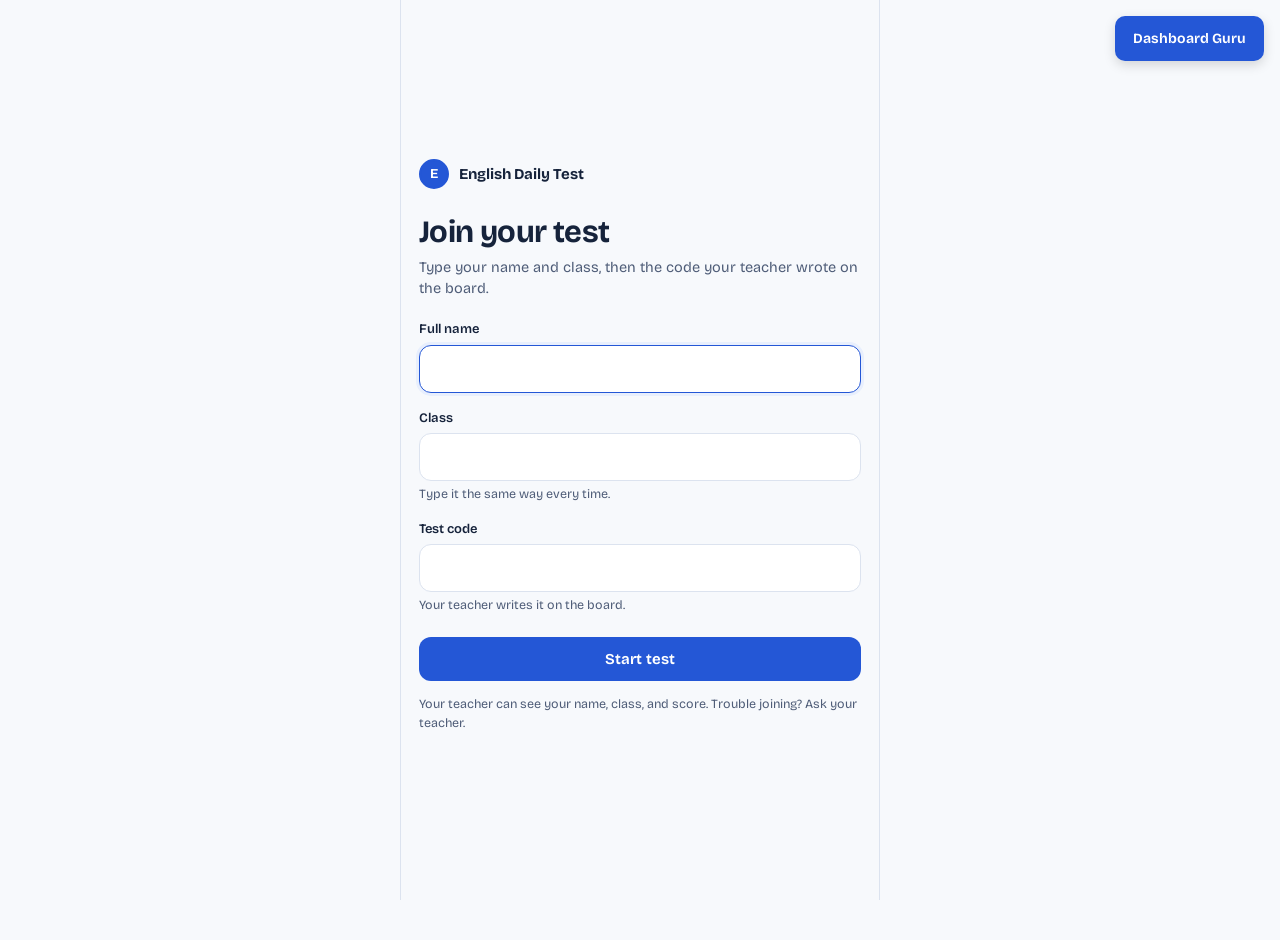
<file: frontend/index.html>
<!DOCTYPE html>
<html lang="en">
<head>
  <meta charset="UTF-8">
  <meta name="viewport" content="width=device-width, initial-scale=1, viewport-fit=cover">
  <meta name="robots" content="noindex">
  <title>Join your test | English Daily Test</title>
  <link rel="stylesheet" href="https://fonts.googleapis.com/css2?family=Bricolage+Grotesque:opsz,wght@12..96,400..800&family=Source+Serif+4:opsz,wght@8..60,400..650&display=swap">
  <link rel="stylesheet" href="assets/css/tokens.css">
  <link rel="stylesheet" href="assets/css/base.css">
  <link rel="stylesheet" href="assets/css/student.css">
</head>
<body>
  <div id="app"></div>

  <div style="padding: 20px; text-align: center;">
    <a
     href="/teacher/"
     class="teacher-link"
     id="teacherLink"
    >
     Dashboard Guru
    </a>
  </div>

  <noscript>This app needs JavaScript. Please turn it on in your browser.</noscript>
  <script type="module" src="assets/js/student/app.js"></script>

</body>
</html>
</file>
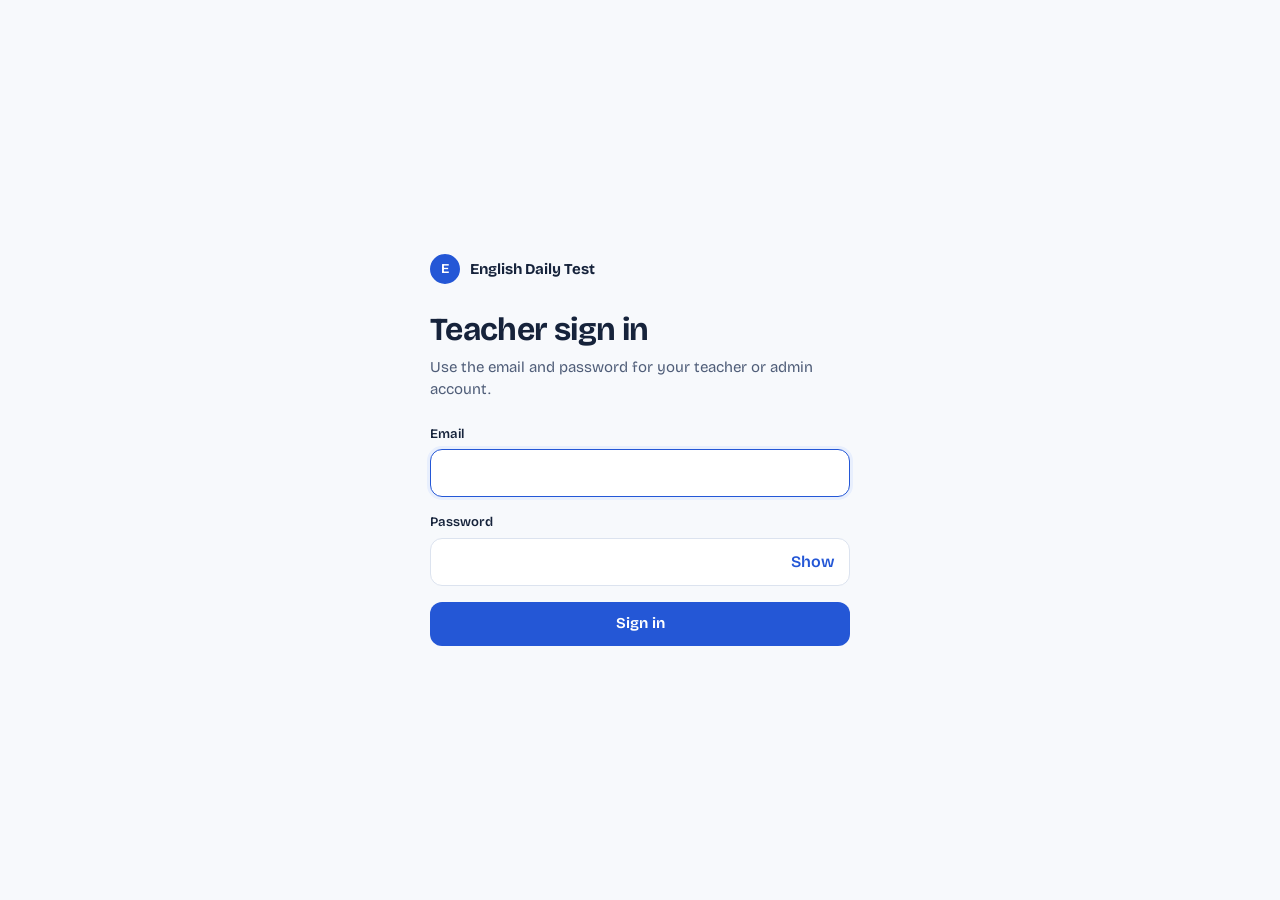
<file: frontend/teacher/index.html>
<!DOCTYPE html>
<html lang="en">
<head>
  <meta charset="UTF-8">
  <meta name="viewport" content="width=device-width, initial-scale=1, viewport-fit=cover">
  <meta name="robots" content="noindex">
  <title>Teacher sign in | English Daily Test</title>
  <link rel="stylesheet" href="https://fonts.googleapis.com/css2?family=Bricolage+Grotesque:opsz,wght@12..96,400..800&family=Source+Serif+4:opsz,wght@8..60,400..650&display=swap">
  <link rel="stylesheet" href="../assets/css/tokens.css">
  <link rel="stylesheet" href="../assets/css/base.css">
  <link rel="stylesheet" href="../assets/css/teacher.css">
  <link rel="stylesheet" href="../assets/css/questions.css">
  <link rel="stylesheet" href="../assets/css/results.css">
</head>
<body>
  <div id="app"></div>
  <noscript>This app needs JavaScript. Please turn it on in your browser.</noscript>
  <script type="module" src="../assets/js/teacher/app.js"></script>
</body>
</html>
</file>
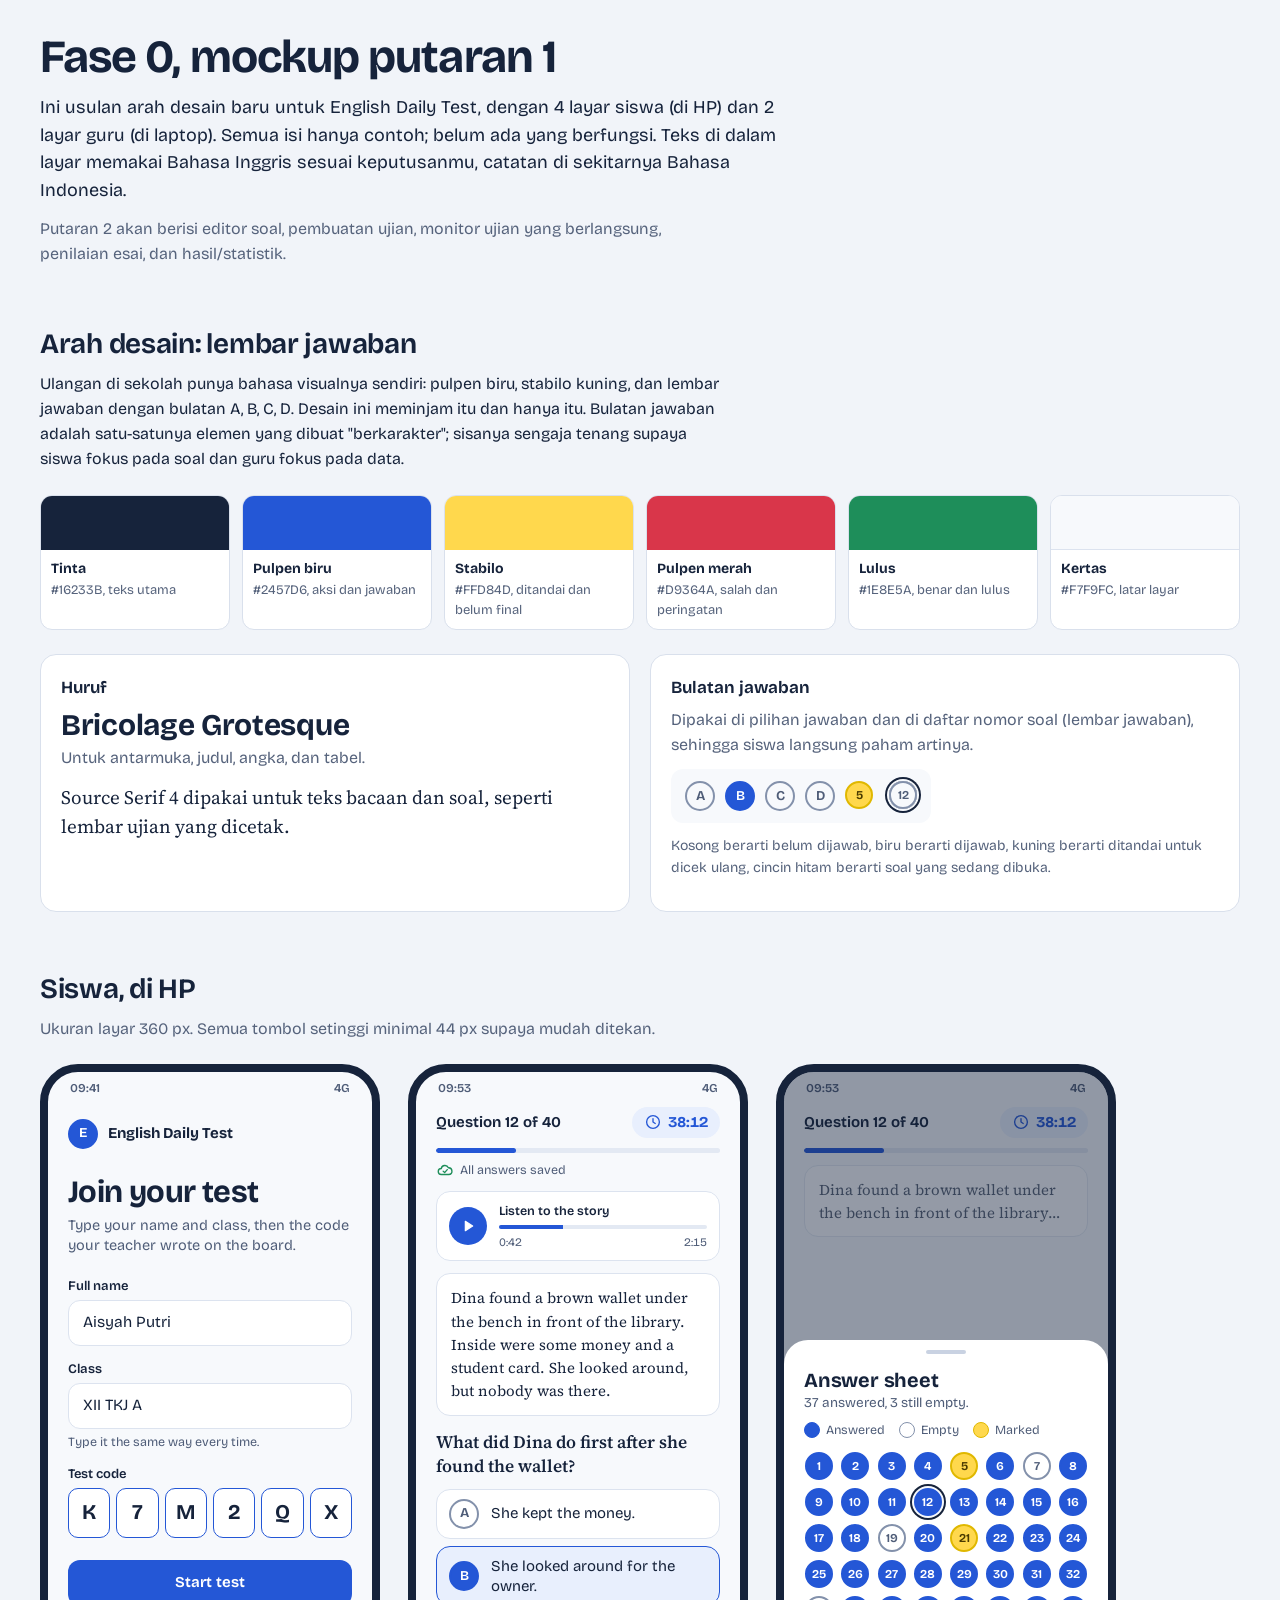
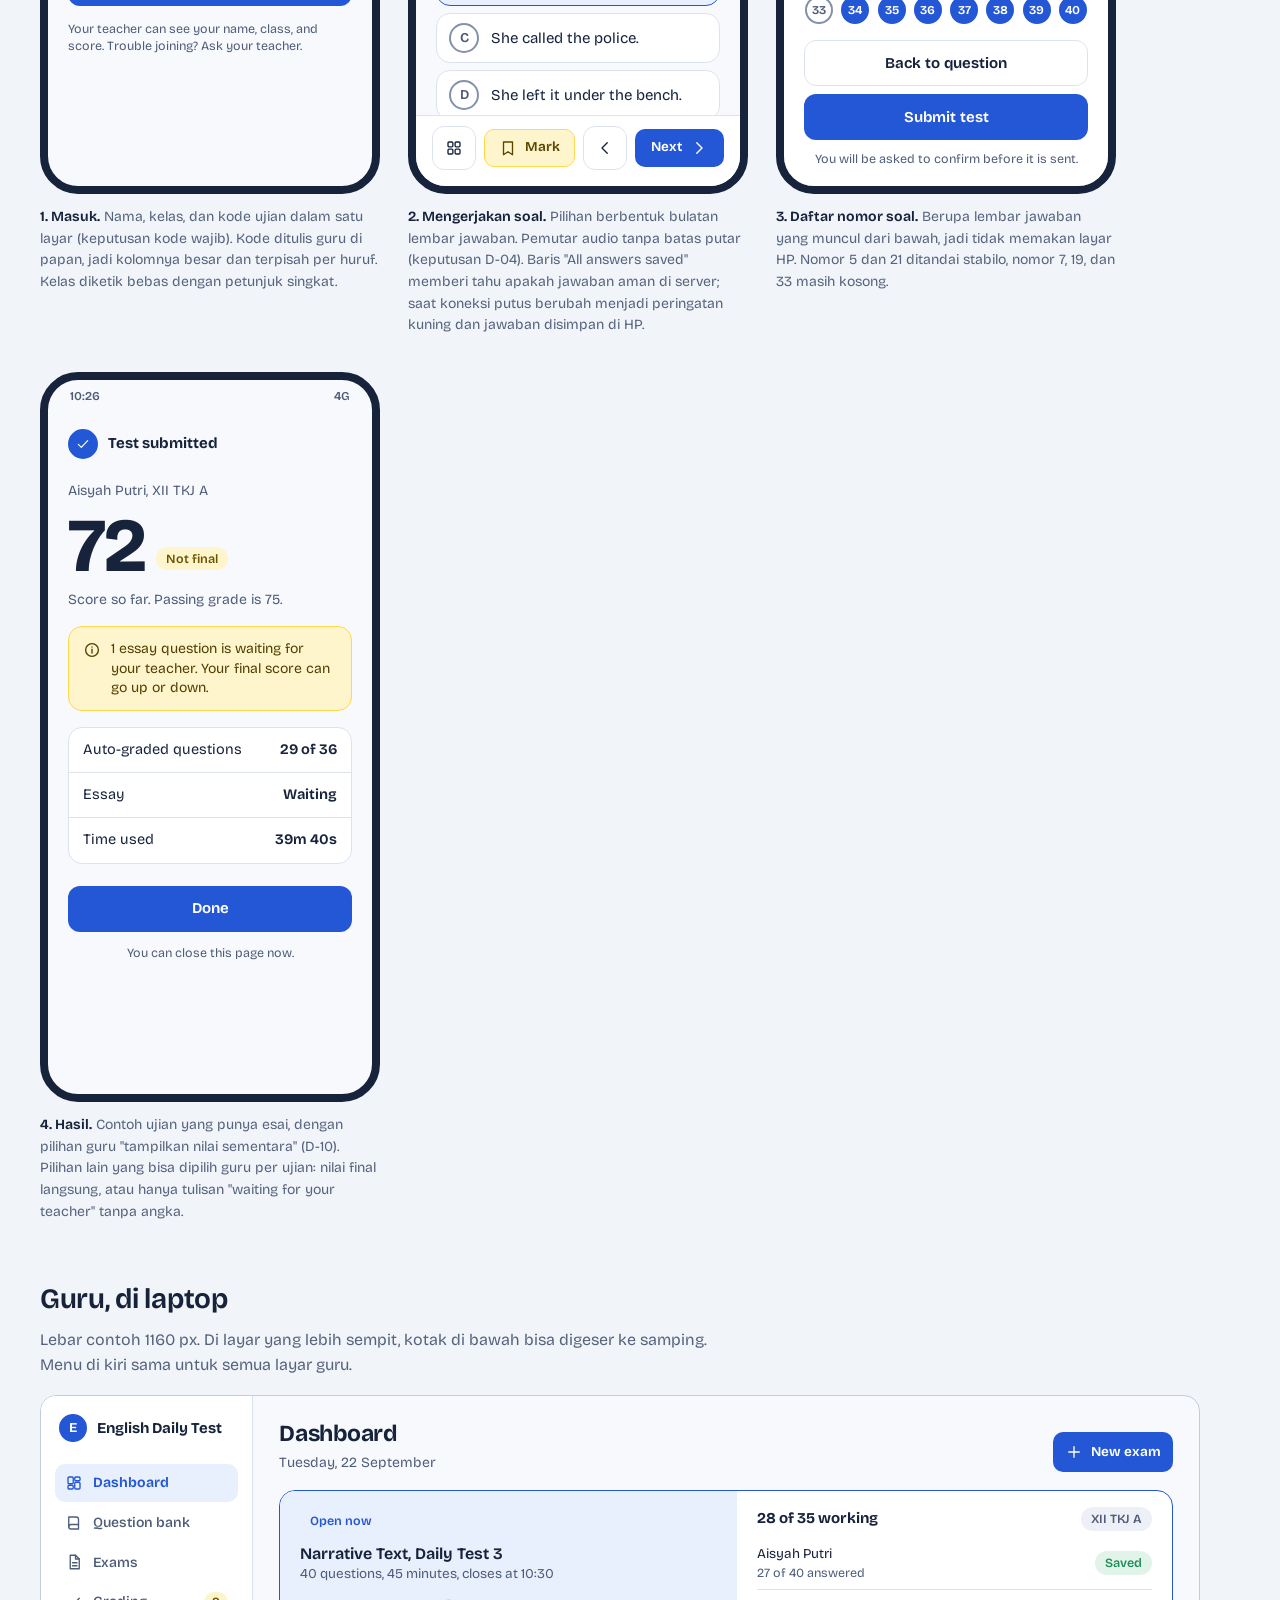
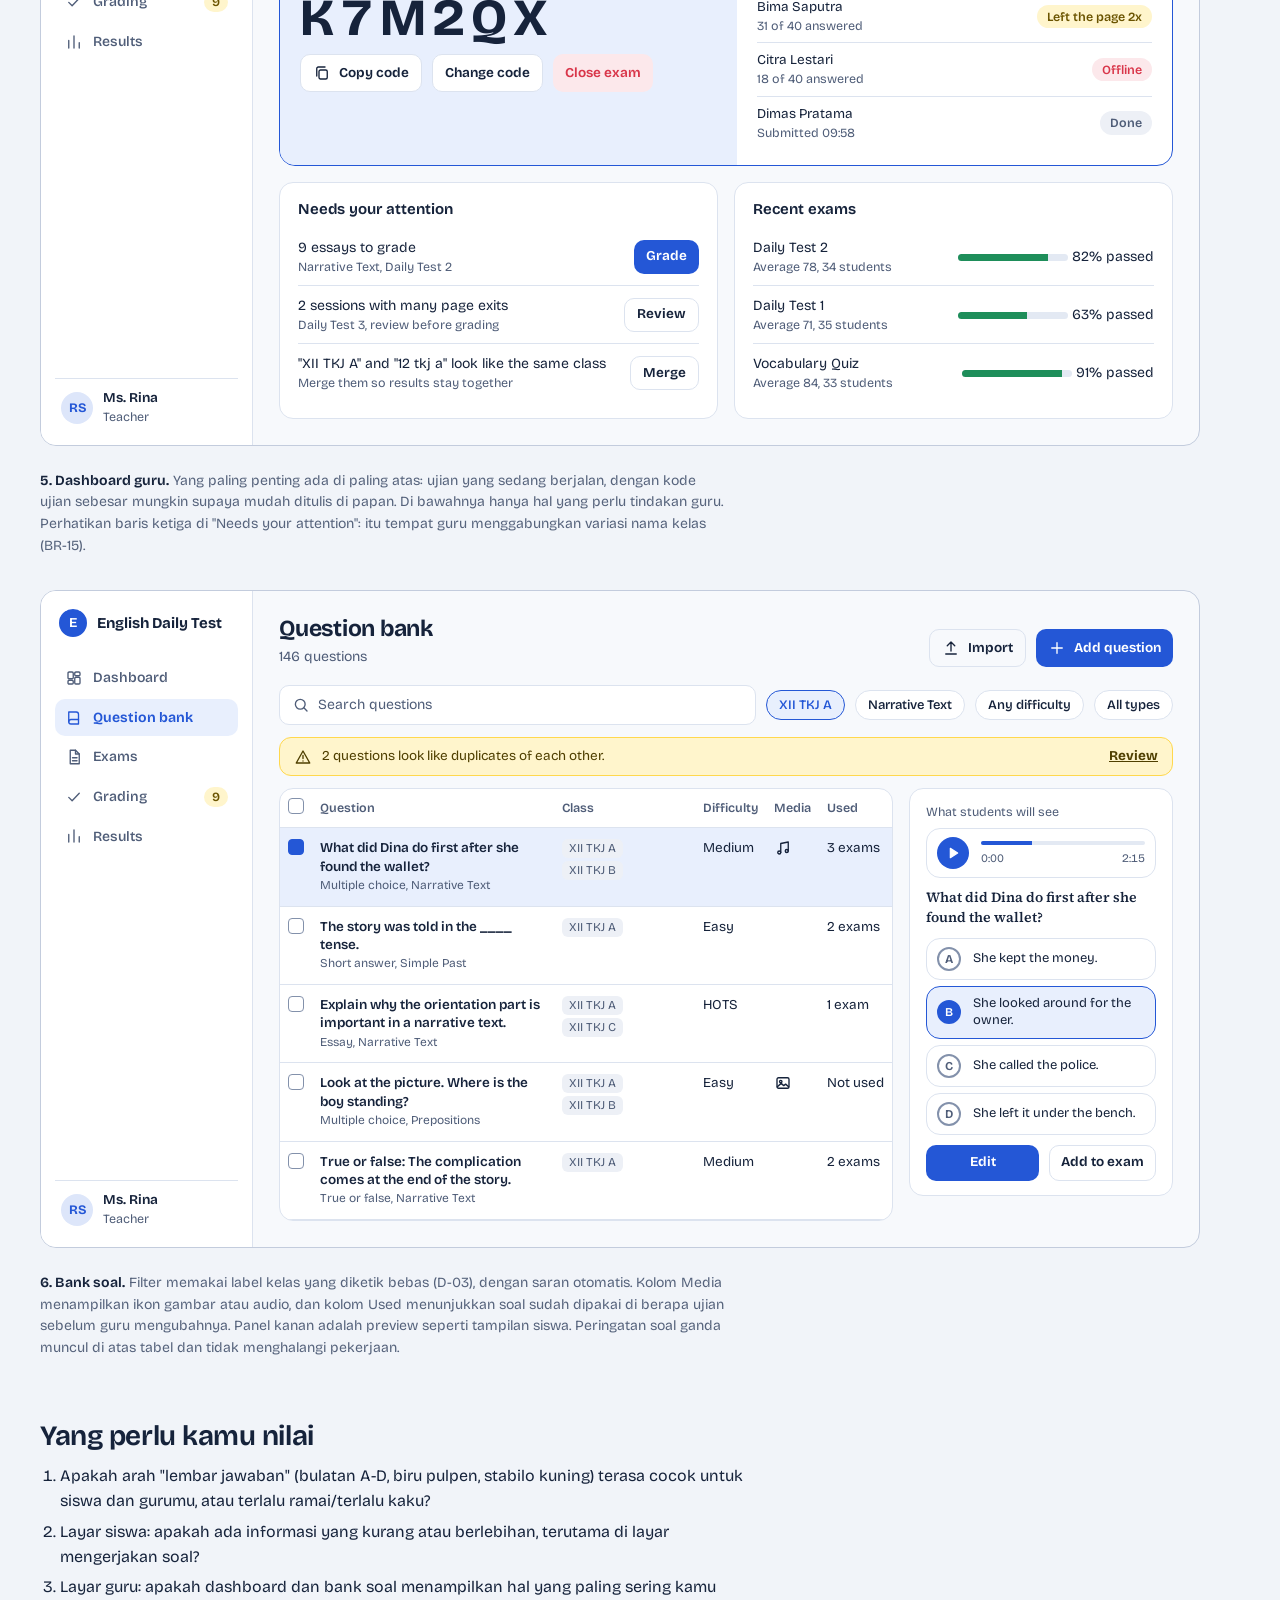
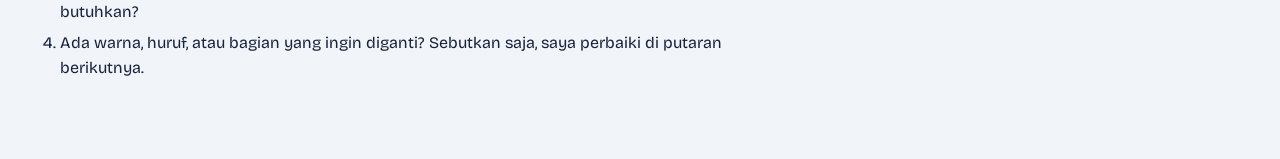
<file: docs/mockups/round-1.html>
<!DOCTYPE html>
<html lang="id">
<head>
<meta charset="UTF-8">
<meta name="viewport" content="width=device-width, initial-scale=1, viewport-fit=cover">
<title>Fase 0 — Mockup putaran 1</title>
<link rel="stylesheet" href="https://fonts.googleapis.com/css2?family=Bricolage+Grotesque:opsz,wght@12..96,400..800&family=Source+Serif+4:opsz,wght@8..60,400..650&display=swap">
<style>
/* ---------- Board chrome (theme-aware) ---------- */
:root{
  box-sizing:border-box;
  padding-top:env(safe-area-inset-top,0px);
  padding-bottom:env(safe-area-inset-bottom,0px);
  --bg:#F1F4F9; --surface:#FFFFFF; --text:#16233B; --muted:#56637C; --line:#D9E0EC; --accent:#2457D6; --accent-tint:#E8EFFD; --mark:#FFD84D;
}
@media (prefers-color-scheme: dark){
  :root:not([data-theme="light"]){
    --bg:#0E1524; --surface:#172038; --text:#E8EDF7; --muted:#A3B0C8; --line:#2A3757; --accent:#86A6FF; --accent-tint:#1F2D55; --mark:#FFD84D;
  }
}
:root[data-theme="dark"]{
  --bg:#0E1524; --surface:#172038; --text:#E8EDF7; --muted:#A3B0C8; --line:#2A3757; --accent:#86A6FF; --accent-tint:#1F2D55; --mark:#FFD84D;
}
html{scroll-padding-top:env(safe-area-inset-top,0px);scroll-behavior:smooth}
*,*::before,*::after{box-sizing:border-box}
body{margin:0;background:var(--bg);color:var(--text);font-family:'Bricolage Grotesque',system-ui,-apple-system,'Segoe UI',sans-serif;font-size:16px;line-height:1.55}
.wrap{max-width:1240px;margin:0 auto;padding:32px 20px 72px}
h1{font-size:clamp(30px,5vw,46px);line-height:1.08;margin:0 0 12px;font-weight:700;letter-spacing:-0.02em}
h2{font-size:clamp(22px,3vw,28px);margin:56px 0 6px;font-weight:650;letter-spacing:-0.01em}
h3{font-size:17px;margin:0 0 6px;font-weight:650}
p{margin:0 0 12px;max-width:68ch}
.muted{color:var(--muted)}
.lead{font-size:18px;max-width:62ch}
.tokens{display:grid;grid-template-columns:repeat(auto-fit,minmax(150px,1fr));gap:12px;margin:24px 0}
.swatch{background:var(--surface);border:1px solid var(--line);border-radius:12px;overflow:hidden}
.swatch i{display:block;height:54px}
.swatch b{display:block;padding:8px 10px 0;font-size:14px}
.swatch span{display:block;padding:0 10px 9px;font-size:13px;color:var(--muted)}
.principle{display:grid;grid-template-columns:minmax(0,1fr) minmax(0,1fr);gap:20px;margin-top:8px}
@media (max-width:760px){.principle{grid-template-columns:1fr}}
.panel{background:var(--surface);border:1px solid var(--line);border-radius:16px;padding:20px}
.specimen-serif{font-family:'Source Serif 4',Georgia,serif;font-size:19px;line-height:1.5;margin:8px 0 0}
.row-bubbles{display:flex;gap:10px;margin-top:10px}
.devices{display:flex;flex-wrap:wrap;gap:36px 28px;align-items:flex-start;margin-top:22px}
.device{margin:0;width:340px}
.device figcaption{margin-top:12px;font-size:14px;color:var(--muted);max-width:340px}
.device figcaption b{color:var(--text);font-weight:650}
.scroller{overflow-x:auto;padding-bottom:12px;margin-top:18px}
.desk-wrap{margin-bottom:34px}
.desk-wrap .cap{font-size:14px;color:var(--muted);max-width:76ch;margin-top:12px}
.desk-wrap .cap b{color:var(--text);font-weight:650}
.checks{margin:0;padding-left:20px}
.checks li{margin-bottom:6px;max-width:70ch}

/* ---------- Mockup screens (always light, so what you see is the real app look) ---------- */
.screen{
  --paper:#F7F9FC; --card:#FFFFFF; --ink:#16233B; --ink2:#4F5D78; --line:#DCE3EF;
  --pen:#2457D6; --pen-tint:#E8EFFD; --mark:#FFD84D; --mark-tint:#FFF5CC;
  --red:#D9364A; --red-tint:#FCE8EB; --green:#1E8E5A; --green-tint:#E2F4EA;
  font-family:'Bricolage Grotesque',system-ui,sans-serif; color:var(--ink); background:var(--paper); line-height:1.4; font-size:14px;
}
.screen svg.i{width:18px;height:18px;fill:none;stroke:currentColor;stroke-width:1.8;stroke-linecap:round;stroke-linejoin:round;flex:none}
.screen button{font:inherit;cursor:default}
.phone{width:340px;height:730px;border:8px solid #16233B;border-radius:38px;overflow:hidden;display:flex;flex-direction:column;position:relative}
.sbar{display:flex;justify-content:space-between;padding:8px 22px 4px;font-size:12px;font-weight:600;color:var(--ink2)}
.pad{padding:0 20px}
.btn{display:flex;align-items:center;justify-content:center;gap:8px;border:0;border-radius:12px;padding:0 16px;height:46px;font-weight:650;font-size:15px;background:var(--pen);color:#fff}
.btn.ghost{background:transparent;border:1.5px solid var(--line);color:var(--ink)}
.btn.small{height:38px;font-size:13.5px;padding:0 12px;border-radius:10px}
.btn.mark{background:var(--mark-tint);border:1.5px solid var(--mark);color:#5A4700}
.btn.danger{background:var(--red-tint);color:var(--red)}
.field{margin-bottom:14px}
.field label{display:block;font-size:13px;font-weight:600;margin-bottom:5px}
.input{height:46px;border:1.5px solid var(--line);background:var(--card);border-radius:12px;padding:0 14px;display:flex;align-items:center;font-size:15.5px}
.hint{font-size:12.5px;color:var(--ink2);margin-top:4px}
.code{display:flex;gap:6px}
.code span{flex:1;height:50px;border:1.5px solid var(--line);background:var(--card);border-radius:10px;display:grid;place-items:center;font-size:21px;font-weight:700;letter-spacing:0}
.code span.on{border-color:var(--pen)}
.bubble{width:30px;height:30px;border-radius:50%;border:2px solid #8391AB;display:grid;place-items:center;font-weight:650;font-size:13.5px;color:var(--ink2);flex:none;background:transparent}
.bubble.fill{background:var(--pen);border-color:var(--pen);color:#fff}
.bubble.mk{background:var(--mark);border-color:#E0B800;color:#4A3B00}
.bubble.cur{box-shadow:0 0 0 2px var(--paper),0 0 0 4px var(--ink)}
.bubble.sm{width:28px;height:28px;font-size:12px}
.pill{display:inline-flex;align-items:center;gap:6px;border-radius:999px;padding:3px 10px;font-size:12.5px;font-weight:600;background:var(--pen-tint);color:var(--pen)}
.pill.warn{background:var(--mark-tint);color:#6B5400}
.pill.ok{background:var(--green-tint);color:var(--green)}
.pill.bad{background:var(--red-tint);color:var(--red)}
.pill.plain{background:#EDF0F6;color:var(--ink2)}
.timer{display:inline-flex;align-items:center;gap:6px;font-weight:700;font-size:15px;color:var(--pen);background:var(--pen-tint);border-radius:999px;padding:5px 12px;font-variant-numeric:tabular-nums}
.serif{font-family:'Source Serif 4',Georgia,serif}

/* exam screen */
.qtop{display:flex;align-items:center;justify-content:space-between;padding:6px 20px 10px}
.qtop .q{font-weight:650;font-size:15px}
.bar{height:5px;background:#E3E9F3;margin:0 20px;border-radius:9px;overflow:hidden}
.bar i{display:block;height:100%;background:var(--pen);border-radius:9px}
.saved{display:flex;align-items:center;gap:6px;font-size:12.5px;color:var(--ink2);padding:8px 20px 0}
.saved .i{color:var(--green)}
.qbody{flex:1;overflow:hidden;padding:12px 20px 0}
.audio{display:flex;align-items:center;gap:12px;background:var(--card);border:1.5px solid var(--line);border-radius:14px;padding:10px 12px;margin-bottom:12px}
.play{width:38px;height:38px;border-radius:50%;background:var(--pen);color:#fff;display:grid;place-items:center;flex:none}
.screen .play svg.i{fill:#fff;stroke:#fff;width:16px;height:16px}
.track{flex:1}
.track .t{height:4px;border-radius:9px;background:#E3E9F3;overflow:hidden}
.track .t i{display:block;height:100%;width:31%;background:var(--pen)}
.track .n{display:flex;justify-content:space-between;font-size:11.5px;color:var(--ink2);margin-top:5px;font-variant-numeric:tabular-nums}
.passage{background:var(--card);border:1.5px solid var(--line);border-radius:14px;padding:12px 14px;font-size:15px;line-height:1.55;margin-bottom:14px}
.qtext{font-size:17.5px;line-height:1.4;font-weight:600;margin:0 0 10px}
.opt{display:flex;gap:12px;align-items:center;border:1.5px solid var(--line);background:var(--card);border-radius:14px;padding:9px 12px;margin-bottom:7px;font-size:15px;line-height:1.35}
.opt.sel{border-color:var(--pen);background:var(--pen-tint)}
.qnav{display:flex;gap:8px;align-items:center;padding:10px 16px 16px;border-top:1px solid var(--line);background:var(--card)}
.icobtn{width:44px;height:44px;border-radius:12px;border:1.5px solid var(--line);display:grid;place-items:center;background:var(--card);color:var(--ink);flex:none}

/* palette sheet */
.dim{position:absolute;inset:0;background:rgba(22,35,59,.45)}
.sheet{position:absolute;left:0;right:0;bottom:0;background:var(--card);border-radius:24px 24px 0 0;padding:10px 20px 18px}
.grab{width:40px;height:4px;border-radius:9px;background:#C9D2E2;margin:0 auto 12px}
.legend{display:flex;flex-wrap:wrap;gap:8px 14px;font-size:12.5px;color:var(--ink2);margin:8px 0 14px}
.legend span{display:flex;align-items:center;gap:6px}
.legend .bubble{width:16px;height:16px;border-width:1.5px}
.sheetgrid{display:grid;grid-template-columns:repeat(8,1fr);gap:8px 6px;justify-items:center;margin-bottom:16px}

/* result */
.score{font-size:76px;line-height:1;font-weight:750;letter-spacing:-0.03em}
.card{background:var(--card);border:1.5px solid var(--line);border-radius:14px}
.kv{display:flex;justify-content:space-between;padding:12px 14px;border-bottom:1px solid var(--line);font-size:14.5px}
.kv:last-child{border-bottom:0}
.kv b{font-weight:650;white-space:nowrap}
.note{display:flex;gap:10px;background:var(--mark-tint);border:1.5px solid var(--mark);border-radius:14px;padding:12px 14px;font-size:14px;color:#4F3F00}

/* desktop frames */
.desk{width:1160px;border:1px solid #C3CCDD;border-radius:16px;overflow:hidden;display:flex;background:var(--paper);box-shadow:none}
.side{width:212px;background:var(--card);border-right:1px solid var(--line);padding:18px 14px;display:flex;flex-direction:column;flex:none}
.brand{display:flex;align-items:center;gap:10px;font-weight:700;font-size:15px;margin-bottom:22px;padding:0 4px}
.brand .bubble{width:28px;height:28px;background:var(--pen);border-color:var(--pen);color:#fff}
.nav a{display:flex;align-items:center;gap:10px;padding:9px 10px;border-radius:10px;color:var(--ink2);font-weight:550;margin-bottom:2px;text-decoration:none}
.nav a.on{background:var(--pen-tint);color:var(--pen);font-weight:650}
.me{margin-top:auto;display:flex;align-items:center;gap:10px;padding:10px 6px 0;border-top:1px solid var(--line);font-size:13.5px}
.av{width:32px;height:32px;border-radius:50%;background:#DDE6FA;color:var(--pen);display:grid;place-items:center;font-weight:700;font-size:13px}
.main{flex:1;padding:22px 26px 26px;min-width:0}
.head{display:flex;justify-content:space-between;align-items:flex-end;margin-bottom:18px;gap:16px}
.head h4{margin:0;font-size:23px;font-weight:700;letter-spacing:-0.01em}
.head p{margin:2px 0 0;color:var(--ink2);font-size:14px}
.now{display:grid;grid-template-columns:1.05fr 1fr;gap:0;border:1.5px solid var(--pen);border-radius:16px;background:var(--card);overflow:hidden;margin-bottom:16px}
.now .l{padding:18px 20px;background:var(--pen-tint)}
.now .r{padding:16px 20px}
.bigcode{font-size:52px;font-weight:750;letter-spacing:.14em;line-height:1;margin:8px 0 10px;color:var(--ink);font-variant-numeric:tabular-nums}
.row{display:flex;align-items:center;gap:10px}
.live{display:flex;justify-content:space-between;align-items:center;padding:8px 0;border-bottom:1px solid var(--line);font-size:13.5px}
.live:last-child{border-bottom:0}
.grid2{display:grid;grid-template-columns:1fr 1fr;gap:16px}
.list{padding:16px 18px}
.list h5{margin:0 0 8px;font-size:15px;font-weight:650}
.item{display:flex;justify-content:space-between;align-items:center;gap:12px;padding:10px 0;border-bottom:1px solid var(--line);font-size:14px}
.item:last-child{border-bottom:0}
.item small{display:block;color:var(--ink2);font-size:12.5px}
.meter{width:110px;height:7px;background:#E3E9F3;border-radius:9px;overflow:hidden;display:inline-block;vertical-align:middle}
.meter i{display:block;height:100%;background:var(--green)}
.toolbar{display:flex;gap:10px;align-items:center;margin-bottom:12px;flex-wrap:wrap}
.search{flex:1;min-width:200px;height:40px;border:1.5px solid var(--line);border-radius:10px;background:var(--card);display:flex;align-items:center;gap:8px;padding:0 12px;color:var(--ink2)}
.chip{display:inline-flex;align-items:center;gap:6px;border:1.5px solid var(--line);background:var(--card);border-radius:999px;padding:5px 12px;font-size:13px;font-weight:550}
.chip.on{border-color:var(--pen);background:var(--pen-tint);color:var(--pen)}
.banner{display:flex;align-items:center;justify-content:space-between;gap:12px;background:var(--mark-tint);border:1.5px solid var(--mark);border-radius:12px;padding:9px 14px;margin-bottom:12px;font-size:13.5px;color:#4F3F00}
table.t{width:100%;border-collapse:collapse;font-size:13.5px}
table.t th{text-align:left;font-weight:600;color:var(--ink2);font-size:12.5px;padding:9px 8px;border-bottom:1.5px solid var(--line)}
table.t td:last-child{white-space:nowrap}
table.t td{padding:11px 8px;border-bottom:1px solid var(--line);vertical-align:top}
table.t tr.sel td{background:var(--pen-tint)}
.qcell{max-width:250px}
.qcell b{display:block;font-weight:600;line-height:1.35}
.qcell small{color:var(--ink2);font-size:12px}
.cols{display:grid;grid-template-columns:minmax(0,1fr) 264px;gap:16px}
.prev{padding:14px 16px;align-self:start}
.prev .cap2{font-size:12.5px;color:var(--ink2);margin-bottom:8px}
.prev .opt{padding:8px 10px;font-size:13px;margin-bottom:6px}
.prev .bubble{width:24px;height:24px;font-size:12px}
.chk{width:16px;height:16px;border:1.5px solid #8391AB;border-radius:4px;display:inline-block}
.chk.on{background:var(--pen);border-color:var(--pen)}
.tag{display:inline-block;background:#EDF0F6;color:var(--ink2);border-radius:6px;padding:1px 7px;font-size:12px;margin:0 4px 3px 0}
</style>
</head>
<body>

<svg width="0" height="0" style="position:absolute" aria-hidden="true">
  <defs>
    <symbol id="i-play" viewBox="0 0 24 24"><path d="M8 5v14l11-7z"/></symbol>
    <symbol id="i-check" viewBox="0 0 24 24"><path d="M5 12.5l4.5 4.5L19 7"/></symbol>
    <symbol id="i-flag" viewBox="0 0 24 24"><path d="M6 4h12v17l-6-4-6 4z"/></symbol>
    <symbol id="i-left" viewBox="0 0 24 24"><path d="M15 5l-7 7 7 7"/></symbol>
    <symbol id="i-right" viewBox="0 0 24 24"><path d="M9 5l7 7-7 7"/></symbol>
    <symbol id="i-cloud" viewBox="0 0 24 24"><path d="M7 18a4 4 0 010-8 5 5 0 019.5-1A3.6 3.6 0 0117 18z"/><path d="M9.5 13.5l2 2 3.5-4"/></symbol>
    <symbol id="i-clock" viewBox="0 0 24 24"><circle cx="12" cy="12" r="8.5"/><path d="M12 7.5V12l3 2"/></symbol>
    <symbol id="i-grid" viewBox="0 0 24 24"><rect x="4" y="4" width="6.5" height="6.5" rx="1.5"/><rect x="13.5" y="4" width="6.5" height="6.5" rx="1.5"/><rect x="4" y="13.5" width="6.5" height="6.5" rx="1.5"/><rect x="13.5" y="13.5" width="6.5" height="6.5" rx="1.5"/></symbol>
    <symbol id="i-search" viewBox="0 0 24 24"><circle cx="11" cy="11" r="6.5"/><path d="M20 20l-4.2-4.2"/></symbol>
    <symbol id="i-upload" viewBox="0 0 24 24"><path d="M12 16V4M7 9l5-5 5 5M5 20h14"/></symbol>
    <symbol id="i-plus" viewBox="0 0 24 24"><path d="M12 5v14M5 12h14"/></symbol>
    <symbol id="i-image" viewBox="0 0 24 24"><rect x="4" y="5" width="16" height="14" rx="2"/><circle cx="9" cy="10" r="1.6"/><path d="M4.5 17l5-4.5 3.5 3 2.5-2 4 3.5"/></symbol>
    <symbol id="i-audio" viewBox="0 0 24 24"><path d="M9 18V6l10-2v12"/><circle cx="7" cy="18" r="2"/><circle cx="17" cy="16" r="2"/></symbol>
    <symbol id="i-dash" viewBox="0 0 24 24"><rect x="4" y="4" width="7" height="9" rx="1.5"/><rect x="13" y="4" width="7" height="5" rx="1.5"/><rect x="13" y="11" width="7" height="9" rx="1.5"/><rect x="4" y="15" width="7" height="5" rx="1.5"/></symbol>
    <symbol id="i-book" viewBox="0 0 24 24"><path d="M5 4h10a3 3 0 013 3v13H8a3 3 0 01-3-3z"/><path d="M5 17a3 3 0 013-3h10"/></symbol>
    <symbol id="i-doc" viewBox="0 0 24 24"><path d="M7 3h7l5 5v13H7z"/><path d="M14 3v5h5M10 13h6M10 17h6"/></symbol>
    <symbol id="i-chart" viewBox="0 0 24 24"><path d="M5 20V10M12 20V4M19 20v-7"/></symbol>
    <symbol id="i-copy" viewBox="0 0 24 24"><rect x="8" y="8" width="11" height="12" rx="2"/><path d="M5 16V6a2 2 0 012-2h9"/></symbol>
    <symbol id="i-alert" viewBox="0 0 24 24"><path d="M12 4l9 16H3z"/><path d="M12 10v4M12 17.2v.1"/></symbol>
    <symbol id="i-info" viewBox="0 0 24 24"><circle cx="12" cy="12" r="8.5"/><path d="M12 11v5M12 8v.1"/></symbol>
  </defs>
</svg>

<div class="wrap">

<header>
  <h1>Fase 0, mockup putaran 1</h1>
  <p class="lead">Ini usulan arah desain baru untuk English Daily Test, dengan 4 layar siswa (di HP) dan 2 layar guru (di laptop). Semua isi hanya contoh; belum ada yang berfungsi. Teks di dalam layar memakai Bahasa Inggris sesuai keputusanmu, catatan di sekitarnya Bahasa Indonesia.</p>
  <p class="muted">Putaran 2 akan berisi editor soal, pembuatan ujian, monitor ujian yang berlangsung, penilaian esai, dan hasil/statistik.</p>
</header>

<section aria-labelledby="arah">
  <h2 id="arah">Arah desain: lembar jawaban</h2>
  <p>Ulangan di sekolah punya bahasa visualnya sendiri: pulpen biru, stabilo kuning, dan lembar jawaban dengan bulatan A, B, C, D. Desain ini meminjam itu dan hanya itu. Bulatan jawaban adalah satu-satunya elemen yang dibuat "berkarakter"; sisanya sengaja tenang supaya siswa fokus pada soal dan guru fokus pada data.</p>
  <div class="tokens">
    <div class="swatch"><i style="background:#16233B"></i><b>Tinta</b><span>#16233B, teks utama</span></div>
    <div class="swatch"><i style="background:#2457D6"></i><b>Pulpen biru</b><span>#2457D6, aksi dan jawaban</span></div>
    <div class="swatch"><i style="background:#FFD84D"></i><b>Stabilo</b><span>#FFD84D, ditandai dan belum final</span></div>
    <div class="swatch"><i style="background:#D9364A"></i><b>Pulpen merah</b><span>#D9364A, salah dan peringatan</span></div>
    <div class="swatch"><i style="background:#1E8E5A"></i><b>Lulus</b><span>#1E8E5A, benar dan lulus</span></div>
    <div class="swatch"><i style="background:#F7F9FC;border-bottom:1px solid #DCE3EF"></i><b>Kertas</b><span>#F7F9FC, latar layar</span></div>
  </div>
  <div class="principle">
    <div class="panel">
      <h3>Huruf</h3>
      <div style="font-size:30px;font-weight:700;letter-spacing:-0.01em;line-height:1.15">Bricolage Grotesque</div>
      <p class="muted" style="margin-top:4px">Untuk antarmuka, judul, angka, dan tabel.</p>
      <div class="specimen-serif">Source Serif 4 dipakai untuk teks bacaan dan soal, seperti lembar ujian yang dicetak.</div>
    </div>
    <div class="panel">
      <h3>Bulatan jawaban</h3>
      <p class="muted">Dipakai di pilihan jawaban dan di daftar nomor soal (lembar jawaban), sehingga siswa langsung paham artinya.</p>
      <div class="row-bubbles screen" style="background:#F7F9FC;padding:12px 14px;border-radius:12px;width:max-content;max-width:100%">
        <span class="bubble">A</span><span class="bubble fill">B</span><span class="bubble">C</span><span class="bubble">D</span>
        <span class="bubble mk sm">5</span><span class="bubble cur sm" style="margin-left:6px">12</span>
      </div>
      <p class="muted" style="margin-top:12px;font-size:14px">Kosong berarti belum dijawab, biru berarti dijawab, kuning berarti ditandai untuk dicek ulang, cincin hitam berarti soal yang sedang dibuka.</p>
    </div>
  </div>
</section>

<section aria-labelledby="siswa">
  <h2 id="siswa">Siswa, di HP</h2>
  <p class="muted">Ukuran layar 360 px. Semua tombol setinggi minimal 44 px supaya mudah ditekan.</p>

  <div class="devices">

    <!-- S1: Join -->
    <figure class="device">
      <div class="phone screen">
        <div class="sbar"><span>09:41</span><span>4G</span></div>
        <div class="pad" style="padding-top:18px">
          <div class="row" style="margin-bottom:26px"><span class="bubble fill">E</span><b style="font-size:15px">English Daily Test</b></div>
          <div style="font-size:31px;font-weight:700;letter-spacing:-0.02em;line-height:1.08;margin-bottom:8px">Join your test</div>
          <p style="color:var(--ink2);margin:0 0 20px;font-size:14.5px">Type your name and class, then the code your teacher wrote on the board.</p>
          <div class="field"><label>Full name</label><div class="input">Aisyah Putri</div></div>
          <div class="field"><label>Class</label><div class="input">XII TKJ A</div><div class="hint">Type it the same way every time.</div></div>
          <div class="field"><label>Test code</label>
            <div class="code"><span class="on">K</span><span class="on">7</span><span class="on">M</span><span class="on">2</span><span class="on">Q</span><span class="on">X</span></div>
          </div>
          <div class="btn" style="margin-top:22px">Start test</div>
          <p style="font-size:12.5px;color:var(--ink2);margin:14px 0 0">Your teacher can see your name, class, and score. Trouble joining? Ask your teacher.</p>
        </div>
      </div>
      <figcaption><b>1. Masuk.</b> Nama, kelas, dan kode ujian dalam satu layar (keputusan kode wajib). Kode ditulis guru di papan, jadi kolomnya besar dan terpisah per huruf. Kelas diketik bebas dengan petunjuk singkat.</figcaption>
    </figure>

    <!-- S2: Question -->
    <figure class="device">
      <div class="phone screen">
        <div class="sbar"><span>09:53</span><span>4G</span></div>
        <div class="qtop"><span class="q">Question 12 of 40</span><span class="timer"><svg class="i"><use href="#i-clock"/></svg>38:12</span></div>
        <div class="bar"><i style="width:28%"></i></div>
        <div class="saved"><svg class="i"><use href="#i-cloud"/></svg>All answers saved</div>
        <div class="qbody">
          <div class="audio">
            <div class="play"><svg class="i"><use href="#i-play"/></svg></div>
            <div class="track"><div style="font-size:12.5px;font-weight:600;margin-bottom:6px">Listen to the story</div><div class="t"><i></i></div><div class="n"><span>0:42</span><span>2:15</span></div></div>
          </div>
          <div class="passage serif">Dina found a brown wallet under the bench in front of the library. Inside were some money and a student card. She looked around, but nobody was there.</div>
          <p class="qtext serif">What did Dina do first after she found the wallet?</p>
          <div class="opt"><span class="bubble">A</span><span>She kept the money.</span></div>
          <div class="opt sel"><span class="bubble fill">B</span><span>She looked around for the owner.</span></div>
          <div class="opt"><span class="bubble">C</span><span>She called the police.</span></div>
          <div class="opt"><span class="bubble">D</span><span>She left it under the bench.</span></div>
        </div>
        <div class="qnav">
          <div class="icobtn"><svg class="i"><use href="#i-grid"/></svg></div>
          <div class="btn mark small" style="flex:1"><svg class="i"><use href="#i-flag"/></svg>Mark</div>
          <div class="icobtn"><svg class="i"><use href="#i-left"/></svg></div>
          <div class="btn small" style="flex:1">Next<svg class="i"><use href="#i-right"/></svg></div>
        </div>
      </div>
      <figcaption><b>2. Mengerjakan soal.</b> Pilihan berbentuk bulatan lembar jawaban. Pemutar audio tanpa batas putar (keputusan D-04). Baris "All answers saved" memberi tahu apakah jawaban aman di server; saat koneksi putus berubah menjadi peringatan kuning dan jawaban disimpan di HP.</figcaption>
    </figure>

    <!-- S3: Palette sheet -->
    <figure class="device">
      <div class="phone screen">
        <div class="sbar"><span>09:53</span><span>4G</span></div>
        <div class="qtop"><span class="q">Question 12 of 40</span><span class="timer"><svg class="i"><use href="#i-clock"/></svg>38:12</span></div>
        <div class="bar"><i style="width:28%"></i></div>
        <div class="qbody"><div class="passage serif" style="opacity:.7">Dina found a brown wallet under the bench in front of the library…</div></div>
        <div class="dim"></div>
        <div class="sheet">
          <div class="grab"></div>
          <div style="font-size:20px;font-weight:700;letter-spacing:-0.01em">Answer sheet</div>
          <div style="color:var(--ink2);font-size:13.5px">37 answered, 3 still empty.</div>
          <div class="legend"><span><i class="bubble fill"></i>Answered</span><span><i class="bubble"></i>Empty</span><span><i class="bubble mk"></i>Marked</span></div>
          <div class="sheetgrid" id="sheetgrid"></div>
          <div class="btn ghost" style="margin-bottom:8px">Back to question</div>
          <div class="btn">Submit test</div>
          <div style="font-size:12.5px;color:var(--ink2);margin-top:10px;text-align:center">You will be asked to confirm before it is sent.</div>
        </div>
      </div>
      <figcaption><b>3. Daftar nomor soal.</b> Berupa lembar jawaban yang muncul dari bawah, jadi tidak memakan layar HP. Nomor 5 dan 21 ditandai stabilo, nomor 7, 19, dan 33 masih kosong.</figcaption>
    </figure>

    <!-- S4: Result partial -->
    <figure class="device">
      <div class="phone screen">
        <div class="sbar"><span>10:26</span><span>4G</span></div>
        <div class="pad" style="padding-top:20px">
          <div class="row" style="margin-bottom:22px"><span class="bubble fill"><svg class="i" style="width:16px;height:16px"><use href="#i-check"/></svg></span><b style="font-size:15px">Test submitted</b></div>
          <div style="color:var(--ink2);font-size:14px">Aisyah Putri, XII TKJ A</div>
          <div class="row" style="align-items:flex-end;gap:12px;margin:8px 0 6px"><span class="score">72</span><span class="pill warn" style="margin-bottom:14px">Not final</span></div>
          <div style="color:var(--ink2);font-size:14px;margin-bottom:16px">Score so far. Passing grade is 75.</div>
          <div class="note" style="margin-bottom:16px"><svg class="i" style="margin-top:2px"><use href="#i-info"/></svg><span>1 essay question is waiting for your teacher. Your final score can go up or down.</span></div>
          <div class="card">
            <div class="kv"><span>Auto-graded questions</span><b>29 of 36</b></div>
            <div class="kv"><span>Essay</span><b>Waiting</b></div>
            <div class="kv"><span>Time used</span><b>39m 40s</b></div>
          </div>
          <div class="btn" style="margin-top:22px">Done</div>
          <p style="font-size:12.5px;color:var(--ink2);margin:12px 0 0;text-align:center">You can close this page now.</p>
        </div>
      </div>
      <figcaption><b>4. Hasil.</b> Contoh ujian yang punya esai, dengan pilihan guru "tampilkan nilai sementara" (D-10). Pilihan lain yang bisa dipilih guru per ujian: nilai final langsung, atau hanya tulisan "waiting for your teacher" tanpa angka.</figcaption>
    </figure>

  </div>
</section>

<section aria-labelledby="guru">
  <h2 id="guru">Guru, di laptop</h2>
  <p class="muted">Lebar contoh 1160 px. Di layar yang lebih sempit, kotak di bawah bisa digeser ke samping. Menu di kiri sama untuk semua layar guru.</p>

  <div class="desk-wrap">
    <div class="scroller">
    <div class="desk screen">
      <aside class="side">
        <div class="brand"><span class="bubble">E</span>English Daily Test</div>
        <nav class="nav">
          <a class="on"><svg class="i"><use href="#i-dash"/></svg>Dashboard</a>
          <a><svg class="i"><use href="#i-book"/></svg>Question bank</a>
          <a><svg class="i"><use href="#i-doc"/></svg>Exams</a>
          <a><svg class="i"><use href="#i-check"/></svg>Grading<span class="pill warn" style="margin-left:auto;padding:1px 8px">9</span></a>
          <a><svg class="i"><use href="#i-chart"/></svg>Results</a>
        </nav>
        <div class="me"><span class="av">RS</span><div><b style="display:block;font-weight:650">Ms. Rina</b><span style="color:var(--ink2);font-size:12.5px">Teacher</span></div></div>
      </aside>
      <div class="main">
        <div class="head">
          <div><h4>Dashboard</h4><p>Tuesday, 22 September</p></div>
          <div class="btn small" style="height:40px"><svg class="i"><use href="#i-plus"/></svg>New exam</div>
        </div>

        <div class="now">
          <div class="l">
            <span class="pill">Open now</span>
            <div style="font-weight:650;font-size:16px;margin-top:10px">Narrative Text, Daily Test 3</div>
            <div style="color:var(--ink2);font-size:13.5px">40 questions, 45 minutes, closes at 10:30</div>
            <div class="bigcode">K7M2QX</div>
            <div class="row">
              <div class="btn small ghost" style="background:var(--card)"><svg class="i"><use href="#i-copy"/></svg>Copy code</div>
              <div class="btn small ghost" style="background:var(--card)">Change code</div>
              <div class="btn small danger">Close exam</div>
            </div>
          </div>
          <div class="r">
            <div class="row" style="justify-content:space-between;margin-bottom:6px"><b style="font-size:15px">28 of 35 working</b><span class="pill plain">XII TKJ A</span></div>
            <div class="live"><span>Aisyah Putri<small style="display:block;color:var(--ink2);font-size:12.5px">27 of 40 answered</small></span><span class="pill ok">Saved</span></div>
            <div class="live"><span>Bima Saputra<small style="display:block;color:var(--ink2);font-size:12.5px">31 of 40 answered</small></span><span class="pill warn">Left the page 2x</span></div>
            <div class="live"><span>Citra Lestari<small style="display:block;color:var(--ink2);font-size:12.5px">18 of 40 answered</small></span><span class="pill bad">Offline</span></div>
            <div class="live"><span>Dimas Pratama<small style="display:block;color:var(--ink2);font-size:12.5px">Submitted 09:58</small></span><span class="pill plain">Done</span></div>
          </div>
        </div>

        <div class="grid2">
          <div class="card list">
            <h5>Needs your attention</h5>
            <div class="item"><span>9 essays to grade<small>Narrative Text, Daily Test 2</small></span><div class="btn small" style="height:34px">Grade</div></div>
            <div class="item"><span>2 sessions with many page exits<small>Daily Test 3, review before grading</small></span><div class="btn small ghost" style="height:34px">Review</div></div>
            <div class="item"><span>"XII TKJ A" and "12 tkj a" look like the same class<small>Merge them so results stay together</small></span><div class="btn small ghost" style="height:34px">Merge</div></div>
          </div>
          <div class="card list">
            <h5>Recent exams</h5>
            <div class="item"><span>Daily Test 2<small>Average 78, 34 students</small></span><span><span class="meter"><i style="width:82%"></i></span> 82% passed</span></div>
            <div class="item"><span>Daily Test 1<small>Average 71, 35 students</small></span><span><span class="meter"><i style="width:63%"></i></span> 63% passed</span></div>
            <div class="item"><span>Vocabulary Quiz<small>Average 84, 33 students</small></span><span><span class="meter"><i style="width:91%"></i></span> 91% passed</span></div>
          </div>
        </div>
      </div>
    </div>
    </div>
    <p class="cap"><b>5. Dashboard guru.</b> Yang paling penting ada di paling atas: ujian yang sedang berjalan, dengan kode ujian sebesar mungkin supaya mudah ditulis di papan. Di bawahnya hanya hal yang perlu tindakan guru. Perhatikan baris ketiga di "Needs your attention": itu tempat guru menggabungkan variasi nama kelas (BR-15).</p>
  </div>

  <div class="desk-wrap">
    <div class="scroller">
    <div class="desk screen">
      <aside class="side">
        <div class="brand"><span class="bubble">E</span>English Daily Test</div>
        <nav class="nav">
          <a><svg class="i"><use href="#i-dash"/></svg>Dashboard</a>
          <a class="on"><svg class="i"><use href="#i-book"/></svg>Question bank</a>
          <a><svg class="i"><use href="#i-doc"/></svg>Exams</a>
          <a><svg class="i"><use href="#i-check"/></svg>Grading<span class="pill warn" style="margin-left:auto;padding:1px 8px">9</span></a>
          <a><svg class="i"><use href="#i-chart"/></svg>Results</a>
        </nav>
        <div class="me"><span class="av">RS</span><div><b style="display:block;font-weight:650">Ms. Rina</b><span style="color:var(--ink2);font-size:12.5px">Teacher</span></div></div>
      </aside>
      <div class="main">
        <div class="head">
          <div><h4>Question bank</h4><p>146 questions</p></div>
          <div class="row"><div class="btn small ghost"><svg class="i"><use href="#i-upload"/></svg>Import</div><div class="btn small"><svg class="i"><use href="#i-plus"/></svg>Add question</div></div>
        </div>
        <div class="toolbar">
          <div class="search"><svg class="i"><use href="#i-search"/></svg>Search questions</div>
          <span class="chip on">XII TKJ A</span><span class="chip">Narrative Text</span><span class="chip">Any difficulty</span><span class="chip">All types</span>
        </div>
        <div class="banner"><span class="row"><svg class="i"><use href="#i-alert"/></svg>2 questions look like duplicates of each other.</span><b style="text-decoration:underline">Review</b></div>
        <div class="cols">
          <div class="card" style="overflow:hidden">
            <table class="t">
              <thead><tr><th style="width:26px"><span class="chk"></span></th><th>Question</th><th>Class</th><th>Difficulty</th><th>Media</th><th>Used</th></tr></thead>
              <tbody>
                <tr class="sel"><td><span class="chk on"></span></td><td class="qcell"><b>What did Dina do first after she found the wallet?</b><small>Multiple choice, Narrative Text</small></td><td><span class="tag">XII TKJ A</span><span class="tag">XII TKJ B</span></td><td>Medium</td><td><svg class="i"><use href="#i-audio"/></svg></td><td>3 exams</td></tr>
                <tr><td><span class="chk"></span></td><td class="qcell"><b>The story was told in the ____ tense.</b><small>Short answer, Simple Past</small></td><td><span class="tag">XII TKJ A</span></td><td>Easy</td><td></td><td>2 exams</td></tr>
                <tr><td><span class="chk"></span></td><td class="qcell"><b>Explain why the orientation part is important in a narrative text.</b><small>Essay, Narrative Text</small></td><td><span class="tag">XII TKJ A</span><span class="tag">XII TKJ C</span></td><td>HOTS</td><td></td><td>1 exam</td></tr>
                <tr><td><span class="chk"></span></td><td class="qcell"><b>Look at the picture. Where is the boy standing?</b><small>Multiple choice, Prepositions</small></td><td><span class="tag">XII TKJ A</span><span class="tag">XII TKJ B</span></td><td>Easy</td><td><svg class="i"><use href="#i-image"/></svg></td><td>Not used</td></tr>
                <tr><td><span class="chk"></span></td><td class="qcell"><b>True or false: The complication comes at the end of the story.</b><small>True or false, Narrative Text</small></td><td><span class="tag">XII TKJ A</span></td><td>Medium</td><td></td><td>2 exams</td></tr>
              </tbody>
            </table>
          </div>
          <aside class="card prev">
            <div class="cap2">What students will see</div>
            <div class="audio" style="margin-bottom:10px;padding:8px 10px"><div class="play" style="width:32px;height:32px"><svg class="i"><use href="#i-play"/></svg></div><div class="track"><div class="t"><i></i></div><div class="n"><span>0:00</span><span>2:15</span></div></div></div>
            <div class="serif" style="font-size:14px;font-weight:600;line-height:1.4;margin-bottom:10px">What did Dina do first after she found the wallet?</div>
            <div class="opt"><span class="bubble">A</span>She kept the money.</div>
            <div class="opt sel"><span class="bubble fill">B</span>She looked around for the owner.</div>
            <div class="opt"><span class="bubble">C</span>She called the police.</div>
            <div class="opt"><span class="bubble">D</span>She left it under the bench.</div>
            <div class="row" style="margin-top:10px"><div class="btn small" style="flex:1;height:36px">Edit</div><div class="btn small ghost" style="flex:1;height:36px;white-space:nowrap;padding:0 8px">Add to exam</div></div>
          </aside>
        </div>
      </div>
    </div>
    </div>
    <p class="cap"><b>6. Bank soal.</b> Filter memakai label kelas yang diketik bebas (D-03), dengan saran otomatis. Kolom Media menampilkan ikon gambar atau audio, dan kolom Used menunjukkan soal sudah dipakai di berapa ujian sebelum guru mengubahnya. Panel kanan adalah preview seperti tampilan siswa. Peringatan soal ganda muncul di atas tabel dan tidak menghalangi pekerjaan.</p>
  </div>
</section>

<section aria-labelledby="minta">
  <h2 id="minta">Yang perlu kamu nilai</h2>
  <ol class="checks">
    <li>Apakah arah "lembar jawaban" (bulatan A-D, biru pulpen, stabilo kuning) terasa cocok untuk siswa dan gurumu, atau terlalu ramai/terlalu kaku?</li>
    <li>Layar siswa: apakah ada informasi yang kurang atau berlebihan, terutama di layar mengerjakan soal?</li>
    <li>Layar guru: apakah dashboard dan bank soal menampilkan hal yang paling sering kamu butuhkan?</li>
    <li>Ada warna, huruf, atau bagian yang ingin diganti? Sebutkan saja, saya perbaiki di putaran berikutnya.</li>
  </ol>
</section>

</div>

<script>
(function(){
  var g=document.getElementById('sheetgrid');
  if(!g) return;
  var empty={7:1,19:1,33:1}, marked={5:1,21:1}, cur=12, html='';
  for(var n=1;n<=40;n++){
    var cls='bubble sm';
    if(n===cur) cls+=' fill cur';
    else if(marked[n]) cls+=' mk';
    else if(!empty[n]) cls+=' fill';
    html+='<span class="'+cls+'">'+n+'</span>';
  }
  g.innerHTML=html;
})();
</script>
</body>
</html>
</file>
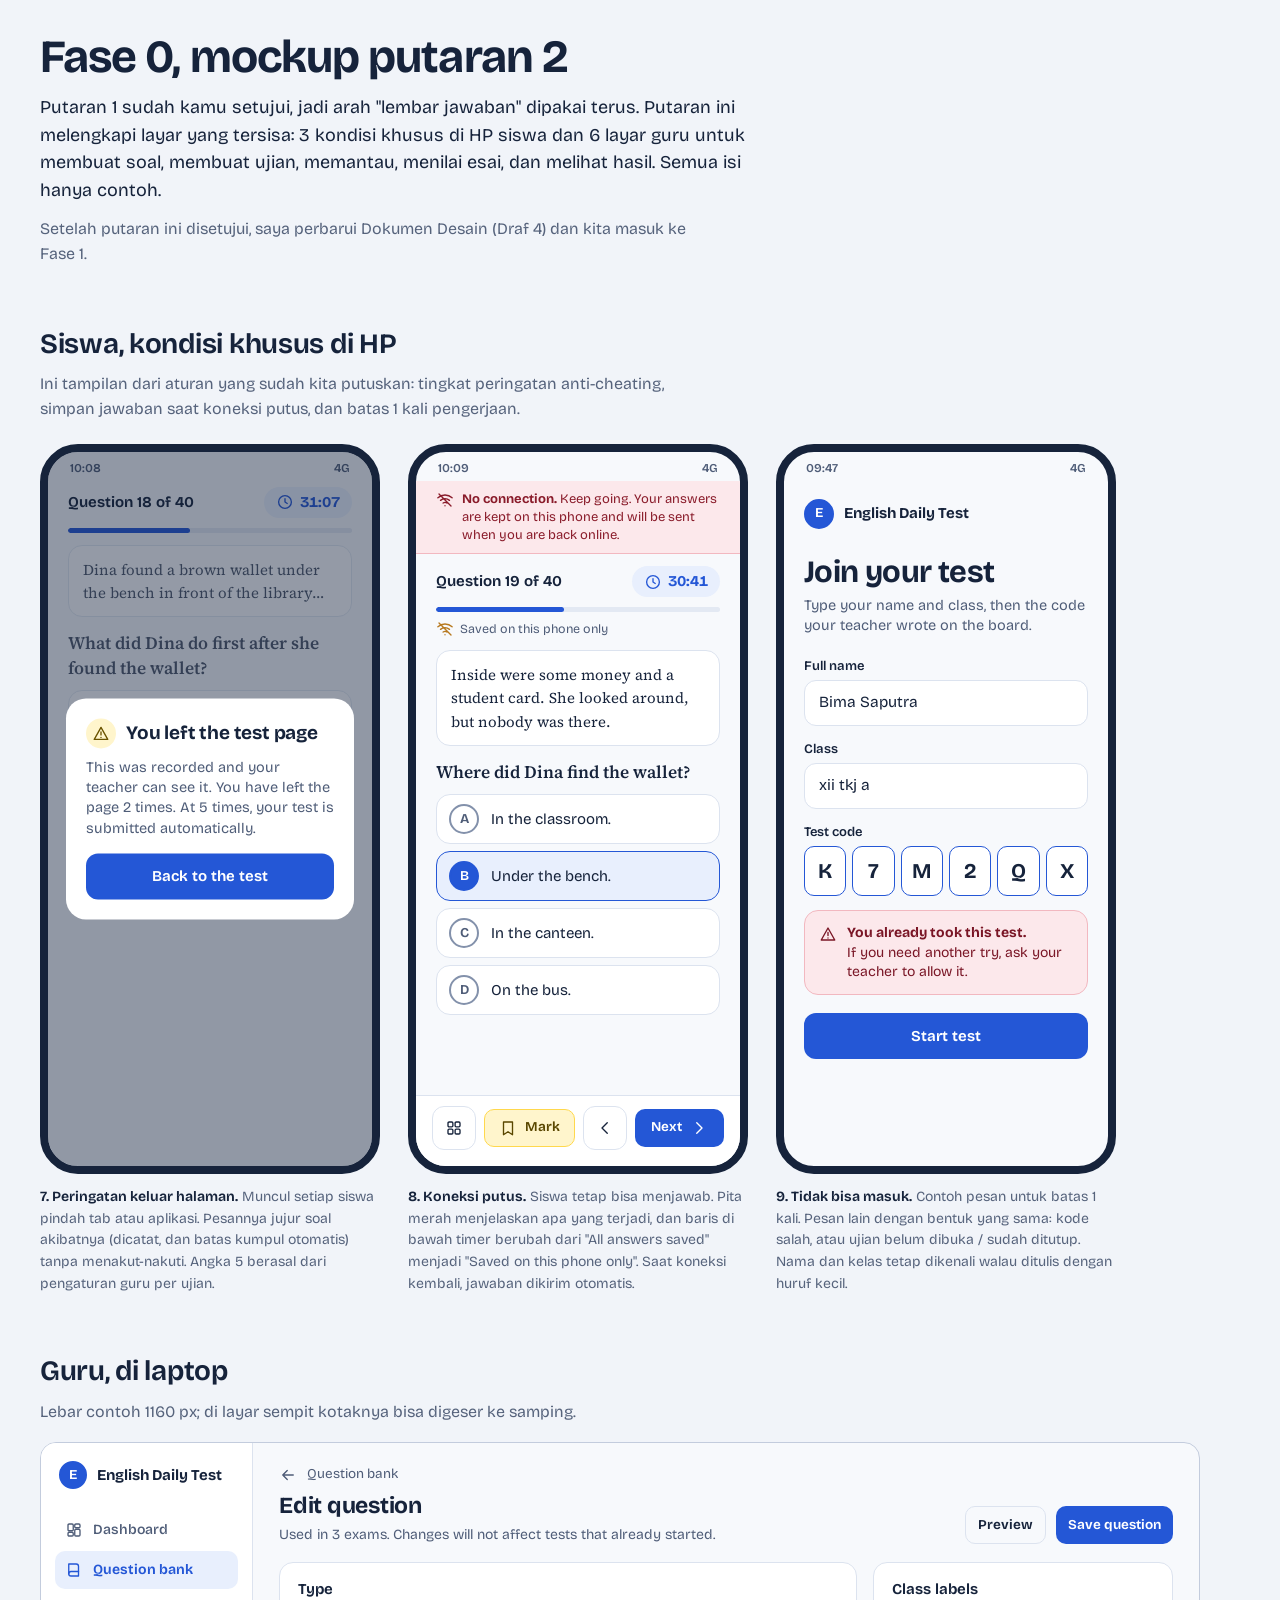
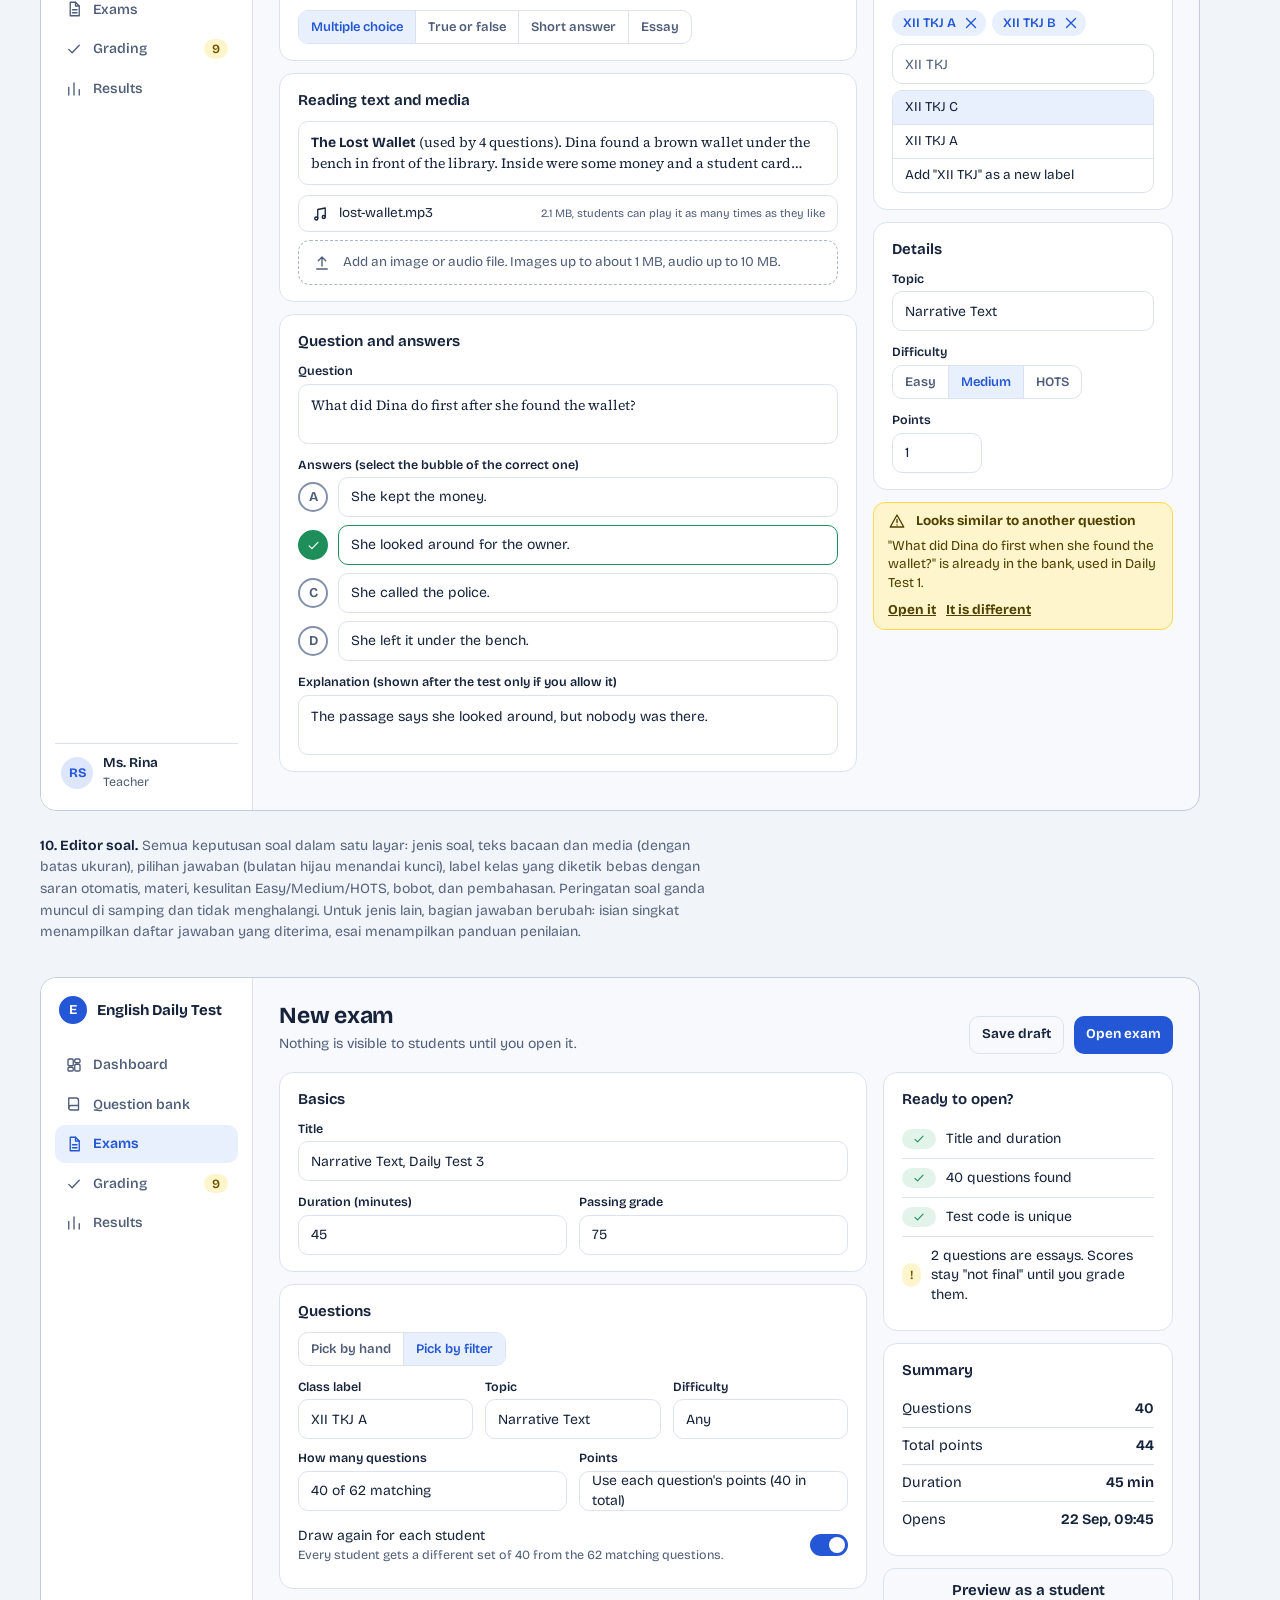
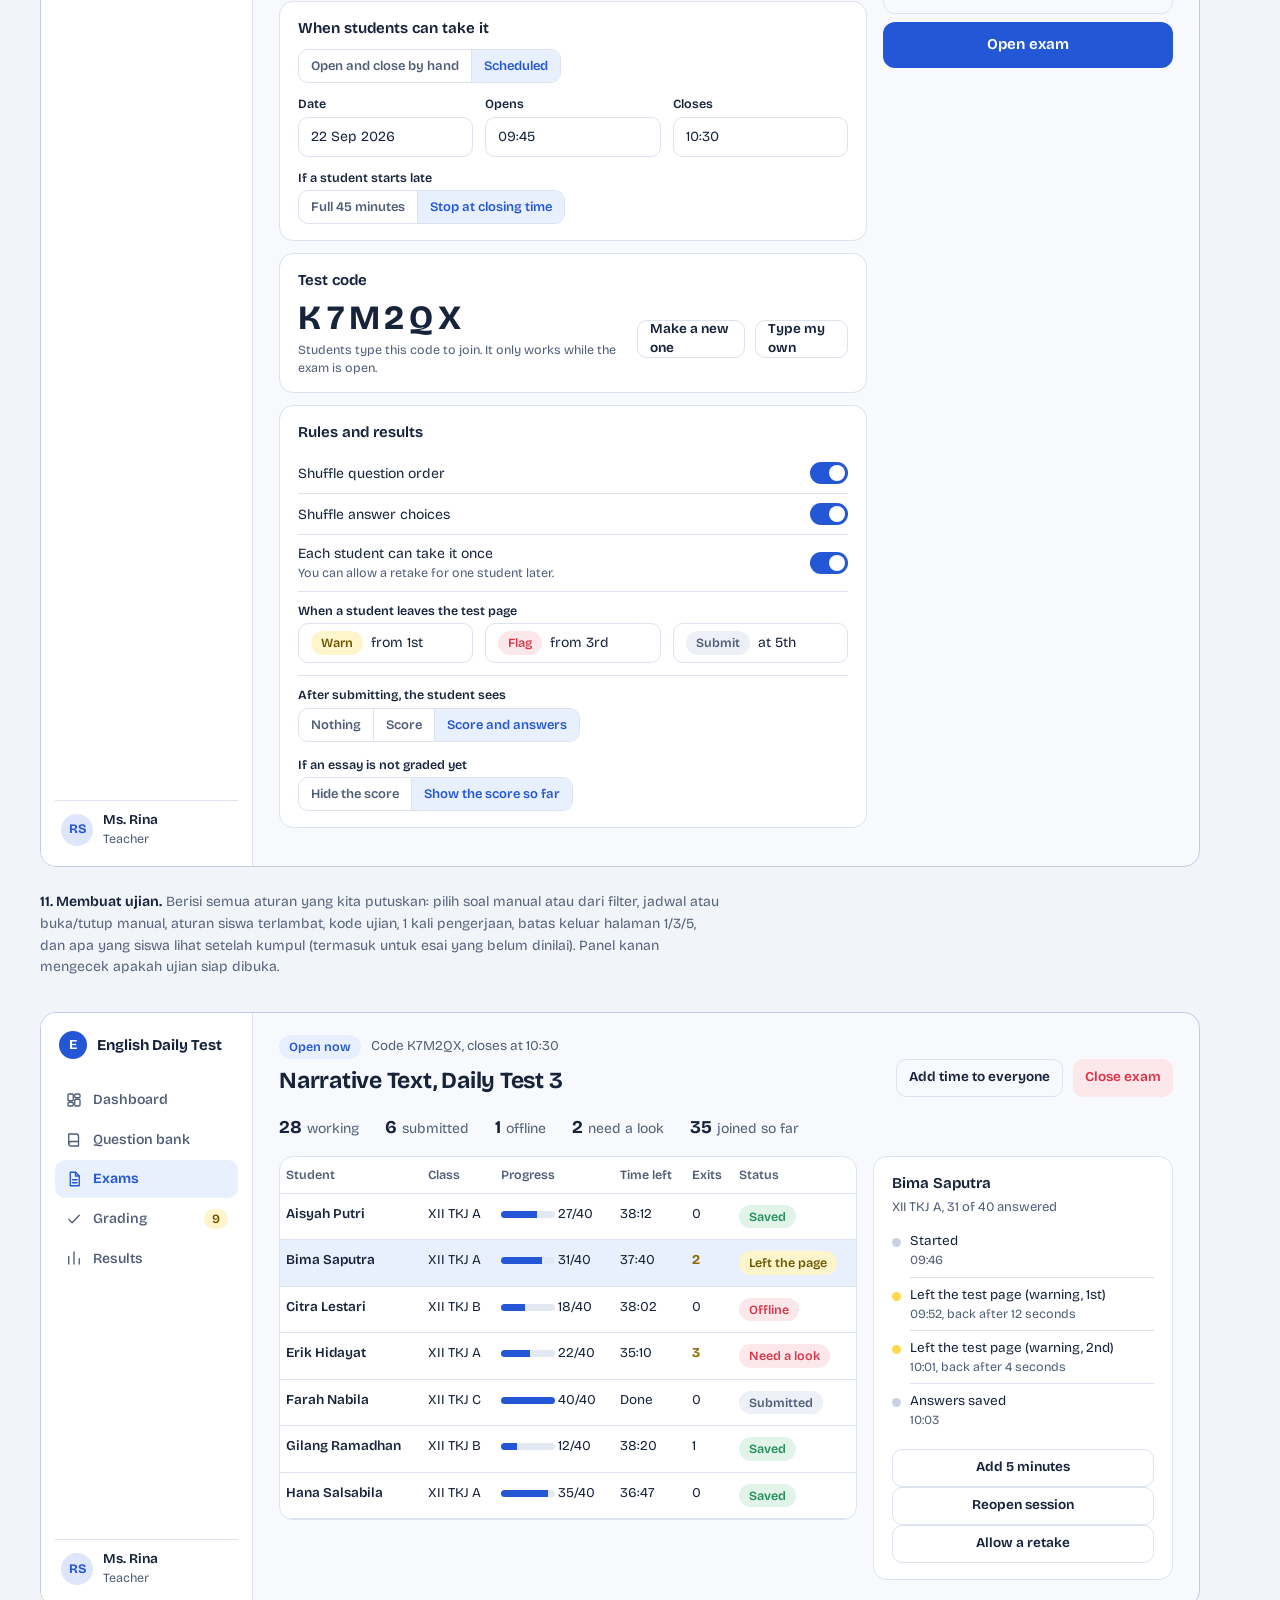
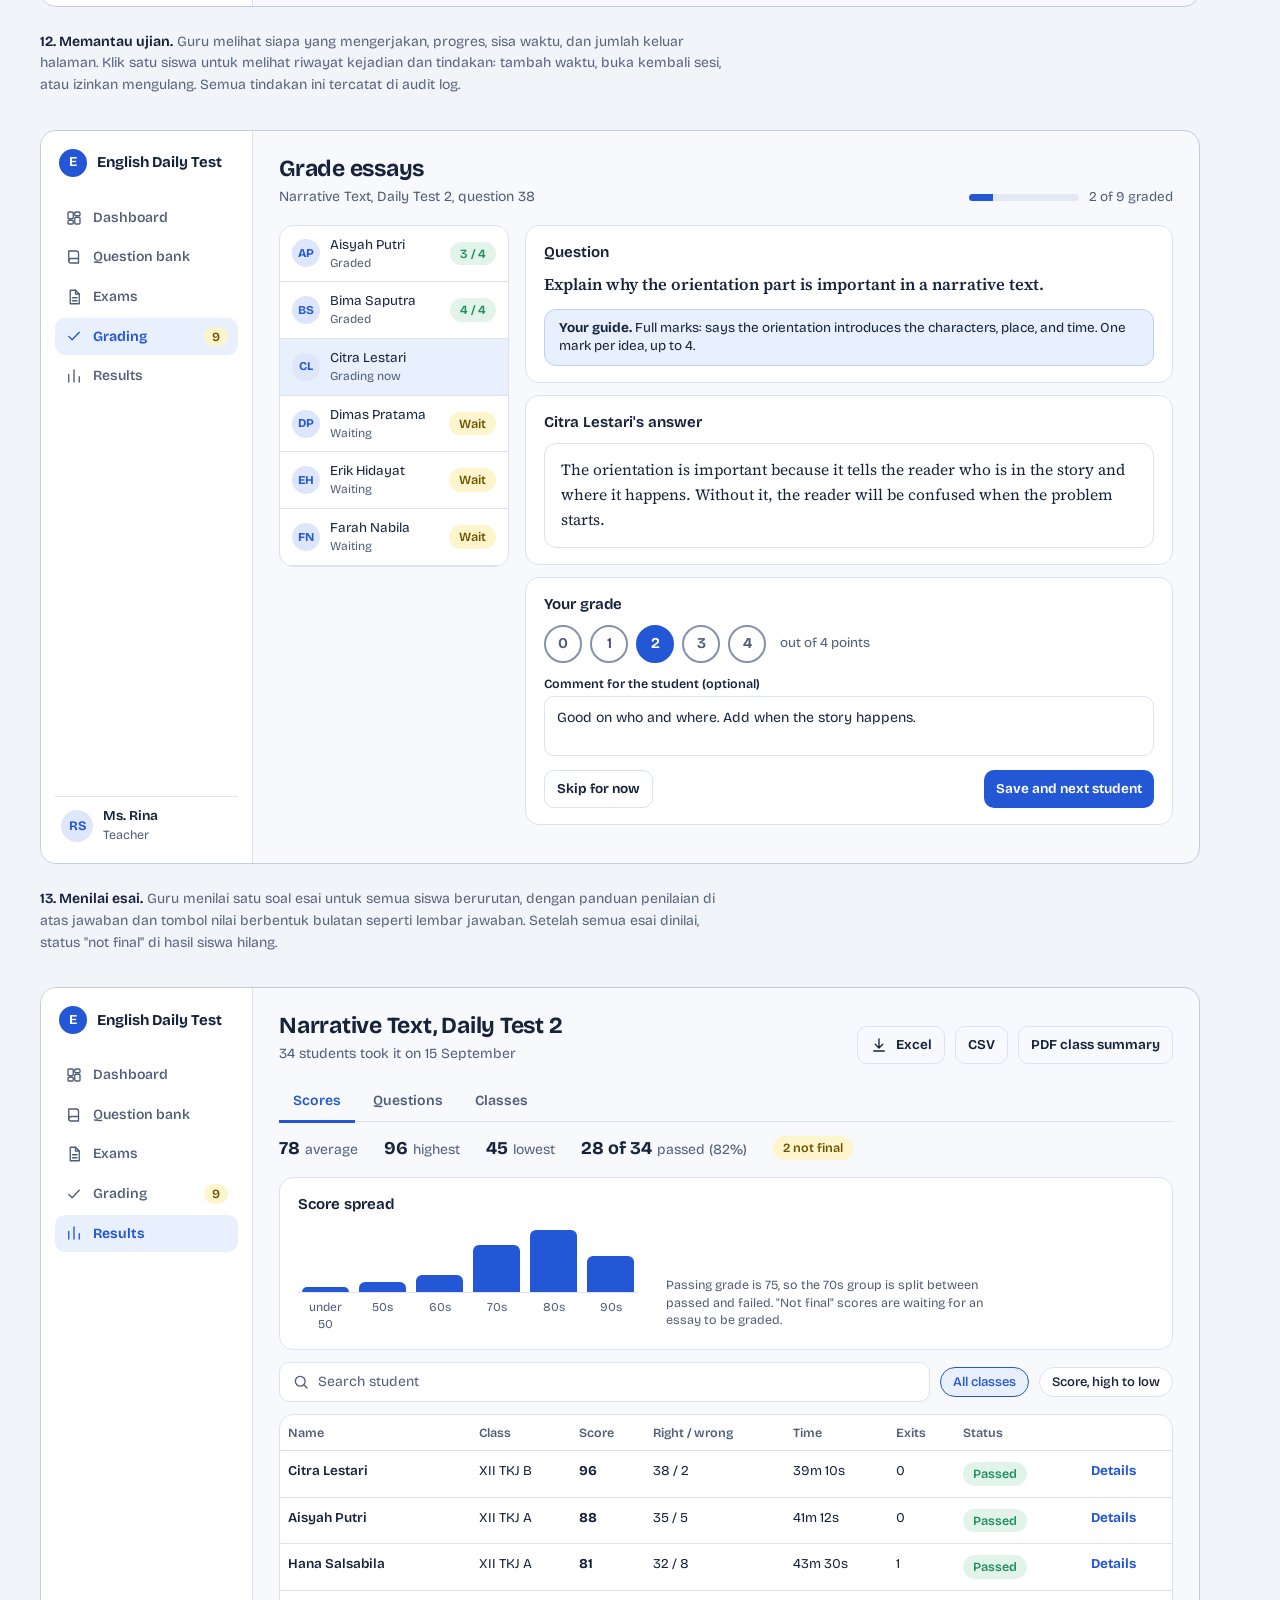
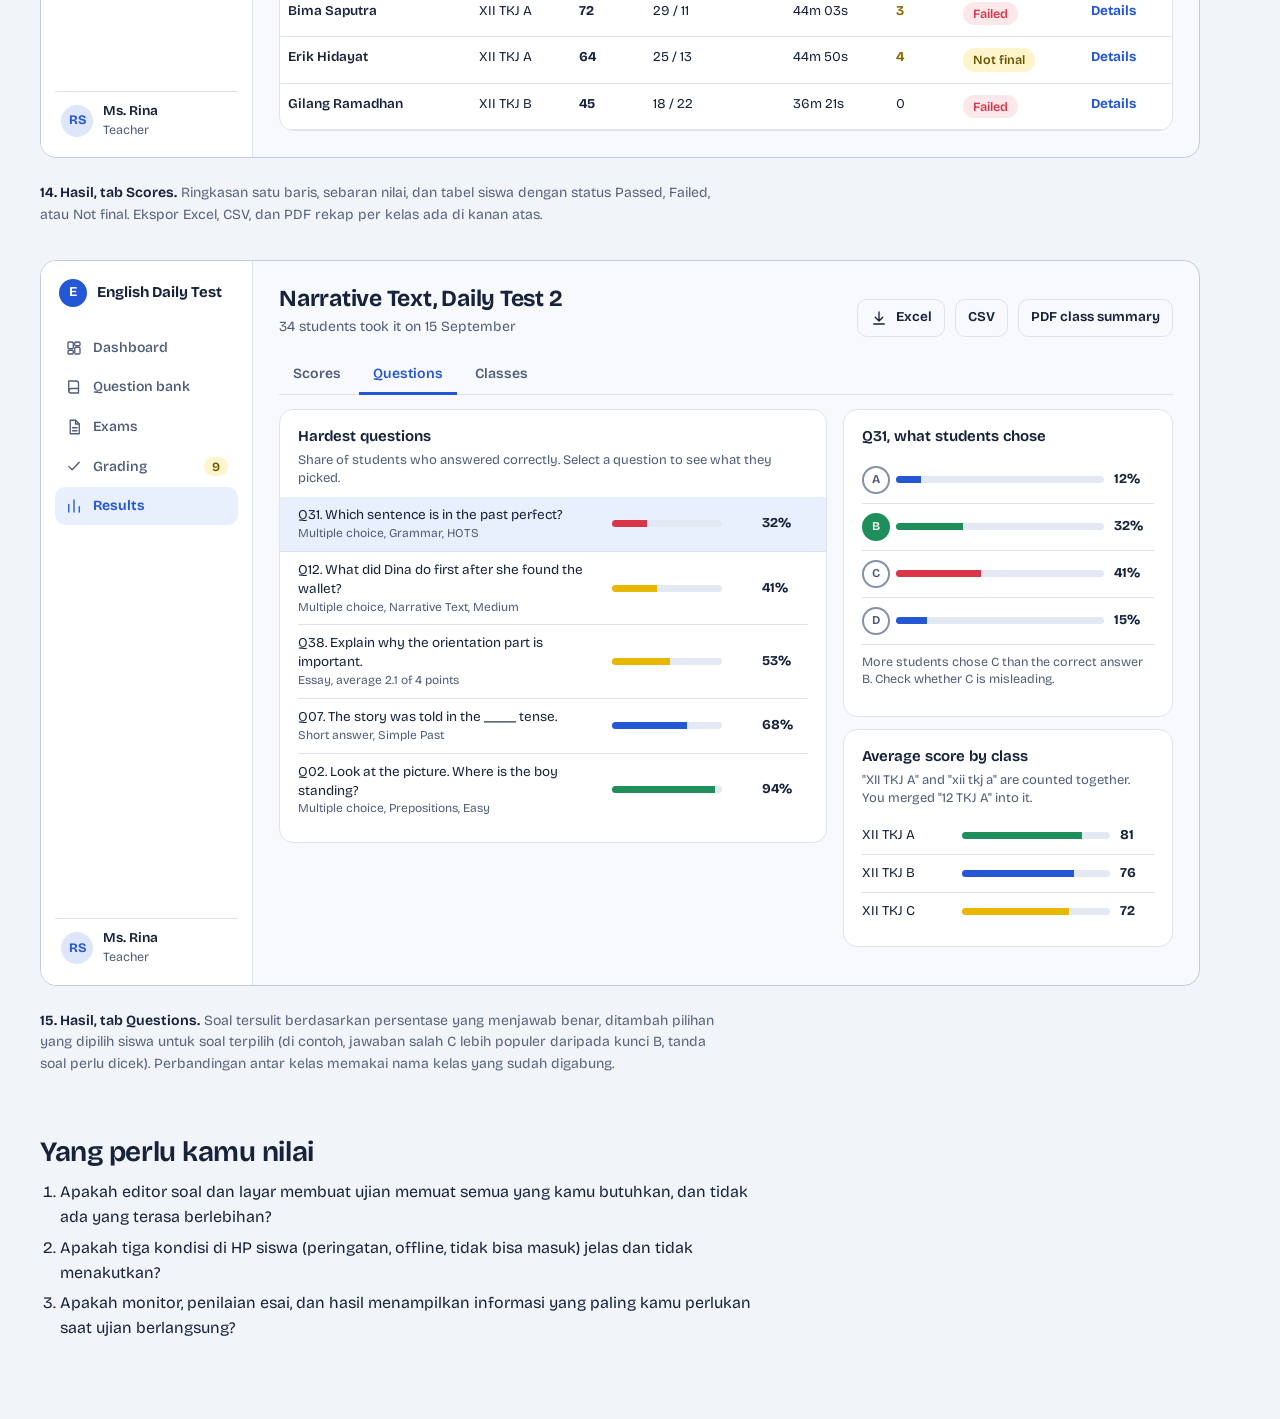
<file: docs/mockups/round-2.html>
<!DOCTYPE html>
<html lang="id">
<head>
<meta charset="UTF-8">
<meta name="viewport" content="width=device-width, initial-scale=1, viewport-fit=cover">
<title>Fase 0 — Mockup putaran 2</title>
<link rel="stylesheet" href="https://fonts.googleapis.com/css2?family=Bricolage+Grotesque:opsz,wght@12..96,400..800&family=Source+Serif+4:opsz,wght@8..60,400..650&display=swap">
<style>
/* ---------- Board chrome (theme-aware) ---------- */
:root{
  box-sizing:border-box;
  padding-top:env(safe-area-inset-top,0px);
  padding-bottom:env(safe-area-inset-bottom,0px);
  --bg:#F1F4F9; --surface:#FFFFFF; --text:#16233B; --muted:#56637C; --line:#D9E0EC; --accent:#2457D6; --accent-tint:#E8EFFD; --mark:#FFD84D;
}
@media (prefers-color-scheme: dark){
  :root:not([data-theme="light"]){
    --bg:#0E1524; --surface:#172038; --text:#E8EDF7; --muted:#A3B0C8; --line:#2A3757; --accent:#86A6FF; --accent-tint:#1F2D55; --mark:#FFD84D;
  }
}
:root[data-theme="dark"]{
  --bg:#0E1524; --surface:#172038; --text:#E8EDF7; --muted:#A3B0C8; --line:#2A3757; --accent:#86A6FF; --accent-tint:#1F2D55; --mark:#FFD84D;
}
html{scroll-padding-top:env(safe-area-inset-top,0px);scroll-behavior:smooth}
*,*::before,*::after{box-sizing:border-box}
body{margin:0;background:var(--bg);color:var(--text);font-family:'Bricolage Grotesque',system-ui,-apple-system,'Segoe UI',sans-serif;font-size:16px;line-height:1.55}
.wrap{max-width:1240px;margin:0 auto;padding:32px 20px 72px}
h1{font-size:clamp(30px,5vw,46px);line-height:1.08;margin:0 0 12px;font-weight:700;letter-spacing:-0.02em}
h2{font-size:clamp(22px,3vw,28px);margin:56px 0 6px;font-weight:650;letter-spacing:-0.01em}
h3{font-size:17px;margin:0 0 6px;font-weight:650}
p{margin:0 0 12px;max-width:68ch}
.muted{color:var(--muted)}
.lead{font-size:18px;max-width:62ch}
.tokens{display:grid;grid-template-columns:repeat(auto-fit,minmax(150px,1fr));gap:12px;margin:24px 0}
.swatch{background:var(--surface);border:1px solid var(--line);border-radius:12px;overflow:hidden}
.swatch i{display:block;height:54px}
.swatch b{display:block;padding:8px 10px 0;font-size:14px}
.swatch span{display:block;padding:0 10px 9px;font-size:13px;color:var(--muted)}
.principle{display:grid;grid-template-columns:minmax(0,1fr) minmax(0,1fr);gap:20px;margin-top:8px}
@media (max-width:760px){.principle{grid-template-columns:1fr}}
.panel{background:var(--surface);border:1px solid var(--line);border-radius:16px;padding:20px}
.specimen-serif{font-family:'Source Serif 4',Georgia,serif;font-size:19px;line-height:1.5;margin:8px 0 0}
.row-bubbles{display:flex;gap:10px;margin-top:10px}
.devices{display:flex;flex-wrap:wrap;gap:36px 28px;align-items:flex-start;margin-top:22px}
.device{margin:0;width:340px}
.device figcaption{margin-top:12px;font-size:14px;color:var(--muted);max-width:340px}
.device figcaption b{color:var(--text);font-weight:650}
.scroller{overflow-x:auto;padding-bottom:12px;margin-top:18px}
.desk-wrap{margin-bottom:34px}
.desk-wrap .cap{font-size:14px;color:var(--muted);max-width:76ch;margin-top:12px}
.desk-wrap .cap b{color:var(--text);font-weight:650}
.checks{margin:0;padding-left:20px}
.checks li{margin-bottom:6px;max-width:70ch}

/* ---------- Mockup screens (always light, so what you see is the real app look) ---------- */
.screen{
  --paper:#F7F9FC; --card:#FFFFFF; --ink:#16233B; --ink2:#4F5D78; --line:#DCE3EF;
  --pen:#2457D6; --pen-tint:#E8EFFD; --mark:#FFD84D; --mark-tint:#FFF5CC;
  --red:#D9364A; --red-tint:#FCE8EB; --green:#1E8E5A; --green-tint:#E2F4EA;
  font-family:'Bricolage Grotesque',system-ui,sans-serif; color:var(--ink); background:var(--paper); line-height:1.4; font-size:14px;
}
.screen svg.i{width:18px;height:18px;fill:none;stroke:currentColor;stroke-width:1.8;stroke-linecap:round;stroke-linejoin:round;flex:none}
.screen button{font:inherit;cursor:default}
.phone{width:340px;height:730px;border:8px solid #16233B;border-radius:38px;overflow:hidden;display:flex;flex-direction:column;position:relative}
.sbar{display:flex;justify-content:space-between;padding:8px 22px 4px;font-size:12px;font-weight:600;color:var(--ink2)}
.pad{padding:0 20px}
.btn{display:flex;align-items:center;justify-content:center;gap:8px;border:0;border-radius:12px;padding:0 16px;height:46px;font-weight:650;font-size:15px;background:var(--pen);color:#fff}
.btn.ghost{background:transparent;border:1.5px solid var(--line);color:var(--ink)}
.btn.small{height:38px;font-size:13.5px;padding:0 12px;border-radius:10px}
.btn.mark{background:var(--mark-tint);border:1.5px solid var(--mark);color:#5A4700}
.btn.danger{background:var(--red-tint);color:var(--red)}
.field{margin-bottom:14px}
.field label{display:block;font-size:13px;font-weight:600;margin-bottom:5px}
.input{height:46px;border:1.5px solid var(--line);background:var(--card);border-radius:12px;padding:0 14px;display:flex;align-items:center;font-size:15.5px}
.hint{font-size:12.5px;color:var(--ink2);margin-top:4px}
.code{display:flex;gap:6px}
.code span{flex:1;height:50px;border:1.5px solid var(--line);background:var(--card);border-radius:10px;display:grid;place-items:center;font-size:21px;font-weight:700;letter-spacing:0}
.code span.on{border-color:var(--pen)}
.bubble{width:30px;height:30px;border-radius:50%;border:2px solid #8391AB;display:grid;place-items:center;font-weight:650;font-size:13.5px;color:var(--ink2);flex:none;background:transparent}
.bubble.fill{background:var(--pen);border-color:var(--pen);color:#fff}
.bubble.mk{background:var(--mark);border-color:#E0B800;color:#4A3B00}
.bubble.cur{box-shadow:0 0 0 2px var(--paper),0 0 0 4px var(--ink)}
.bubble.sm{width:28px;height:28px;font-size:12px}
.pill{display:inline-flex;align-items:center;gap:6px;border-radius:999px;padding:3px 10px;font-size:12.5px;font-weight:600;background:var(--pen-tint);color:var(--pen)}
.pill.warn{background:var(--mark-tint);color:#6B5400}
.pill.ok{background:var(--green-tint);color:var(--green)}
.pill.bad{background:var(--red-tint);color:var(--red)}
.pill.plain{background:#EDF0F6;color:var(--ink2)}
.timer{display:inline-flex;align-items:center;gap:6px;font-weight:700;font-size:15px;color:var(--pen);background:var(--pen-tint);border-radius:999px;padding:5px 12px;font-variant-numeric:tabular-nums}
.serif{font-family:'Source Serif 4',Georgia,serif}

/* exam screen */
.qtop{display:flex;align-items:center;justify-content:space-between;padding:6px 20px 10px}
.qtop .q{font-weight:650;font-size:15px}
.bar{height:5px;background:#E3E9F3;margin:0 20px;border-radius:9px;overflow:hidden}
.bar i{display:block;height:100%;background:var(--pen);border-radius:9px}
.saved{display:flex;align-items:center;gap:6px;font-size:12.5px;color:var(--ink2);padding:8px 20px 0}
.saved .i{color:var(--green)}
.qbody{flex:1;overflow:hidden;padding:12px 20px 0}
.audio{display:flex;align-items:center;gap:12px;background:var(--card);border:1.5px solid var(--line);border-radius:14px;padding:10px 12px;margin-bottom:12px}
.play{width:38px;height:38px;border-radius:50%;background:var(--pen);color:#fff;display:grid;place-items:center;flex:none}
.screen .play svg.i{fill:#fff;stroke:#fff;width:16px;height:16px}
.track{flex:1}
.track .t{height:4px;border-radius:9px;background:#E3E9F3;overflow:hidden}
.track .t i{display:block;height:100%;width:31%;background:var(--pen)}
.track .n{display:flex;justify-content:space-between;font-size:11.5px;color:var(--ink2);margin-top:5px;font-variant-numeric:tabular-nums}
.passage{background:var(--card);border:1.5px solid var(--line);border-radius:14px;padding:12px 14px;font-size:15px;line-height:1.55;margin-bottom:14px}
.qtext{font-size:17.5px;line-height:1.4;font-weight:600;margin:0 0 10px}
.opt{display:flex;gap:12px;align-items:center;border:1.5px solid var(--line);background:var(--card);border-radius:14px;padding:9px 12px;margin-bottom:7px;font-size:15px;line-height:1.35}
.opt.sel{border-color:var(--pen);background:var(--pen-tint)}
.qnav{display:flex;gap:8px;align-items:center;padding:10px 16px 16px;border-top:1px solid var(--line);background:var(--card)}
.icobtn{width:44px;height:44px;border-radius:12px;border:1.5px solid var(--line);display:grid;place-items:center;background:var(--card);color:var(--ink);flex:none}

/* palette sheet */
.dim{position:absolute;inset:0;background:rgba(22,35,59,.45)}
.sheet{position:absolute;left:0;right:0;bottom:0;background:var(--card);border-radius:24px 24px 0 0;padding:10px 20px 18px}
.grab{width:40px;height:4px;border-radius:9px;background:#C9D2E2;margin:0 auto 12px}
.legend{display:flex;flex-wrap:wrap;gap:8px 14px;font-size:12.5px;color:var(--ink2);margin:8px 0 14px}
.legend span{display:flex;align-items:center;gap:6px}
.legend .bubble{width:16px;height:16px;border-width:1.5px}
.sheetgrid{display:grid;grid-template-columns:repeat(8,1fr);gap:8px 6px;justify-items:center;margin-bottom:16px}

/* result */
.score{font-size:76px;line-height:1;font-weight:750;letter-spacing:-0.03em}
.card{background:var(--card);border:1.5px solid var(--line);border-radius:14px}
.kv{display:flex;justify-content:space-between;padding:12px 14px;border-bottom:1px solid var(--line);font-size:14.5px}
.kv:last-child{border-bottom:0}
.kv b{font-weight:650;white-space:nowrap}
.note{display:flex;gap:10px;background:var(--mark-tint);border:1.5px solid var(--mark);border-radius:14px;padding:12px 14px;font-size:14px;color:#4F3F00}

/* desktop frames */
.desk{width:1160px;border:1px solid #C3CCDD;border-radius:16px;overflow:hidden;display:flex;background:var(--paper);box-shadow:none}
.side{width:212px;background:var(--card);border-right:1px solid var(--line);padding:18px 14px;display:flex;flex-direction:column;flex:none}
.brand{display:flex;align-items:center;gap:10px;font-weight:700;font-size:15px;margin-bottom:22px;padding:0 4px}
.brand .bubble{width:28px;height:28px;background:var(--pen);border-color:var(--pen);color:#fff}
.nav a{display:flex;align-items:center;gap:10px;padding:9px 10px;border-radius:10px;color:var(--ink2);font-weight:550;margin-bottom:2px;text-decoration:none}
.nav a.on{background:var(--pen-tint);color:var(--pen);font-weight:650}
.me{margin-top:auto;display:flex;align-items:center;gap:10px;padding:10px 6px 0;border-top:1px solid var(--line);font-size:13.5px}
.av{width:32px;height:32px;border-radius:50%;background:#DDE6FA;color:var(--pen);display:grid;place-items:center;font-weight:700;font-size:13px}
.main{flex:1;padding:22px 26px 26px;min-width:0}
.head{display:flex;justify-content:space-between;align-items:flex-end;margin-bottom:18px;gap:16px}
.head h4{margin:0;font-size:23px;font-weight:700;letter-spacing:-0.01em}
.head p{margin:2px 0 0;color:var(--ink2);font-size:14px}
.now{display:grid;grid-template-columns:1.05fr 1fr;gap:0;border:1.5px solid var(--pen);border-radius:16px;background:var(--card);overflow:hidden;margin-bottom:16px}
.now .l{padding:18px 20px;background:var(--pen-tint)}
.now .r{padding:16px 20px}
.bigcode{font-size:52px;font-weight:750;letter-spacing:.14em;line-height:1;margin:8px 0 10px;color:var(--ink);font-variant-numeric:tabular-nums}
.row{display:flex;align-items:center;gap:10px}
.live{display:flex;justify-content:space-between;align-items:center;padding:8px 0;border-bottom:1px solid var(--line);font-size:13.5px}
.live:last-child{border-bottom:0}
.grid2{display:grid;grid-template-columns:1fr 1fr;gap:16px}
.list{padding:16px 18px}
.list h5{margin:0 0 8px;font-size:15px;font-weight:650}
.item{display:flex;justify-content:space-between;align-items:center;gap:12px;padding:10px 0;border-bottom:1px solid var(--line);font-size:14px}
.item:last-child{border-bottom:0}
.item small{display:block;color:var(--ink2);font-size:12.5px}
.meter{width:110px;height:7px;background:#E3E9F3;border-radius:9px;overflow:hidden;display:inline-block;vertical-align:middle}
.meter i{display:block;height:100%;background:var(--green)}
.toolbar{display:flex;gap:10px;align-items:center;margin-bottom:12px;flex-wrap:wrap}
.search{flex:1;min-width:200px;height:40px;border:1.5px solid var(--line);border-radius:10px;background:var(--card);display:flex;align-items:center;gap:8px;padding:0 12px;color:var(--ink2)}
.chip{display:inline-flex;align-items:center;gap:6px;border:1.5px solid var(--line);background:var(--card);border-radius:999px;padding:5px 12px;font-size:13px;font-weight:550}
.chip.on{border-color:var(--pen);background:var(--pen-tint);color:var(--pen)}
.banner{display:flex;align-items:center;justify-content:space-between;gap:12px;background:var(--mark-tint);border:1.5px solid var(--mark);border-radius:12px;padding:9px 14px;margin-bottom:12px;font-size:13.5px;color:#4F3F00}
table.t{width:100%;border-collapse:collapse;font-size:13.5px}
table.t th{text-align:left;font-weight:600;color:var(--ink2);font-size:12.5px;padding:9px 8px;border-bottom:1.5px solid var(--line)}
table.t td:last-child{white-space:nowrap}
table.t td{padding:11px 8px;border-bottom:1px solid var(--line);vertical-align:top}
table.t tr.sel td{background:var(--pen-tint)}
.qcell{max-width:250px}
.qcell b{display:block;font-weight:600;line-height:1.35}
.qcell small{color:var(--ink2);font-size:12px}
.cols{display:grid;grid-template-columns:minmax(0,1fr) 264px;gap:16px}
.prev{padding:14px 16px;align-self:start}
.prev .cap2{font-size:12.5px;color:var(--ink2);margin-bottom:8px}
.prev .opt{padding:8px 10px;font-size:13px;margin-bottom:6px}
.prev .bubble{width:24px;height:24px;font-size:12px}
.chk{width:16px;height:16px;border:1.5px solid #8391AB;border-radius:4px;display:inline-block}
.chk.on{background:var(--pen);border-color:var(--pen)}
.tag{display:inline-block;background:#EDF0F6;color:var(--ink2);border-radius:6px;padding:1px 7px;font-size:12px;margin:0 4px 3px 0}

/* ---------- Round 2 additions ---------- */
.f2{display:grid;grid-template-columns:1fr 1fr;gap:12px}
.f3{display:grid;grid-template-columns:1fr 1fr 1fr;gap:12px}
.lbl{font-size:12.5px;font-weight:600;margin-bottom:4px;display:block}
.inp{height:40px;border:1.5px solid var(--line);background:var(--card);border-radius:10px;padding:0 12px;display:flex;align-items:center;font-size:14px}
.ta{border:1.5px solid var(--line);background:var(--card);border-radius:10px;padding:10px 12px;font-size:14px;line-height:1.5;min-height:60px}
.sec{padding:16px 18px;margin-bottom:12px}
.sec h5{margin:0 0 10px;font-size:15px;font-weight:650}
.sec .sub{color:var(--ink2);font-size:13px;margin:-6px 0 10px}
.seg{display:inline-flex;border:1.5px solid var(--line);border-radius:10px;overflow:hidden;background:var(--card)}
.seg span{padding:7px 12px;font-size:13px;font-weight:600;color:var(--ink2);border-right:1.5px solid var(--line);white-space:nowrap}
.seg span:last-child{border-right:0}
.seg span.on{background:var(--pen-tint);color:var(--pen)}
.tgl{display:flex;align-items:center;justify-content:space-between;gap:12px;padding:9px 0;border-bottom:1px solid var(--line);font-size:14px}
.tgl:last-child{border-bottom:0}
.tgl small{display:block;color:var(--ink2);font-size:12.5px}
.sw{width:38px;height:22px;border-radius:999px;background:#C9D2E2;position:relative;flex:none}
.sw::after{content:"";position:absolute;top:3px;left:3px;width:16px;height:16px;border-radius:50%;background:#fff}
.sw.on{background:var(--pen)}.sw.on::after{left:19px}
.drop{border:1.5px dashed #A9B5CC;border-radius:12px;padding:12px 14px;display:flex;align-items:center;gap:12px;color:var(--ink2);font-size:13.5px}
.file{display:flex;align-items:center;gap:10px;border:1.5px solid var(--line);background:var(--card);border-radius:10px;padding:8px 12px;font-size:13.5px;margin-bottom:8px}
.file small{margin-left:auto;color:var(--ink2)}
.optrow{display:flex;align-items:center;gap:10px;margin-bottom:8px}
.optrow .inp{flex:1}
.bubble.ok{background:var(--green);border-color:var(--green);color:#fff}
.bubble.ok .i{width:15px;height:15px}
.chips{display:flex;flex-wrap:wrap;gap:6px}
.chipx{display:inline-flex;align-items:center;gap:6px;background:var(--pen-tint);color:var(--pen);border-radius:999px;padding:4px 6px 4px 11px;font-size:13px;font-weight:600}
.chipx .i{width:14px;height:14px}
.suggest{border:1.5px solid var(--line);background:var(--card);border-radius:10px;margin-top:6px;overflow:hidden;font-size:13.5px}
.suggest div{padding:7px 12px;border-bottom:1px solid var(--line)}
.suggest div:last-child{border-bottom:0}
.suggest div.h{background:var(--pen-tint)}
.hist{display:flex;align-items:flex-end;gap:10px;height:110px;padding:0 4px;border-bottom:1.5px solid var(--line)}
.hist i{flex:1;background:var(--pen);border-radius:6px 6px 0 0}
.hlbl{display:flex;gap:10px;padding:6px 4px 0;font-size:12px;color:var(--ink2)}
.hlbl span{flex:1;text-align:center}
.hbar{display:grid;grid-template-columns:minmax(0,1fr) 140px 46px;gap:10px;align-items:center;padding:9px 0;border-bottom:1px solid var(--line);font-size:13.5px}
.hbar:last-child{border-bottom:0}
.hbar small{display:block;color:var(--ink2);font-size:12px}
.prog{height:7px;border-radius:9px;background:#E3E9F3;overflow:hidden;width:110px;display:inline-block;vertical-align:middle}
.prog i{display:block;height:100%;background:var(--pen)}
.prog.g i{background:var(--green)}.prog.r i{background:var(--red)}.prog.y i{background:#E8B800}
.tl{position:relative;padding-left:18px}
.tl div{position:relative;padding:8px 0;font-size:13.5px;border-bottom:1px solid var(--line)}
.tl div:last-child{border-bottom:0}
.tl div::before{content:"";position:absolute;left:-18px;top:14px;width:9px;height:9px;border-radius:50%;background:#C9D2E2}
.tl div.w::before{background:var(--mark)}.tl div.b::before{background:var(--red)}
.tl small{display:block;color:var(--ink2);font-size:12.5px}
.qlist{width:230px;flex:none;overflow:hidden}
.qitem{display:flex;gap:10px;align-items:center;padding:10px 12px;border-bottom:1px solid var(--line);font-size:13.5px}
.qitem.on{background:var(--pen-tint)}
.qitem small{display:block;color:var(--ink2);font-size:12px}
.qitem .pill{margin-left:auto}
.answerbox{border:1.5px solid var(--line);background:var(--card);border-radius:12px;padding:14px 16px;font-size:15.5px;line-height:1.6}
.pts{display:flex;align-items:center;gap:8px;flex-wrap:wrap}
.pts .bubble{width:38px;height:38px;font-size:15px}
.tabs{display:flex;gap:4px;border-bottom:1.5px solid var(--line);margin-bottom:14px}
.tabs span{padding:9px 14px;font-weight:600;color:var(--ink2);border-bottom:3px solid transparent;margin-bottom:-1.5px}
.tabs span.on{color:var(--pen);border-bottom-color:var(--pen)}
.strip{display:flex;gap:26px;flex-wrap:wrap;margin:0 0 16px;font-size:14px;color:var(--ink2)}
.strip b{color:var(--ink);font-size:18px;font-weight:700;margin-right:5px}
.modal{position:absolute;left:18px;right:18px;top:50%;transform:translateY(-50%);background:var(--card);border-radius:20px;padding:20px}
.warnbar{display:flex;gap:8px;align-items:flex-start;background:var(--mark-tint);border-bottom:1.5px solid var(--mark);padding:9px 20px;font-size:13px;color:#4F3F00}
.offbar{display:flex;gap:8px;align-items:flex-start;background:var(--red-tint);border-bottom:1.5px solid #F2B8C0;padding:9px 20px;font-size:13px;color:#8A1C2B}
.errcard{display:flex;gap:10px;background:var(--red-tint);border:1.5px solid #F2B8C0;border-radius:14px;padding:12px 14px;font-size:14px;color:#7A1626;margin-top:14px}
table.t.compact th,table.t.compact td{padding-left:6px;padding-right:6px}
</style>
</head>
<body>

<svg width="0" height="0" style="position:absolute" aria-hidden="true">
  <defs>
    <symbol id="i-play" viewBox="0 0 24 24"><path d="M8 5v14l11-7z"/></symbol>
    <symbol id="i-check" viewBox="0 0 24 24"><path d="M5 12.5l4.5 4.5L19 7"/></symbol>
    <symbol id="i-flag" viewBox="0 0 24 24"><path d="M6 4h12v17l-6-4-6 4z"/></symbol>
    <symbol id="i-left" viewBox="0 0 24 24"><path d="M15 5l-7 7 7 7"/></symbol>
    <symbol id="i-right" viewBox="0 0 24 24"><path d="M9 5l7 7-7 7"/></symbol>
    <symbol id="i-cloud" viewBox="0 0 24 24"><path d="M7 18a4 4 0 010-8 5 5 0 019.5-1A3.6 3.6 0 0117 18z"/><path d="M9.5 13.5l2 2 3.5-4"/></symbol>
    <symbol id="i-clock" viewBox="0 0 24 24"><circle cx="12" cy="12" r="8.5"/><path d="M12 7.5V12l3 2"/></symbol>
    <symbol id="i-grid" viewBox="0 0 24 24"><rect x="4" y="4" width="6.5" height="6.5" rx="1.5"/><rect x="13.5" y="4" width="6.5" height="6.5" rx="1.5"/><rect x="4" y="13.5" width="6.5" height="6.5" rx="1.5"/><rect x="13.5" y="13.5" width="6.5" height="6.5" rx="1.5"/></symbol>
    <symbol id="i-search" viewBox="0 0 24 24"><circle cx="11" cy="11" r="6.5"/><path d="M20 20l-4.2-4.2"/></symbol>
    <symbol id="i-upload" viewBox="0 0 24 24"><path d="M12 16V4M7 9l5-5 5 5M5 20h14"/></symbol>
    <symbol id="i-plus" viewBox="0 0 24 24"><path d="M12 5v14M5 12h14"/></symbol>
    <symbol id="i-image" viewBox="0 0 24 24"><rect x="4" y="5" width="16" height="14" rx="2"/><circle cx="9" cy="10" r="1.6"/><path d="M4.5 17l5-4.5 3.5 3 2.5-2 4 3.5"/></symbol>
    <symbol id="i-audio" viewBox="0 0 24 24"><path d="M9 18V6l10-2v12"/><circle cx="7" cy="18" r="2"/><circle cx="17" cy="16" r="2"/></symbol>
    <symbol id="i-dash" viewBox="0 0 24 24"><rect x="4" y="4" width="7" height="9" rx="1.5"/><rect x="13" y="4" width="7" height="5" rx="1.5"/><rect x="13" y="11" width="7" height="9" rx="1.5"/><rect x="4" y="15" width="7" height="5" rx="1.5"/></symbol>
    <symbol id="i-book" viewBox="0 0 24 24"><path d="M5 4h10a3 3 0 013 3v13H8a3 3 0 01-3-3z"/><path d="M5 17a3 3 0 013-3h10"/></symbol>
    <symbol id="i-doc" viewBox="0 0 24 24"><path d="M7 3h7l5 5v13H7z"/><path d="M14 3v5h5M10 13h6M10 17h6"/></symbol>
    <symbol id="i-chart" viewBox="0 0 24 24"><path d="M5 20V10M12 20V4M19 20v-7"/></symbol>
    <symbol id="i-copy" viewBox="0 0 24 24"><rect x="8" y="8" width="11" height="12" rx="2"/><path d="M5 16V6a2 2 0 012-2h9"/></symbol>
    <symbol id="i-alert" viewBox="0 0 24 24"><path d="M12 4l9 16H3z"/><path d="M12 10v4M12 17.2v.1"/></symbol>
    <symbol id="i-info" viewBox="0 0 24 24"><circle cx="12" cy="12" r="8.5"/><path d="M12 11v5M12 8v.1"/></symbol>
  
    <symbol id="i-x" viewBox="0 0 24 24"><path d="M6 6l12 12M18 6L6 18"/></symbol>
    <symbol id="i-download" viewBox="0 0 24 24"><path d="M12 4v12M7 11l5 5 5-5M5 20h14"/></symbol>
    <symbol id="i-wifioff" viewBox="0 0 24 24"><path d="M2.5 9a14 14 0 0119 0M6 12.5a9 9 0 0112 0M9.5 16a4.5 4.5 0 015 0M4 4l16 16M12 19.5v.1"/></symbol>
    <symbol id="i-back" viewBox="0 0 24 24"><path d="M11 6l-6 6 6 6M5 12h14"/></symbol>
  </defs>
</svg>

<div class="wrap">
<header>
  <h1>Fase 0, mockup putaran 2</h1>
  <p class="lead">Putaran 1 sudah kamu setujui, jadi arah "lembar jawaban" dipakai terus. Putaran ini melengkapi layar yang tersisa: 3 kondisi khusus di HP siswa dan 6 layar guru untuk membuat soal, membuat ujian, memantau, menilai esai, dan melihat hasil. Semua isi hanya contoh.</p>
  <p class="muted">Setelah putaran ini disetujui, saya perbarui Dokumen Desain (Draf 4) dan kita masuk ke Fase 1.</p>
</header>

<section aria-labelledby="states">
  <h2 id="states">Siswa, kondisi khusus di HP</h2>
  <p class="muted">Ini tampilan dari aturan yang sudah kita putuskan: tingkat peringatan anti-cheating, simpan jawaban saat koneksi putus, dan batas 1 kali pengerjaan.</p>
  <div class="devices">
    <figure class="device"><div class="phone screen"><div class="sbar"><span>10:08</span><span>4G</span></div>
<div class="qtop"><span class="q">Question 18 of 40</span><span class="timer"><svg class="i"><use href="#i-clock"/></svg>31:07</span></div><div class="bar"><i style="width:43%"></i></div>
<div class="qbody"><div class="passage serif" style="opacity:.75">Dina found a brown wallet under the bench in front of the library…</div><p class="qtext serif" style="opacity:.75">What did Dina do first after she found the wallet?</p><div class="opt" style="opacity:.75"><span class="bubble">A</span><span>She kept the money.</span></div></div>
<div class="dim"></div>
<div class="modal"><div class="row" style="margin-bottom:10px"><span class="pill warn" style="padding:6px"><svg class="i"><use href="#i-alert"/></svg></span><b style="font-size:19px;letter-spacing:-0.01em">You left the test page</b></div>
<p style="margin:0 0 14px;color:var(--ink2);font-size:14.5px">This was recorded and your teacher can see it. You have left the page 2 times. At 5 times, your test is submitted automatically.</p>
<div class="btn">Back to the test</div></div>
</div><figcaption><b>7. Peringatan keluar halaman.</b> Muncul setiap siswa pindah tab atau aplikasi. Pesannya jujur soal akibatnya (dicatat, dan batas kumpul otomatis) tanpa menakut-nakuti. Angka 5 berasal dari pengaturan guru per ujian.</figcaption></figure>
    <figure class="device"><div class="phone screen"><div class="sbar"><span>10:09</span><span>4G</span></div>
<div class="offbar"><svg class="i" style="margin-top:1px"><use href="#i-wifioff"/></svg><span><b>No connection.</b> Keep going. Your answers are kept on this phone and will be sent when you are back online.</span></div>
<div class="qtop" style="padding-top:12px"><span class="q">Question 19 of 40</span><span class="timer"><svg class="i"><use href="#i-clock"/></svg>30:41</span></div><div class="bar"><i style="width:45%"></i></div>
<div class="saved"><svg class="i" style="color:#B7791F"><use href="#i-wifioff"/></svg>Saved on this phone only</div>
<div class="qbody"><div class="passage serif">Inside were some money and a student card. She looked around, but nobody was there.</div><p class="qtext serif">Where did Dina find the wallet?</p>
<div class="opt"><span class="bubble">A</span><span>In the classroom.</span></div><div class="opt sel"><span class="bubble fill">B</span><span>Under the bench.</span></div><div class="opt"><span class="bubble">C</span><span>In the canteen.</span></div><div class="opt"><span class="bubble">D</span><span>On the bus.</span></div></div>
<div class="qnav"><div class="icobtn"><svg class="i"><use href="#i-grid"/></svg></div><div class="btn mark small" style="flex:1"><svg class="i"><use href="#i-flag"/></svg>Mark</div><div class="icobtn"><svg class="i"><use href="#i-left"/></svg></div><div class="btn small" style="flex:1">Next<svg class="i"><use href="#i-right"/></svg></div></div>
</div><figcaption><b>8. Koneksi putus.</b> Siswa tetap bisa menjawab. Pita merah menjelaskan apa yang terjadi, dan baris di bawah timer berubah dari "All answers saved" menjadi "Saved on this phone only". Saat koneksi kembali, jawaban dikirim otomatis.</figcaption></figure>
    <figure class="device"><div class="phone screen"><div class="sbar"><span>09:47</span><span>4G</span></div>
<div class="pad" style="padding-top:18px">
<div class="row" style="margin-bottom:26px"><span class="bubble fill">E</span><b style="font-size:15px">English Daily Test</b></div>
<div style="font-size:31px;font-weight:700;letter-spacing:-0.02em;line-height:1.08;margin-bottom:8px">Join your test</div>
<p style="color:var(--ink2);margin:0 0 20px;font-size:14.5px">Type your name and class, then the code your teacher wrote on the board.</p>
<div class="field"><label>Full name</label><div class="input">Bima Saputra</div></div>
<div class="field"><label>Class</label><div class="input">xii tkj a</div></div>
<div class="field"><label>Test code</label><div class="code"><span class="on">K</span><span class="on">7</span><span class="on">M</span><span class="on">2</span><span class="on">Q</span><span class="on">X</span></div></div>
<div class="errcard"><svg class="i" style="margin-top:2px"><use href="#i-alert"/></svg><span><b>You already took this test.</b><br>If you need another try, ask your teacher to allow it.</span></div>
<div class="btn" style="margin-top:18px">Start test</div></div>
</div><figcaption><b>9. Tidak bisa masuk.</b> Contoh pesan untuk batas 1 kali. Pesan lain dengan bentuk yang sama: kode salah, atau ujian belum dibuka / sudah ditutup. Nama dan kelas tetap dikenali walau ditulis dengan huruf kecil.</figcaption></figure>
  </div>
</section>

<section aria-labelledby="guru2">
  <h2 id="guru2">Guru, di laptop</h2>
  <p class="muted">Lebar contoh 1160 px; di layar sempit kotaknya bisa digeser ke samping.</p>

  <div class="desk-wrap"><div class="scroller"><div class="desk screen"><aside class="side"><div class="brand"><span class="bubble">E</span>English Daily Test</div><nav class="nav"><a><svg class="i"><use href="#i-dash"/></svg>Dashboard</a><a class="on"><svg class="i"><use href="#i-book"/></svg>Question bank</a><a><svg class="i"><use href="#i-doc"/></svg>Exams</a><a><svg class="i"><use href="#i-check"/></svg>Grading<span class="pill warn" style="margin-left:auto;padding:1px 8px">9</span></a><a><svg class="i"><use href="#i-chart"/></svg>Results</a></nav><div class="me"><span class="av">RS</span><div><b style="display:block;font-weight:650">Ms. Rina</b><span style="color:var(--ink2);font-size:12.5px">Teacher</span></div></div></aside><div class="main">
<div class="head"><div><div class="row" style="color:var(--ink2);font-size:13.5px;margin-bottom:6px"><svg class="i"><use href="#i-back"/></svg>Question bank</div><h4>Edit question</h4><p>Used in 3 exams. Changes will not affect tests that already started.</p></div>
<div class="row"><div class="btn small ghost">Preview</div><div class="btn small">Save question</div></div></div>
<div class="cols" style="grid-template-columns:minmax(0,1fr) 300px;align-items:start">
<div>
  <div class="card sec"><h5>Type</h5><div class="seg"><span class="on">Multiple choice</span><span>True or false</span><span>Short answer</span><span>Essay</span></div></div>
  <div class="card sec"><h5>Reading text and media</h5>
    <div class="ta serif" style="min-height:0;margin-bottom:10px"><b style="font-family:'Bricolage Grotesque',sans-serif">The Lost Wallet</b> (used by 4 questions). Dina found a brown wallet under the bench in front of the library. Inside were some money and a student card…</div>
    <div class="file"><svg class="i"><use href="#i-audio"/></svg>lost-wallet.mp3<small>2.1 MB, students can play it as many times as they like</small></div>
    <div class="drop"><svg class="i"><use href="#i-upload"/></svg>Add an image or audio file. Images up to about 1 MB, audio up to 10 MB.</div>
  </div>
  <div class="card sec"><h5>Question and answers</h5>
    <span class="lbl">Question</span><div class="ta serif" style="margin-bottom:12px">What did Dina do first after she found the wallet?</div>
    <span class="lbl">Answers (select the bubble of the correct one)</span>
    <div class="optrow"><span class="bubble">A</span><div class="inp">She kept the money.</div></div>
    <div class="optrow"><span class="bubble ok"><svg class="i"><use href="#i-check"/></svg></span><div class="inp" style="border-color:var(--green)">She looked around for the owner.</div></div>
    <div class="optrow"><span class="bubble">C</span><div class="inp">She called the police.</div></div>
    <div class="optrow"><span class="bubble">D</span><div class="inp">She left it under the bench.</div></div>
    <span class="lbl" style="margin-top:12px">Explanation (shown after the test only if you allow it)</span><div class="ta">The passage says she looked around, but nobody was there.</div>
  </div>
</div>
<div>
  <div class="card sec"><h5>Class labels</h5>
    <div class="chips" style="margin-bottom:8px"><span class="chipx">XII TKJ A<svg class="i"><use href="#i-x"/></svg></span><span class="chipx">XII TKJ B<svg class="i"><use href="#i-x"/></svg></span></div>
    <div class="inp" style="color:var(--ink2)">XII TKJ</div>
    <div class="suggest"><div class="h">XII TKJ C</div><div>XII TKJ A</div><div>Add "XII TKJ" as a new label</div></div>
  </div>
  <div class="card sec"><h5>Details</h5>
    <span class="lbl">Topic</span><div class="inp" style="margin-bottom:12px">Narrative Text</div>
    <span class="lbl">Difficulty</span><div class="seg" style="margin-bottom:12px"><span>Easy</span><span class="on">Medium</span><span>HOTS</span></div>
    <span class="lbl">Points</span><div class="inp" style="width:90px">1</div>
  </div>
  <div class="banner" style="display:block;margin:0"><div class="row" style="margin-bottom:6px"><svg class="i"><use href="#i-alert"/></svg><b>Looks similar to another question</b></div>"What did Dina do first when she found the wallet?" is already in the bank, used in Daily Test 1.<div class="row" style="margin-top:8px"><b style="text-decoration:underline">Open it</b><b style="text-decoration:underline">It is different</b></div></div>
</div>
</div>
</div></div></div><p class="cap"><b>10. Editor soal.</b> Semua keputusan soal dalam satu layar: jenis soal, teks bacaan dan media (dengan batas ukuran), pilihan jawaban (bulatan hijau menandai kunci), label kelas yang diketik bebas dengan saran otomatis, materi, kesulitan Easy/Medium/HOTS, bobot, dan pembahasan. Peringatan soal ganda muncul di samping dan tidak menghalangi. Untuk jenis lain, bagian jawaban berubah: isian singkat menampilkan daftar jawaban yang diterima, esai menampilkan panduan penilaian.</p></div>

  <div class="desk-wrap"><div class="scroller"><div class="desk screen"><aside class="side"><div class="brand"><span class="bubble">E</span>English Daily Test</div><nav class="nav"><a><svg class="i"><use href="#i-dash"/></svg>Dashboard</a><a><svg class="i"><use href="#i-book"/></svg>Question bank</a><a class="on"><svg class="i"><use href="#i-doc"/></svg>Exams</a><a><svg class="i"><use href="#i-check"/></svg>Grading<span class="pill warn" style="margin-left:auto;padding:1px 8px">9</span></a><a><svg class="i"><use href="#i-chart"/></svg>Results</a></nav><div class="me"><span class="av">RS</span><div><b style="display:block;font-weight:650">Ms. Rina</b><span style="color:var(--ink2);font-size:12.5px">Teacher</span></div></div></aside><div class="main">
<div class="head"><div><h4>New exam</h4><p>Nothing is visible to students until you open it.</p></div><div class="row"><div class="btn small ghost">Save draft</div><div class="btn small">Open exam</div></div></div>
<div class="cols" style="grid-template-columns:minmax(0,1fr) 290px;align-items:start">
<div>
  <div class="card sec"><h5>Basics</h5>
    <span class="lbl">Title</span><div class="inp" style="margin-bottom:12px">Narrative Text, Daily Test 3</div>
    <div class="f2"><div><span class="lbl">Duration (minutes)</span><div class="inp">45</div></div><div><span class="lbl">Passing grade</span><div class="inp">75</div></div></div>
  </div>
  <div class="card sec"><h5>Questions</h5>
    <div class="seg" style="margin-bottom:12px"><span>Pick by hand</span><span class="on">Pick by filter</span></div>
    <div class="f3" style="margin-bottom:10px"><div><span class="lbl">Class label</span><div class="inp">XII TKJ A</div></div><div><span class="lbl">Topic</span><div class="inp">Narrative Text</div></div><div><span class="lbl">Difficulty</span><div class="inp">Any</div></div></div>
    <div class="f2"><div><span class="lbl">How many questions</span><div class="inp">40 of 62 matching</div></div><div><span class="lbl">Points</span><div class="inp">Use each question's points (40 in total)</div></div></div>
    <div class="tgl" style="margin-top:6px"><span>Draw again for each student<small>Every student gets a different set of 40 from the 62 matching questions.</small></span><span class="sw on"></span></div>
  </div>
  <div class="card sec"><h5>When students can take it</h5>
    <div class="seg" style="margin-bottom:12px"><span>Open and close by hand</span><span class="on">Scheduled</span></div>
    <div class="f3" style="margin-bottom:12px"><div><span class="lbl">Date</span><div class="inp">22 Sep 2026</div></div><div><span class="lbl">Opens</span><div class="inp">09:45</div></div><div><span class="lbl">Closes</span><div class="inp">10:30</div></div></div>
    <span class="lbl">If a student starts late</span><div class="seg"><span>Full 45 minutes</span><span class="on">Stop at closing time</span></div>
  </div>
  <div class="card sec"><h5>Test code</h5>
    <div class="row" style="justify-content:space-between"><div><div style="font-size:34px;font-weight:750;letter-spacing:.14em;line-height:1">K7M2QX</div><div class="hint" style="margin-top:6px">Students type this code to join. It only works while the exam is open.</div></div><div class="row"><div class="btn small ghost">Make a new one</div><div class="btn small ghost">Type my own</div></div></div>
  </div>
  <div class="card sec"><h5>Rules and results</h5>
    <div class="tgl"><span>Shuffle question order</span><span class="sw on"></span></div>
    <div class="tgl"><span>Shuffle answer choices</span><span class="sw on"></span></div>
    <div class="tgl"><span>Each student can take it once<small>You can allow a retake for one student later.</small></span><span class="sw on"></span></div>
    <div style="padding:10px 0 4px"><span class="lbl">When a student leaves the test page</span>
      <div class="f3"><div class="inp"><span class="pill warn" style="margin-right:8px">Warn</span>from 1st</div><div class="inp"><span class="pill bad" style="margin-right:8px">Flag</span>from 3rd</div><div class="inp"><span class="pill plain" style="margin-right:8px">Submit</span>at 5th</div></div></div>
    <div style="padding:10px 0 4px;border-top:1px solid var(--line);margin-top:8px"><span class="lbl">After submitting, the student sees</span><div class="seg"><span>Nothing</span><span>Score</span><span class="on">Score and answers</span></div></div>
    <div style="padding:10px 0 0"><span class="lbl">If an essay is not graded yet</span><div class="seg"><span>Hide the score</span><span class="on">Show the score so far</span></div></div>
  </div>
</div>
<div>
  <div class="card sec"><h5>Ready to open?</h5>
    <div class="tgl"><span class="row"><span class="pill ok"><svg class="i" style="width:14px;height:14px"><use href="#i-check"/></svg></span>Title and duration</span></div>
    <div class="tgl"><span class="row"><span class="pill ok"><svg class="i" style="width:14px;height:14px"><use href="#i-check"/></svg></span>40 questions found</span></div>
    <div class="tgl"><span class="row"><span class="pill ok"><svg class="i" style="width:14px;height:14px"><use href="#i-check"/></svg></span>Test code is unique</span></div>
    <div class="tgl"><span class="row"><span class="pill warn" style="padding:3px 8px">!</span>2 questions are essays. Scores stay "not final" until you grade them.</span></div>
  </div>
  <div class="card sec"><h5>Summary</h5>
    <div class="kv" style="padding:8px 0"><span>Questions</span><b>40</b></div><div class="kv" style="padding:8px 0"><span>Total points</span><b>44</b></div><div class="kv" style="padding:8px 0"><span>Duration</span><b>45 min</b></div><div class="kv" style="padding:8px 0"><span>Opens</span><b>22 Sep, 09:45</b></div>
  </div>
  <div class="btn ghost" style="margin-bottom:8px">Preview as a student</div>
  <div class="btn">Open exam</div>
</div>
</div>
</div></div></div><p class="cap"><b>11. Membuat ujian.</b> Berisi semua aturan yang kita putuskan: pilih soal manual atau dari filter, jadwal atau buka/tutup manual, aturan siswa terlambat, kode ujian, 1 kali pengerjaan, batas keluar halaman 1/3/5, dan apa yang siswa lihat setelah kumpul (termasuk untuk esai yang belum dinilai). Panel kanan mengecek apakah ujian siap dibuka.</p></div>

  <div class="desk-wrap"><div class="scroller"><div class="desk screen"><aside class="side"><div class="brand"><span class="bubble">E</span>English Daily Test</div><nav class="nav"><a><svg class="i"><use href="#i-dash"/></svg>Dashboard</a><a><svg class="i"><use href="#i-book"/></svg>Question bank</a><a class="on"><svg class="i"><use href="#i-doc"/></svg>Exams</a><a><svg class="i"><use href="#i-check"/></svg>Grading<span class="pill warn" style="margin-left:auto;padding:1px 8px">9</span></a><a><svg class="i"><use href="#i-chart"/></svg>Results</a></nav><div class="me"><span class="av">RS</span><div><b style="display:block;font-weight:650">Ms. Rina</b><span style="color:var(--ink2);font-size:12.5px">Teacher</span></div></div></aside><div class="main">
<div class="head"><div><div class="row" style="margin-bottom:6px"><span class="pill">Open now</span><span style="color:var(--ink2);font-size:13.5px">Code K7M2QX, closes at 10:30</span></div><h4>Narrative Text, Daily Test 3</h4></div>
<div class="row"><div class="btn small ghost">Add time to everyone</div><div class="btn small danger">Close exam</div></div></div>
<div class="strip"><span><b>28</b>working</span><span><b>6</b>submitted</span><span><b>1</b>offline</span><span><b>2</b>need a look</span><span><b>35</b>joined so far</span></div>
<div class="cols" style="grid-template-columns:minmax(0,1fr) 300px;align-items:start">
<div class="card" style="overflow:hidden"><table class="t compact" style="white-space:nowrap">
<thead><tr><th>Student</th><th>Class</th><th>Progress</th><th>Time left</th><th>Exits</th><th>Status</th></tr></thead><tbody>
<tr><td><b style="font-weight:600">Aisyah Putri</b></td><td>XII TKJ A</td><td><span class="prog" style="width:54px"><i style="width:67%"></i></span> 27/40</td><td>38:12</td><td>0</td><td><span class="pill ok">Saved</span></td></tr><tr class="sel"><td><b style="font-weight:600">Bima Saputra</b></td><td>XII TKJ A</td><td><span class="prog" style="width:54px"><i style="width:77%"></i></span> 31/40</td><td>37:40</td><td><b style="color:#8A6A00">2</b></td><td><span class="pill warn">Left the page</span></td></tr><tr><td><b style="font-weight:600">Citra Lestari</b></td><td>XII TKJ B</td><td><span class="prog" style="width:54px"><i style="width:45%"></i></span> 18/40</td><td>38:02</td><td>0</td><td><span class="pill bad">Offline</span></td></tr><tr><td><b style="font-weight:600">Erik Hidayat</b></td><td>XII TKJ A</td><td><span class="prog" style="width:54px"><i style="width:55%"></i></span> 22/40</td><td>35:10</td><td><b style="color:#8A6A00">3</b></td><td><span class="pill bad">Need a look</span></td></tr><tr><td><b style="font-weight:600">Farah Nabila</b></td><td>XII TKJ C</td><td><span class="prog" style="width:54px"><i style="width:100%"></i></span> 40/40</td><td>Done</td><td>0</td><td><span class="pill plain">Submitted</span></td></tr><tr><td><b style="font-weight:600">Gilang Ramadhan</b></td><td>XII TKJ B</td><td><span class="prog" style="width:54px"><i style="width:30%"></i></span> 12/40</td><td>38:20</td><td>1</td><td><span class="pill ok">Saved</span></td></tr><tr><td><b style="font-weight:600">Hana Salsabila</b></td><td>XII TKJ A</td><td><span class="prog" style="width:54px"><i style="width:87%"></i></span> 35/40</td><td>36:47</td><td>0</td><td><span class="pill ok">Saved</span></td></tr></tbody></table></div>
<aside class="card sec" style="margin:0">
  <h5>Bima Saputra</h5><div class="sub" style="margin-top:-6px;color:var(--ink2);font-size:13px;margin-bottom:8px">XII TKJ A, 31 of 40 answered</div>
  <div class="tl"><div>Started<small>09:46</small></div><div class="w">Left the test page (warning, 1st)<small>09:52, back after 12 seconds</small></div><div class="w">Left the test page (warning, 2nd)<small>10:01, back after 4 seconds</small></div><div>Answers saved<small>10:03</small></div></div>
  <div class="stack" style="margin-top:12px"><div class="btn small ghost" style="width:100%">Add 5 minutes</div><div class="btn small ghost" style="width:100%">Reopen session</div><div class="btn small ghost" style="width:100%">Allow a retake</div></div>
</aside>
</div>
</div></div></div><p class="cap"><b>12. Memantau ujian.</b> Guru melihat siapa yang mengerjakan, progres, sisa waktu, dan jumlah keluar halaman. Klik satu siswa untuk melihat riwayat kejadian dan tindakan: tambah waktu, buka kembali sesi, atau izinkan mengulang. Semua tindakan ini tercatat di audit log.</p></div>

  <div class="desk-wrap"><div class="scroller"><div class="desk screen"><aside class="side"><div class="brand"><span class="bubble">E</span>English Daily Test</div><nav class="nav"><a><svg class="i"><use href="#i-dash"/></svg>Dashboard</a><a><svg class="i"><use href="#i-book"/></svg>Question bank</a><a><svg class="i"><use href="#i-doc"/></svg>Exams</a><a class="on"><svg class="i"><use href="#i-check"/></svg>Grading<span class="pill warn" style="margin-left:auto;padding:1px 8px">9</span></a><a><svg class="i"><use href="#i-chart"/></svg>Results</a></nav><div class="me"><span class="av">RS</span><div><b style="display:block;font-weight:650">Ms. Rina</b><span style="color:var(--ink2);font-size:12.5px">Teacher</span></div></div></aside><div class="main">
<div class="head"><div><h4>Grade essays</h4><p>Narrative Text, Daily Test 2, question 38</p></div><div class="row"><span class="prog"><i style="width:22%"></i></span><span style="font-size:13.5px;color:var(--ink2)">2 of 9 graded</span></div></div>
<div class="row" style="align-items:flex-start;gap:16px">
<div class="card qlist">
  <div class="qitem"><span class="av" style="width:28px;height:28px;font-size:12px">AP</span><span>Aisyah Putri<small>Graded</small></span><span class="pill ok">3 / 4</span></div>
  <div class="qitem"><span class="av" style="width:28px;height:28px;font-size:12px">BS</span><span>Bima Saputra<small>Graded</small></span><span class="pill ok">4 / 4</span></div>
  <div class="qitem on"><span class="av" style="width:28px;height:28px;font-size:12px">CL</span><span>Citra Lestari<small>Grading now</small></span></div>
  <div class="qitem"><span class="av" style="width:28px;height:28px;font-size:12px">DP</span><span>Dimas Pratama<small>Waiting</small></span><span class="pill warn">Wait</span></div>
  <div class="qitem"><span class="av" style="width:28px;height:28px;font-size:12px">EH</span><span>Erik Hidayat<small>Waiting</small></span><span class="pill warn">Wait</span></div>
  <div class="qitem"><span class="av" style="width:28px;height:28px;font-size:12px">FN</span><span>Farah Nabila<small>Waiting</small></span><span class="pill warn">Wait</span></div>
</div>
<div style="flex:1;min-width:0">
  <div class="card sec"><h5>Question</h5><div class="serif" style="font-size:16.5px;font-weight:600;line-height:1.45">Explain why the orientation part is important in a narrative text.</div>
    <div class="banner" style="margin:12px 0 0;background:var(--pen-tint);border-color:#BFD0F7;color:var(--ink)"><span><b>Your guide.</b> Full marks: says the orientation introduces the characters, place, and time. One mark per idea, up to 4.</span></div></div>
  <div class="card sec"><h5>Citra Lestari's answer</h5><div class="answerbox serif">The orientation is important because it tells the reader who is in the story and where it happens. Without it, the reader will be confused when the problem starts.</div></div>
  <div class="card sec"><h5>Your grade</h5>
    <div class="pts" style="margin-bottom:12px"><span class="bubble">0</span><span class="bubble">1</span><span class="bubble fill">2</span><span class="bubble">3</span><span class="bubble">4</span><span style="color:var(--ink2);font-size:13.5px;margin-left:6px">out of 4 points</span></div>
    <span class="lbl">Comment for the student (optional)</span><div class="ta">Good on who and where. Add when the story happens.</div>
    <div class="row" style="justify-content:space-between;margin-top:14px"><div class="btn small ghost">Skip for now</div><div class="btn small">Save and next student</div></div>
  </div>
</div>
</div>
</div></div></div><p class="cap"><b>13. Menilai esai.</b> Guru menilai satu soal esai untuk semua siswa berurutan, dengan panduan penilaian di atas jawaban dan tombol nilai berbentuk bulatan seperti lembar jawaban. Setelah semua esai dinilai, status "not final" di hasil siswa hilang.</p></div>

  <div class="desk-wrap"><div class="scroller"><div class="desk screen"><aside class="side"><div class="brand"><span class="bubble">E</span>English Daily Test</div><nav class="nav"><a><svg class="i"><use href="#i-dash"/></svg>Dashboard</a><a><svg class="i"><use href="#i-book"/></svg>Question bank</a><a><svg class="i"><use href="#i-doc"/></svg>Exams</a><a><svg class="i"><use href="#i-check"/></svg>Grading<span class="pill warn" style="margin-left:auto;padding:1px 8px">9</span></a><a class="on"><svg class="i"><use href="#i-chart"/></svg>Results</a></nav><div class="me"><span class="av">RS</span><div><b style="display:block;font-weight:650">Ms. Rina</b><span style="color:var(--ink2);font-size:12.5px">Teacher</span></div></div></aside><div class="main">
<div class="head"><div><h4>Narrative Text, Daily Test 2</h4><p>34 students took it on 15 September</p></div>
<div class="row"><div class="btn small ghost"><svg class="i"><use href="#i-download"/></svg>Excel</div><div class="btn small ghost">CSV</div><div class="btn small ghost">PDF class summary</div></div></div>
<div class="tabs"><span class="on">Scores</span><span>Questions</span><span>Classes</span></div>
<div class="strip"><span><b>78</b>average</span><span><b>96</b>highest</span><span><b>45</b>lowest</span><span><b>28 of 34</b>passed (82%)</span><span><span class="pill warn">2 not final</span></span></div>
<div class="card sec" style="display:flex;gap:28px;align-items:flex-end;flex-wrap:wrap"><div style="width:340px"><h5>Score spread</h5>
<div class="hist" style="height:68px"><i style="height:5px"></i><i style="height:10px"></i><i style="height:17px"></i><i style="height:47px"></i><i style="height:62px"></i><i style="height:36px"></i></div>
<div class="hlbl"><span>under 50</span><span>50s</span><span>60s</span><span>70s</span><span>80s</span><span>90s</span></div></div>
<p class="hint" style="max-width:340px;margin:0 0 4px">Passing grade is 75, so the 70s group is split between passed and failed. "Not final" scores are waiting for an essay to be graded.</p></div>
<div class="toolbar"><div class="search"><svg class="i"><use href="#i-search"/></svg>Search student</div><span class="chip on">All classes</span><span class="chip">Score, high to low</span></div>
<div class="card" style="overflow:hidden"><table class="t" style="white-space:nowrap"><thead><tr><th>Name</th><th>Class</th><th>Score</th><th>Right / wrong</th><th>Time</th><th>Exits</th><th>Status</th><th></th></tr></thead><tbody>
<tr><td><b style="font-weight:600">Citra Lestari</b></td><td>XII TKJ B</td><td><b>96</b></td><td>38 / 2</td><td>39m 10s</td><td>0</td><td><span class="pill ok">Passed</span></td><td><b style="color:var(--pen)">Details</b></td></tr><tr><td><b style="font-weight:600">Aisyah Putri</b></td><td>XII TKJ A</td><td><b>88</b></td><td>35 / 5</td><td>41m 12s</td><td>0</td><td><span class="pill ok">Passed</span></td><td><b style="color:var(--pen)">Details</b></td></tr><tr><td><b style="font-weight:600">Hana Salsabila</b></td><td>XII TKJ A</td><td><b>81</b></td><td>32 / 8</td><td>43m 30s</td><td>1</td><td><span class="pill ok">Passed</span></td><td><b style="color:var(--pen)">Details</b></td></tr><tr><td><b style="font-weight:600">Bima Saputra</b></td><td>XII TKJ A</td><td><b>72</b></td><td>29 / 11</td><td>44m 03s</td><td><b style="color:#8A6A00">3</b></td><td><span class="pill bad">Failed</span></td><td><b style="color:var(--pen)">Details</b></td></tr><tr><td><b style="font-weight:600">Erik Hidayat</b></td><td>XII TKJ A</td><td><b>64</b></td><td>25 / 13</td><td>44m 50s</td><td><b style="color:#8A6A00">4</b></td><td><span class="pill warn">Not final</span></td><td><b style="color:var(--pen)">Details</b></td></tr><tr><td><b style="font-weight:600">Gilang Ramadhan</b></td><td>XII TKJ B</td><td><b>45</b></td><td>18 / 22</td><td>36m 21s</td><td>0</td><td><span class="pill bad">Failed</span></td><td><b style="color:var(--pen)">Details</b></td></tr></tbody></table></div>
</div></div></div><p class="cap"><b>14. Hasil, tab Scores.</b> Ringkasan satu baris, sebaran nilai, dan tabel siswa dengan status Passed, Failed, atau Not final. Ekspor Excel, CSV, dan PDF rekap per kelas ada di kanan atas.</p></div>

  <div class="desk-wrap"><div class="scroller"><div class="desk screen"><aside class="side"><div class="brand"><span class="bubble">E</span>English Daily Test</div><nav class="nav"><a><svg class="i"><use href="#i-dash"/></svg>Dashboard</a><a><svg class="i"><use href="#i-book"/></svg>Question bank</a><a><svg class="i"><use href="#i-doc"/></svg>Exams</a><a><svg class="i"><use href="#i-check"/></svg>Grading<span class="pill warn" style="margin-left:auto;padding:1px 8px">9</span></a><a class="on"><svg class="i"><use href="#i-chart"/></svg>Results</a></nav><div class="me"><span class="av">RS</span><div><b style="display:block;font-weight:650">Ms. Rina</b><span style="color:var(--ink2);font-size:12.5px">Teacher</span></div></div></aside><div class="main">
<div class="head"><div><h4>Narrative Text, Daily Test 2</h4><p>34 students took it on 15 September</p></div>
<div class="row"><div class="btn small ghost"><svg class="i"><use href="#i-download"/></svg>Excel</div><div class="btn small ghost">CSV</div><div class="btn small ghost">PDF class summary</div></div></div>
<div class="tabs"><span>Scores</span><span class="on">Questions</span><span>Classes</span></div>
<div class="cols" style="grid-template-columns:minmax(0,1fr) 330px;align-items:start">
<div class="card sec"><h5>Hardest questions</h5><div class="sub">Share of students who answered correctly. Select a question to see what they picked.</div>
<div class="hbar" style="background:var(--pen-tint);margin:0 -18px;padding:9px 18px"><span>Q31. Which sentence is in the past perfect?<small>Multiple choice, Grammar, HOTS</small></span><span class="prog r"><i style="width:32%"></i></span><b>32%</b></div>
<div class="hbar"><span>Q12. What did Dina do first after she found the wallet?<small>Multiple choice, Narrative Text, Medium</small></span><span class="prog y"><i style="width:41%"></i></span><b>41%</b></div>
<div class="hbar"><span>Q38. Explain why the orientation part is important.<small>Essay, average 2.1 of 4 points</small></span><span class="prog y"><i style="width:53%"></i></span><b>53%</b></div>
<div class="hbar"><span>Q07. The story was told in the ____ tense.<small>Short answer, Simple Past</small></span><span class="prog"><i style="width:68%"></i></span><b>68%</b></div>
<div class="hbar"><span>Q02. Look at the picture. Where is the boy standing?<small>Multiple choice, Prepositions, Easy</small></span><span class="prog g"><i style="width:94%"></i></span><b>94%</b></div>
</div>
<div>
<div class="card sec"><h5>Q31, what students chose</h5>
<div class="hbar" style="grid-template-columns:24px 1fr 40px"><span class="bubble sm">A</span><span class="prog" style="width:100%"><i style="width:12%"></i></span><b>12%</b></div>
<div class="hbar" style="grid-template-columns:24px 1fr 40px"><span class="bubble sm ok" style="background:var(--green);border-color:var(--green);color:#fff">B</span><span class="prog g" style="width:100%"><i style="width:32%"></i></span><b>32%</b></div>
<div class="hbar" style="grid-template-columns:24px 1fr 40px"><span class="bubble sm">C</span><span class="prog r" style="width:100%"><i style="width:41%"></i></span><b>41%</b></div>
<div class="hbar" style="grid-template-columns:24px 1fr 40px"><span class="bubble sm">D</span><span class="prog" style="width:100%"><i style="width:15%"></i></span><b>15%</b></div>
<p class="hint" style="margin-top:8px">More students chose C than the correct answer B. Check whether C is misleading.</p></div>
<div class="card sec"><h5>Average score by class</h5><div class="sub">"XII TKJ A" and "xii tkj a" are counted together. You merged "12 TKJ A" into it.</div>
<div class="hbar" style="grid-template-columns:90px 1fr 34px"><span>XII TKJ A</span><span class="prog g" style="width:100%"><i style="width:81%"></i></span><b>81</b></div>
<div class="hbar" style="grid-template-columns:90px 1fr 34px"><span>XII TKJ B</span><span class="prog" style="width:100%"><i style="width:76%"></i></span><b>76</b></div>
<div class="hbar" style="grid-template-columns:90px 1fr 34px"><span>XII TKJ C</span><span class="prog y" style="width:100%"><i style="width:72%"></i></span><b>72</b></div></div>
</div>
</div>
</div></div></div><p class="cap"><b>15. Hasil, tab Questions.</b> Soal tersulit berdasarkan persentase yang menjawab benar, ditambah pilihan yang dipilih siswa untuk soal terpilih (di contoh, jawaban salah C lebih populer daripada kunci B, tanda soal perlu dicek). Perbandingan antar kelas memakai nama kelas yang sudah digabung.</p></div>
</section>

<section aria-labelledby="minta2">
  <h2 id="minta2">Yang perlu kamu nilai</h2>
  <ol class="checks">
    <li>Apakah editor soal dan layar membuat ujian memuat semua yang kamu butuhkan, dan tidak ada yang terasa berlebihan?</li>
    <li>Apakah tiga kondisi di HP siswa (peringatan, offline, tidak bisa masuk) jelas dan tidak menakutkan?</li>
    <li>Apakah monitor, penilaian esai, dan hasil menampilkan informasi yang paling kamu perlukan saat ujian berlangsung?</li>
  </ol>
</section>
</div>
</body>
</html>
</file>
<file: frontend/assets/css/tokens.css>
/* Design tokens from the approved "answer sheet" direction (Fase 0). Change colors and type here only. */
:root {
  --ink: #16233b;          /* main text */
  --ink-2: #4f5d78;        /* secondary text */
  --paper: #f7f9fc;        /* page background */
  --card: #ffffff;
  --line: #dce3ef;
  --pen: #2457d6;          /* ballpoint blue: actions and answers */
  --pen-tint: #e8effd;
  --pen-strong: #1b45ad;
  --mark: #ffd84d;         /* highlighter: marked and "not final" */
  --mark-tint: #fff5cc;
  --red: #b3202f;          /* wrong and warnings — AA on --red-tint (5.65:1) */
  --red-tint: #fce8eb;
  --green: #146b45;        /* correct and passed — AA on --green-tint (5.70:1) */
  --green-tint: #e2f4ea;

  --font-ui: "Bricolage Grotesque", system-ui, -apple-system, "Segoe UI", Roboto, sans-serif;
  --font-read: "Source Serif 4", Georgia, "Times New Roman", serif;

  --radius-s: 10px;
  --radius-m: 14px;
  --radius-l: 20px;
  --tap: 44px;             /* minimum touch target */
}

/* Contrast verification (TASK-034, INS-07/08/09, ISSUE-051/052/053)
   Measured against tints using WCAG 2.1 relative luminance formula:
   --ink on --paper              11.8:1  (AAA)
   --ink-2 on --paper            6.7:1   (AA)
   --pen on --paper              5.9:1   (AA)
   --pen on --pen-tint           9.2:1   (AAA)
   --mark on --paper             3.2:1   (AA large / icon ≥3:1)
   --mark on --mark-tint         8.1:1   (AAA)
   --red on --red-tint           5.65:1  (AA)  — #b3202f on #fce8eb
   --green on --green-tint       5.70:1  (AA)  — #146b45 on #e2f4ea
   All text pairings ≥4.5:1; icon/border pairings ≥3:1.
*/
</file>
<file: frontend/assets/css/base.css>
*, *::before, *::after { box-sizing: border-box; }
html { -webkit-text-size-adjust: 100%; }
body {
  margin: 0;
  background: var(--paper);
  color: var(--ink);
  font-family: var(--font-ui);
  font-size: 16px;
  line-height: 1.5;
  padding: env(safe-area-inset-top, 0) env(safe-area-inset-right, 0) env(safe-area-inset-bottom, 0) env(safe-area-inset-left, 0);
}
h1, h2, h3, p { margin: 0; }
button, input, textarea, select { font: inherit; color: inherit; }
:focus-visible { outline: 3px solid var(--pen); outline-offset: 2px; }
.visually-hidden { position: absolute; width: 1px; height: 1px; overflow: hidden; clip: rect(0 0 0 0); white-space: nowrap; }

/* Bubble: the answer-sheet motif */
.bubble {
  width: 30px; height: 30px; border-radius: 50%;
  border: 2px solid #8391ab; display: inline-grid; place-items: center;
  font-weight: 650; font-size: 13.5px; color: var(--ink-2); flex: none;
}
.bubble.fill { background: var(--pen); border-color: var(--pen); color: #fff; }

.btn {
  display: inline-flex; align-items: center; justify-content: center; gap: 8px;
  min-height: var(--tap); padding: 0 18px; border: 0; border-radius: 12px;
  background: var(--pen); color: #fff; font-weight: 650; font-size: 15px; cursor: pointer;
}
.btn { text-decoration: none; }
.btn:hover { background: var(--pen-strong); }
.btn:disabled { opacity: .6; cursor: default; }
.btn.ghost { background: transparent; color: var(--ink); border: 1.5px solid var(--line); }
.btn.ghost:hover { background: var(--card); }
.btn.block { width: 100%; }

.field { margin-bottom: 16px; }
.field label { display: block; font-size: 13px; font-weight: 600; margin-bottom: 5px; }
.input-wrap { position: relative; }
.input {
  width: 100%; min-height: 48px; border: 1.5px solid var(--line); background: var(--card);
  border-radius: 12px; padding: 0 14px; font-size: 16px; /* 16px stops iOS from zooming in */
}
.input:focus { border-color: var(--pen); outline: none; box-shadow: 0 0 0 3px var(--pen-tint); }
.input.invalid { border-color: var(--red); }
.input-toggle {
  position: absolute; right: 6px; top: 50%; transform: translateY(-50%);
  min-height: 36px; padding: 0 10px; border: 0; background: transparent; color: var(--pen); font-weight: 600; cursor: pointer; border-radius: 8px;
}
.hint { font-size: 12.5px; color: var(--ink-2); margin-top: 4px; }

.notice { display: flex; gap: 10px; border-radius: var(--radius-m); padding: 12px 14px; font-size: 14px; margin-bottom: 16px; }
.notice.error { background: var(--red-tint); border: 1.5px solid #f2b8c0; color: #7a1626; }
.notice.info { background: var(--pen-tint); border: 1.5px solid #bfd0f7; color: var(--ink); }

.pill { display: inline-flex; align-items: center; border-radius: 999px; padding: 3px 10px; font-size: 12.5px; font-weight: 600; background: var(--pen-tint); color: var(--pen); }
.pill.ok { background: var(--green-tint); color: var(--green); }
.pill.warn { background: var(--mark-tint); color: #6b5400; }
.pill.bad { background: var(--red-tint); color: var(--red); }

/* The hidden attribute must always win over component display rules. */
[hidden] { display: none !important; }
</file>
<file: frontend/assets/css/student.css>
/* Student pages (phone first, the design reference is 360 px wide with 44 px targets).
   Colors, fonts, and the bubble motif come from tokens.css. The teacher side has its own stylesheet. */

/* ---------- Generic pieces shared through shared/ui.js (the teacher page styles these in questions.css) ---------- */
.dialog { border: 0; border-radius: var(--radius-l); padding: 22px; max-width: 420px; width: calc(100% - 32px); color: var(--ink); background: var(--card); }
.dialog::backdrop { background: rgba(22, 35, 59, .5); }
.dialog h2 { font-size: 19px; margin-bottom: 8px; }
.dialog p { color: var(--ink-2); font-size: 14.5px; margin-bottom: 18px; }
.dialog-actions { display: flex; justify-content: flex-end; gap: 8px; }
.toasts { position: fixed; left: 50%; bottom: calc(20px + env(safe-area-inset-bottom, 0px)); transform: translateX(-50%); display: grid; gap: 8px; z-index: 50; width: min(92vw, 420px); pointer-events: none; }
.toast { background: var(--ink); color: #fff; border-radius: var(--radius-m); padding: 11px 14px; font-size: 14px; }
.toast.error, .toast.bad { background: #7a1626; }
.toast.warn { background: #6b5400; }
.tag { display: inline-block; background: #edf0f6; color: var(--ink-2); border-radius: 6px; padding: 1px 7px; font-size: 12px; margin: 0 4px 3px 0; }
.serif { font-family: var(--font-read); }

/* ---------- Page frame ---------- */
.phone { max-width: 480px; margin: 0 auto; min-height: 100vh; min-height: 100dvh; background: var(--paper); display: flex; flex-direction: column; }
.pad { padding: 18px 18px 26px; }
.brand-row { display: flex; align-items: center; gap: 10px; font-weight: 700; font-size: 15px; }
.brand-row .bubble { background: var(--pen); border-color: var(--pen); color: #fff; }

/* ---------- Join ---------- */
.join { justify-content: center; }
.join h1 { font-size: 31px; line-height: 1.08; letter-spacing: -0.02em; font-weight: 700; margin-bottom: 8px; }
.join .lead { color: var(--ink-2); font-size: 14.5px; margin-bottom: 20px; }
.code-input { letter-spacing: .34em; text-transform: uppercase; font-weight: 650; text-align: center; }
.join .btn { margin-top: 6px; }
.join .fine { font-size: 12.5px; color: var(--ink-2); margin-top: 14px; }
.errcard { display: flex; gap: 10px; background: var(--red-tint); border: 1.5px solid #f2b8c0; color: #7a1626; border-radius: var(--radius-m); padding: 12px 14px; font-size: 14px; margin-top: 14px; }
.errcard.warn { background: var(--mark-tint); border-color: #ecd58f; color: #6b5400; }
.errcard .icon { flex: none; margin-top: 2px; }

/* ---------- Exam header ---------- */
.qtop { display: grid; grid-template-columns: 1fr auto; align-items: center; gap: 2px 10px; padding: 12px 16px 8px; }
.qtop .q { font-size: 13.5px; font-weight: 650; color: var(--ink-2); }
.exam-title { grid-column: 1 / -1; grid-row: 1; font-size: 12.5px; font-weight: 700; letter-spacing: .01em; color: var(--ink); overflow-wrap: anywhere; }
.qtop .q { grid-column: 1; grid-row: 2; }
.qtop .timer { grid-column: 2; grid-row: 2; }
.icon { display: inline-flex; align-items: center; }
.timer { display: inline-flex; align-items: center; gap: 6px; font-weight: 700; font-size: 15px; font-variant-numeric: tabular-nums; }
.timer.low { color: var(--red); }
.bar { height: 4px; background: #e6ebf4; border-radius: 999px; margin: 0 16px; overflow: hidden; }
.bar > i { display: block; height: 100%; background: var(--pen); border-radius: 999px; transition: width .25s; }
.saved { display: flex; align-items: center; justify-content: space-between; gap: 6px; padding: 8px 16px 0; font-size: 12.5px; color: var(--ink-2); }
.saved.warn { color: #B7791F; }
.saved .save-msg { display: inline-flex; align-items: center; gap: 6px; }
.font-ctrls { display: inline-flex; align-items: center; gap: 4px; margin-left: auto; }
.font-btn { background: var(--card, #fff); border: 1px solid var(--line, #e2e8f0); border-radius: 4px; padding: 1px 7px; font-size: 11px; font-weight: 600; color: var(--ink-2); cursor: pointer; }
.font-btn:hover { background: #f1f5f9; }
.offbar { display: flex; gap: 8px; background: var(--red); color: #fff; padding: 10px 16px; font-size: 13px; }
.offbar .icon { flex: none; }

/* ---------- Question body ---------- */
.qbody { flex: 1; padding: 6px 16px 12px; overflow-y: auto; }
.passage { background: var(--card); border: 1.5px solid var(--line); border-radius: var(--radius-m); padding: 12px 14px; margin-bottom: 12px; }
.passage-title { display: block; font-size: 14px; margin-bottom: 6px; }
.passage-body { font-size: calc(15px * var(--text-scale, 1)); }
.qtext { font-size: calc(17px * var(--text-scale, 1)); line-height: 1.5; margin-bottom: 14px; }
.qtext p + p { margin-top: 10px; }
.media-block { display: grid; gap: 10px; margin-bottom: 12px; }
.q-image { max-width: 100%; border-radius: var(--radius-m); border: 1.5px solid var(--line); }
audio { width: 100%; height: 44px; }
.opt { display: flex; gap: 12px; align-items: flex-start; width: 100%; text-align: left; background: var(--card); border: 1.5px solid var(--line); border-radius: var(--radius-m); padding: 12px 14px; margin-bottom: 8px; min-height: var(--tap); cursor: pointer; font-size: 15.5px; }
.opt.sel { border-color: var(--pen); background: var(--pen-tint); }
.opt.sel .bubble { background: var(--pen); border-color: var(--pen); color: #fff; }
.opt-text { flex: 1; min-width: 0; }
.answer-area textarea, .answer-area input { width: 100%; }
.answer-area textarea { min-height: 150px; padding: 12px 14px; border: 1.5px solid var(--line); border-radius: var(--radius-m); background: var(--card); font-size: 16px; line-height: 1.5; resize: vertical; }
.answer-area .hint { margin-bottom: 6px; }

/* ---------- Footer navigation ---------- */
.qnav { display: flex; gap: 8px; align-items: center; padding: 10px 16px calc(12px + env(safe-area-inset-bottom, 0px)); border-top: 1px solid var(--line); background: var(--card); }
.icobtn { display: grid; place-items: center; width: var(--tap); height: var(--tap); flex: none; border: 1.5px solid var(--line); border-radius: 12px; background: var(--card); cursor: pointer; }
.icobtn:disabled { opacity: .45; cursor: default; }
.btn.mark { background: var(--mark); color: #4a3a00; border: 0; }
.btn.mark.on { background: #f0c000; }
.btn.small { min-height: 40px; padding: 0 14px; font-size: 14px; }

/* ---------- Answer sheet (real <dialog>) ---------- */
.sheet { border: 0; border-radius: var(--radius-l); padding: 0; max-width: 420px; width: calc(100% - 32px); color: var(--ink); background: var(--card); max-height: 82vh; overflow: hidden; margin: auto; }
.sheet::backdrop { background: rgba(22, 35, 59, .45); }
.sheet > * { padding: 10px 18px; }
.sheet > *:first-child { padding-top: 10px; }
.sheet > *:last-child { padding-bottom: calc(18px + env(safe-area-inset-bottom, 0px)); }
.grab { width: 40px; height: 4px; border-radius: 999px; background: var(--line); margin: 0 auto 12px; }
.sheet h2 { font-size: 20px; margin-bottom: 4px; }
.sheet .sub { color: var(--ink-2); font-size: 13.5px; margin-bottom: 12px; }
.legend { display: flex; flex-wrap: wrap; gap: 12px; font-size: 12.5px; color: var(--ink-2); margin-bottom: 14px; }
.legend span { display: inline-flex; align-items: center; gap: 6px; }
.legend .bubble { width: 18px; height: 18px; font-size: 0; }
.legend .bubble.mk { background: var(--mark); border-color: var(--mark); }
.sheetgrid { display: grid; grid-template-columns: repeat(auto-fill, minmax(44px, 1fr)); gap: 8px; margin-bottom: 16px; max-height: 50vh; overflow-y: auto; }
.sheetgrid button { min-height: var(--tap); border-radius: 12px; border: 2px solid var(--line); background: var(--card); font-weight: 650; font-size: 14px; cursor: pointer; }
.sheetgrid button.answered { background: var(--pen); border-color: var(--pen); color: #fff; }
.sheetgrid button.marked { background: var(--mark); border-color: var(--mark); color: #4a3a00; }
.sheetgrid button.current { border-color: var(--ink); }

/* ---------- Result ---------- */
.result { justify-content: center; }
.result .who { color: var(--ink-2); font-size: 14px; }
.score { font-size: 58px; font-weight: 750; letter-spacing: -0.03em; line-height: 1; }
.score.pass { color: var(--green); }
.score.fail { color: var(--red); }
.note { display: flex; gap: 10px; background: var(--mark-tint); border: 1.5px solid #ecd58f; color: #6b5400; border-radius: var(--radius-m); padding: 12px 14px; font-size: 14px; margin: 16px 0; }
.note .icon { flex: none; margin-top: 2px; }
.card { background: var(--card); border: 1.5px solid var(--line); border-radius: var(--radius-m); padding: 16px 18px; }
.kv { display: flex; justify-content: space-between; gap: 16px; padding: 9px 0; border-bottom: 1px solid var(--line); font-size: 14.5px; }
.kv:last-child { border-bottom: 0; }
.review-item { border-top: 1px solid var(--line); padding: 14px 0; }
.review-item:first-child { border-top: 0; }
.review-head { display: flex; align-items: center; gap: 8px; margin-bottom: 8px; font-size: 13px; font-weight: 650; color: var(--ink-2); }
.review-item .chosen { display: flex; gap: 8px; font-size: 14.5px; margin-top: 4px; }
.review-item .chosen .icon { flex: none; margin-top: 2px; }

@media (min-width: 520px) {
  .phone { border-left: 1px solid var(--line); border-right: 1px solid var(--line); }
}

.teacher-link {
  position: fixed;
  right: 16px;
  top: 16px;
  z-index: 9999;

  display: inline-flex;
  align-items: center;
  justify-content: center;

  padding: 12px 18px;
  border-radius: 10px;

  background: var(--pen);
  color: #fff;

  text-decoration: none;
  font-weight: 650;
  font-size: 14px;

  box-shadow: 0 4px 12px rgba(0, 0, 0, 0.15);
  cursor: pointer;
}

.teacher-link:hover {
  opacity: 0.9;
}

/* HP: sembunyikan tombol */
@media (max-width: 600px) {
  .teacher-link {
    display: none;
  }
}

/* Tablet, laptop, desktop: tombol tetap muncul */
@media (min-width: 601px) {
  .teacher-link {
    display: inline-flex;
  }
}
</file>
<file: frontend/assets/css/teacher.css>
/* Skip link: visible the moment it receives focus, hidden before that. */
.skip { position: fixed; top: -60px; left: 10px; z-index: 60; background: var(--pen); color: #fff; padding: 10px 14px; border-radius: 10px; font-weight: 650; text-decoration: none; }
.skip:focus { top: 10px; }

.notif-retry { padding: 0 14px 14px; display: flex; justify-content: center; }

/* ---------- Sign in ---------- */
.login { min-height: 100vh; display: grid; place-items: center; padding: 24px 20px; }
.login-card { width: 100%; max-width: 420px; }
.brand { display: flex; align-items: center; gap: 10px; font-weight: 700; font-size: 15px; margin-bottom: 28px; }
.brand .bubble { background: var(--pen); border-color: var(--pen); color: #fff; }
.login h1 { font-size: 32px; line-height: 1.1; letter-spacing: -0.02em; font-weight: 700; margin-bottom: 8px; }
.login .lead { color: var(--ink-2); font-size: 15px; margin-bottom: 24px; }

/* ---------- App shell ---------- */
.shell { min-height: 100vh; display: flex; }
.side { width: 220px; flex: none; background: var(--card); border-right: 1px solid var(--line); padding: 18px 14px; display: flex; flex-direction: column; }
.side .brand { margin: 0 4px 22px; }
.nav { display: flex; flex-direction: column; gap: 2px; }
.nav a, .nav span.item {
  display: flex; align-items: center; gap: 10px; padding: 9px 10px; border-radius: 10px;
  color: var(--ink-2); font-weight: 550; text-decoration: none;
}
.nav a.on { background: var(--pen-tint); color: var(--pen); font-weight: 650; }
.nav .item[aria-disabled="true"] { opacity: .55; cursor: not-allowed; }
.nav .soon { margin-left: auto; font-size: 11.5px; font-weight: 600; }
.nav-badge { margin-left: auto; font-size: 11.5px; padding: 1px 8px; }
.me { margin-top: auto; padding: 12px 4px 0; border-top: 1px solid var(--line); display: flex; align-items: center; gap: 10px; font-size: 13.5px; }
.avatar { width: 34px; height: 34px; border-radius: 50%; background: #dde6fa; color: var(--pen); display: grid; place-items: center; font-weight: 700; font-size: 13px; flex: none; }
.main { flex: 1; min-width: 0; padding: 28px 30px; }
.main h1 { font-size: 26px; letter-spacing: -0.01em; }
.main .sub { color: var(--ink-2); margin: 2px 0 22px; }
.card { background: var(--card); border: 1.5px solid var(--line); border-radius: var(--radius-m); padding: 18px 20px; max-width: none; }
.card h2 { font-size: 16px; margin-bottom: 10px; }
.kv { display: flex; justify-content: space-between; gap: 16px; padding: 10px 0; border-bottom: 1px solid var(--line); font-size: 14.5px; }
.kv:last-child { border-bottom: 0; }

@media (max-width: 760px) {
  .shell { flex-direction: column; }
  .side {
    width: auto; border-right: 0; border-bottom: 1px solid var(--line);
    display: grid; grid-template-columns: minmax(0, 1fr) auto; align-items: center;
    gap: 8px 10px; padding: 10px 14px 8px; position: sticky; top: 0; z-index: 5;
  }
  .side .brand { grid-column: 1; margin: 0; min-width: 0; }
  .me { grid-column: 2; grid-row: 1; margin: 0; padding: 0; border: 0; min-width: 0; }
  .nav { grid-column: 1 / -1; grid-row: 2; width: auto; flex-direction: row; flex-wrap: nowrap; overflow-x: auto; }
  .nav a, .nav span.item { flex: none; padding: 8px 9px; font-size: 13px; }
  .nav .icon svg { width: 16px; height: 16px; }
  .main { padding: 20px 16px; }
}

/* Long names and messages wrap instead of pushing the page sideways. */
.main h1, .me strong, .login h1, .notice, .card { overflow-wrap: anywhere; }
.me > div { min-width: 0; }

.build { margin: 10px 4px 0; font-size: 11.5px; }
@media (max-width: 760px) { .build { display: none; } }

/* ---------- Notification bell (TASK-015, DEC-017) ---------- */
/* The bell lives at the end of the brand row, outside the menu, so the menu stays the approved mockup. */
.brand { position: relative; }
.bell-wrap { position: absolute; top: -6px; right: 0; z-index: 40; }
.bell-btn { position: relative; display: grid; place-items: center; width: 38px; height: 38px; border-radius: 50%; border: 1.5px solid var(--line); background: var(--card); color: var(--ink-2); cursor: pointer; }
.bell-btn:hover { color: var(--pen); border-color: var(--pen); }
.notif-badge { position: absolute; top: -6px; right: -8px; border-radius: 999px; background: var(--red); color: #fff; font-size: 11px; font-weight: 600; padding: 1px 6px; }
.notif-panel { position: absolute; top: 46px; right: 0; width: 380px; max-width: calc(100vw - 24px); background: var(--card); border: 1.5px solid var(--line); border-radius: var(--radius-m); box-shadow: 0 10px 30px rgba(22, 35, 59, .14); overflow: hidden; }
.notif-head { display: flex; align-items: baseline; gap: 10px; padding: 12px 14px 10px; border-bottom: 1px solid var(--line); }
.notif-head .hint { margin-left: auto; }
.notif-body { max-height: 60vh; overflow-y: auto; }
.notif-kind { padding: 8px 14px 2px; font-size: 11.5px; font-weight: 700; letter-spacing: .06em; text-transform: uppercase; color: var(--ink-2); }
.notif-row { display: flex; align-items: flex-start; gap: 10px; padding: 10px 14px; border-bottom: 1px solid var(--line); text-decoration: none; color: inherit; }
.notif-row:last-child { border-bottom: 0; }
.notif-row:hover { background: var(--paper, #f7f9fc); }
.notif-pill { flex: none; margin-top: 2px; display: inline-flex; align-items: center; border-radius: 999px; padding: 2px 9px; font-size: 12px; font-weight: 600; }
.notif-pill-warn { background: var(--mark-tint); color: #6b5400; }
.notif-pill-bad { background: var(--red-tint); color: var(--red); }
.notif-pill-ok { background: var(--green-tint); color: var(--green); }
.notif-pill-neutral { background: var(--pen-tint); color: var(--pen); }
.notif-main { min-width: 0; display: flex; flex-direction: column; gap: 2px; }
.notif-main strong { font-size: 14px; overflow-wrap: anywhere; }
.notif-sub { color: var(--ink-2); font-size: 13px; }
.notif-when { flex: none; margin-left: auto; font-size: 12px; white-space: nowrap; }
.notif-empty { padding: 18px 14px; color: var(--ink-2); font-size: 14px; }
.notif-foot { padding: 8px 14px; border-top: 1px solid var(--line); font-size: 12px; }
@media (max-width: 760px) {
  .bell-wrap { position: absolute; top: -4px; right: -6px; }
  .notif-panel { position: fixed; left: 12px; right: 12px; top: 54px; bottom: auto; width: auto; }
}

/* ---------- Dashboard (mockup 5) ---------- */
.dash-layout { max-width: none; }
.dash-layout .card { max-width: none; }
.dash-open { display: flex; flex-direction: column; gap: 16px; }

/* the running exam: big code on the left, the live class on the right */
.now { display: grid; grid-template-columns: 1.05fr 1fr; padding: 0; border-color: var(--pen); border-radius: var(--radius-l); overflow: hidden; }
.now-l { padding: 18px 20px; background: var(--pen-tint); display: flex; flex-direction: column; align-items: flex-start; }
.now-title { font-weight: 650; font-size: 16px; margin-top: 10px; }
.now-meta { color: var(--ink-2); font-size: 13.5px; }
.bigcode { font-size: 52px; font-weight: 750; letter-spacing: .14em; line-height: 1; margin: 10px 0 12px; color: var(--ink); font-variant-numeric: tabular-nums; overflow-wrap: anywhere; }
.now-actions { justify-content: flex-start; margin-top: 4px; }
.now-r { padding: 16px 20px; }
.now-count { display: flex; justify-content: space-between; align-items: center; gap: 8px; flex-wrap: wrap; margin-bottom: 6px; font-size: 15px; }
.now-count .pill { font-size: 12px; }
.live { display: flex; justify-content: space-between; align-items: center; gap: 10px; padding: 8px 0; border-bottom: 1px solid var(--line); font-size: 13.5px; }
.live > span { display: flex; flex-direction: column; min-width: 0; }
.live small { display: block; color: var(--ink-2); font-size: 12.5px; }
.live .pill { flex: none; }
.now-r .link-btn { display: inline-block; margin-top: 8px; }
.now-empty { border-style: dashed; }

.grid2 { display: grid; grid-template-columns: 1fr 1fr; gap: 16px; margin-top: 16px; }
.dash-list h2 { font-size: 15px; margin-bottom: 4px; }
.dash-item { display: flex; justify-content: space-between; align-items: center; gap: 12px; padding: 10px 0; border-bottom: 1px solid var(--line); font-size: 14px; }
.dash-item:last-child { border-bottom: 0; }
.dash-item > span:first-child { display: flex; flex-direction: column; min-width: 0; }
.dash-item small { display: block; color: var(--ink-2); font-size: 12.5px; margin-top: 2px; }
.dash-item .btn { flex: none; }
.dash-pass { white-space: nowrap; color: var(--ink-2); font-size: 12.5px; display: inline-flex; align-items: center; gap: 6px; }
.meter { width: 110px; height: 7px; background: #E3E9F3; border-radius: 9px; overflow: hidden; display: inline-block; vertical-align: middle; flex: none; }
.meter i { display: block; height: 100%; background: var(--green); }

@media (max-width: 900px) {
  .now { grid-template-columns: minmax(0, 1fr); }
  .now-l { border-bottom: 1px solid var(--line); }
  .grid2 { grid-template-columns: minmax(0, 1fr); }
  .bigcode { font-size: 44px; }
}
</file>
<file: frontend/assets/css/questions.css>
/* ---------- Page header and toolbar ---------- */
.head { display: flex; justify-content: space-between; align-items: flex-end; gap: 16px; margin-bottom: 16px; flex-wrap: wrap; }
.head .sub { margin: 2px 0 0; }
.btn.small { min-height: 38px; padding: 0 12px; font-size: 13.5px; border-radius: 10px; }
.btn.danger { background: var(--red-tint); color: var(--red); }
.btn.danger:hover { background: #f9d6db; }
.icon { display: inline-flex; vertical-align: middle; }
.toolbar { display: flex; gap: 8px; align-items: center; flex-wrap: wrap; margin-bottom: 14px; }
.search { flex: 1 1 220px; min-width: 200px; min-height: 40px; display: flex; align-items: center; gap: 8px; padding: 0 12px; border: 1.5px solid var(--line); border-radius: 10px; background: var(--card); color: var(--ink-2); }
.search:focus-within { border-color: var(--pen); box-shadow: 0 0 0 3px var(--pen-tint); }
.search input { flex: 1; border: 0; outline: none; background: transparent; min-height: 36px; font-size: 15px; }
.chip-select { min-height: 40px; border: 1.5px solid var(--line); border-radius: 999px; background: var(--card); padding: 0 12px; font-size: 13.5px; font-weight: 550; max-width: 190px; }
.chip-select:focus-visible { outline: 3px solid var(--pen); outline-offset: 2px; }
.check { display: inline-flex; align-items: center; gap: 6px; font-size: 13.5px; font-weight: 550; padding: 0 6px; min-height: 40px; }
.check input { width: 18px; height: 18px; }

/* ---------- List ---------- */
/* the duplicate notice over the list (mockup 6) */
.banner { display: flex; align-items: center; justify-content: space-between; gap: 12px; background: var(--mark-tint); border: 1.5px solid var(--mark); border-radius: var(--radius-m); padding: 9px 14px; margin-bottom: 12px; font-size: 13.5px; color: #4f3f00; }
.banner .row { display: flex; align-items: center; gap: 8px; }
.banner .row .i { flex: none; }
.banner-action { border: 0; background: none; padding: 0; font: inherit; font-weight: 600; color: inherit; text-decoration: underline; cursor: pointer; }
.banner-action:hover { text-decoration: none; }
.dup-dialog { max-height: 80vh; overflow: auto; }
.dup-group { border-top: 1px solid var(--line); margin-top: 14px; padding-top: 12px; }
.dup-group h3 { font-size: 14px; margin-bottom: 7px; }
.dup-group ul { list-style: none; display: flex; flex-direction: column; gap: 7px; }
.dup-group li { display: flex; align-items: baseline; justify-content: space-between; gap: 12px; font-size: 14px; }
.dup-group li .hint { white-space: nowrap; }

.qb-layout { display: grid; grid-template-columns: minmax(0, 1fr) 320px; gap: 16px; align-items: start; }
.qb-layout .card { max-width: none; padding: 0; }
.list-card { overflow: hidden; }
.qtable { width: 100%; border-collapse: collapse; font-size: 13.5px; }
.qtable th { text-align: left; font-weight: 600; color: var(--ink-2); font-size: 12.5px; padding: 10px 12px; border-bottom: 1.5px solid var(--line); }
.qtable td { padding: 11px 12px; border-bottom: 1px solid var(--line); vertical-align: top; }
.qtable tr.sel td { background: var(--pen-tint); }
.qcell { max-width: 320px; }
.qcell small { display: block; color: var(--ink-2); font-size: 12px; margin-top: 2px; }
.qlink { display: block; width: 100%; text-align: left; background: none; border: 0; padding: 0; font-weight: 600; line-height: 1.35; cursor: pointer; color: var(--ink); border-radius: 6px; }
.qlink:hover { color: var(--pen); }
.col-media { white-space: nowrap; color: var(--ink-2); }
.col-media .icon + .icon { margin-left: 6px; }
.col-used, .col-diff { white-space: nowrap; }
.col-action { white-space: nowrap; text-align: right; }
.edit-btn { display: inline-flex; align-items: center; gap: 4px; text-decoration: none; font-weight: 550; }
.tag { display: inline-block; background: #edf0f6; color: var(--ink-2); border-radius: 6px; padding: 1px 7px; font-size: 12px; margin: 0 4px 3px 0; }
.list-status { display: flex; align-items: center; justify-content: center; gap: 12px; padding: 22px 16px; color: var(--ink-2); font-size: 14px; }
.list-status:empty { display: none; }
.list-status.error { color: #7a1626; flex-wrap: wrap; }
.pager { display: flex; justify-content: space-between; align-items: center; gap: 12px; padding: 10px 14px; border-top: 1px solid var(--line); }
.pager:empty { display: none; }
.pager-buttons { display: flex; gap: 8px; }

/* ---------- Skeleton rows while a list loads (purely visual) ---------- */
.skel-row td { padding: 13px 12px; }
.skel { display: block; height: 11px; border-radius: 6px; background: #e8eef7; animation: sk-pulse 1.3s ease-in-out infinite; }
.skel + .skel { margin-top: 7px; }
@keyframes sk-pulse { 50% { opacity: .45; } }
@media (prefers-reduced-motion: reduce) { .skel { animation: none; } }

/* ---------- Bulk selection and bulk edit (F-05) ---------- */
.col-pick { width: 40px; text-align: center; }
.col-pick input { width: 18px; height: 18px; cursor: pointer; }
.qtable tr.picked td { background: var(--paper); }
.qtable tr.picked.sel td { background: var(--pen-tint); }
/* The bar sits between the toolbar and the list, and wraps instead of squeezing on a narrow screen. */
.bulkbar { display: flex; align-items: center; justify-content: space-between; gap: 10px 12px; flex-wrap: wrap; background: var(--pen-tint); border: 1.5px solid var(--pen); border-radius: var(--radius-m); padding: 8px 12px; margin-bottom: 12px; font-size: 13.5px; color: var(--pen); }
.bulk-summary { display: flex; align-items: center; gap: 4px 8px; flex-wrap: wrap; min-width: 0; }
.bulk-count { font-weight: 700; }
.bulkbar .hint { color: var(--ink-2); margin: 0; }
.bulk-actions { display: flex; gap: 8px; flex-wrap: wrap; }
.bulk-all { flex-basis: 100%; display: flex; align-items: center; gap: 4px 6px; flex-wrap: wrap; color: var(--ink-2); }
.bulk-dialog { max-width: 560px; max-height: 90vh; overflow: auto; }
.bulk-lines { display: grid; grid-template-columns: auto minmax(0, 1fr); gap: 6px 16px; margin: 0 0 14px; font-size: 14px; }
.bulk-lines dt { color: var(--ink-2); font-weight: 600; }
.bulk-lines dd { margin: 0; }
.bulk-total { font-weight: 700; margin-bottom: 0 !important; }

/* ---------- Preview ---------- */
.preview { padding: 16px 18px !important; position: sticky; top: 16px; }
.preview-head { display: flex; flex-wrap: wrap; gap: 6px; margin-bottom: 10px; }
.pill.plain { background: #edf0f6; color: var(--ink-2); }
.cap2 { font-size: 12.5px; color: var(--ink-2); margin: 0 0 8px; }
.passage { background: var(--paper); border: 1.5px solid var(--line); border-radius: var(--radius-m); padding: 10px 12px; margin-bottom: 12px; }
.passage-title { display: block; font-size: 13px; margin-bottom: 4px; }
.serif { font-family: var(--font-read); }
.passage-body { font-size: 14.5px; line-height: 1.55; }
.qtext { font-size: 16px; font-weight: 600; line-height: 1.4; margin-bottom: 12px; }
.opt { display: flex; align-items: center; gap: 10px; border: 1.5px solid var(--line); background: var(--card); border-radius: var(--radius-m); padding: 8px 10px; margin-bottom: 7px; font-size: 14px; line-height: 1.35; }
.opt.correct { border-color: var(--green); background: var(--green-tint); }
.opt .opt-text { flex: 1; min-width: 0; }
.opt .pill { flex: none; }
.bubble.ok { background: var(--green); border-color: var(--green); color: #fff; }
.answer-box { border: 1.5px dashed #a9b5cc; border-radius: var(--radius-m); padding: 10px 12px; margin-bottom: 10px; }
.chips { display: flex; flex-wrap: wrap; gap: 4px; }
.guide, .explain { background: var(--pen-tint); border-radius: var(--radius-s); padding: 8px 10px; font-size: 13.5px; margin-top: 8px; }
.explain { margin-bottom: 10px; }
.media-note { margin-bottom: 8px; }
.meta { border-top: 1px solid var(--line); padding-top: 10px; font-size: 13.5px; display: grid; gap: 4px; margin-bottom: 12px; }
.preview-actions { display: flex; gap: 8px; flex-wrap: wrap; }

/* ---------- Dialog and toast ---------- */
.dialog { border: 0; border-radius: var(--radius-l); padding: 22px; max-width: 420px; width: calc(100% - 32px); color: var(--ink); background: var(--card); }
.dialog::backdrop { background: rgba(22, 35, 59, .5); }
.dialog h2 { font-size: 19px; margin-bottom: 8px; }
.dialog p { color: var(--ink-2); font-size: 14.5px; margin-bottom: 18px; }
.dialog-actions { display: flex; justify-content: flex-end; gap: 8px; }
.toasts { position: fixed; left: 50%; bottom: calc(20px + env(safe-area-inset-bottom, 0px)); transform: translateX(-50%); display: grid; gap: 8px; z-index: 50; width: min(92vw, 420px); pointer-events: none; }
.toast { background: var(--ink); color: #fff; border-radius: var(--radius-m); padding: 11px 14px; font-size: 14px; }
.toast.error, .toast.bad { background: #7a1626; }
.toast.warn { background: #6b5400; }

@media (max-width: 900px) {
  .qb-layout { grid-template-columns: 1fr; }
  .preview { position: static; }
  .col-class, .col-media { display: none; }
}

/* ---------- Editor ---------- */
.editor .head h1 { margin-top: 2px; }
.back { display: inline-flex; align-items: center; gap: 4px; color: var(--ink-2); font-size: 13.5px; text-decoration: none; }
.back:hover { color: var(--pen); }
.row-flex { display: flex; align-items: center; gap: 8px; flex-wrap: wrap; }
.editor-grid { display: grid; grid-template-columns: minmax(0, 1fr) 320px; gap: 16px; align-items: start; }
.editor .card { max-width: none; }
.sec { padding: 16px 18px; margin-bottom: 12px; }
.sec h2 { font-size: 15px; margin-bottom: 10px; }
.lbl { display: block; font-size: 12.5px; font-weight: 600; margin-bottom: 4px; }
.lbl.spaced { margin-top: 14px; }
.inp { width: 100%; min-height: 42px; border: 1.5px solid var(--line); background: var(--card); border-radius: 10px; padding: 0 12px; font-size: 15px; }
.inp:focus, .ta:focus { border-color: var(--pen); outline: none; box-shadow: 0 0 0 3px var(--pen-tint); }
.inp.narrow { width: 110px; }
.inp.correct { border-color: var(--green); }
.inp.static { display: flex; align-items: center; }
.ta { width: 100%; border: 1.5px solid var(--line); background: var(--card); border-radius: 0 0 10px 10px; padding: 10px 12px; font-size: 15px; line-height: 1.5; resize: vertical; min-height: 64px; }
.rich-field .format-bar { display: flex; gap: 2px; background: var(--paper); border: 1.5px solid var(--line); border-bottom: 0; border-radius: 10px 10px 0 0; padding: 3px; }
.fmt { min-width: 32px; min-height: 30px; border: 0; background: transparent; border-radius: 6px; cursor: pointer; font-size: 14px; color: var(--ink-2); }
.fmt:hover { background: var(--pen-tint); color: var(--pen); }
.field-error { margin-top: 6px; font-size: 13px; color: var(--red); font-weight: 600; }
.optrow { display: flex; align-items: center; gap: 10px; margin-bottom: 8px; }
.optrow .inp { flex: 1; }
.bubble.as-btn { cursor: pointer; background: transparent; padding: 0; width: 34px; height: 34px; }
.bubble.as-btn:hover { border-color: var(--pen); color: var(--pen); }
.bubble.ok.as-btn { background: var(--green); }
.icon-btn { width: 36px; height: 36px; border: 0; border-radius: 8px; background: transparent; color: var(--ink-2); cursor: pointer; display: grid; place-items: center; }
.icon-btn svg { transform: rotate(45deg); }
.icon-btn:hover:not(:disabled) { background: var(--red-tint); color: var(--red); }
.icon-btn:disabled { opacity: .35; cursor: default; }
.seg { display: inline-flex; flex-wrap: wrap; border: 1.5px solid var(--line); border-radius: 10px; overflow: hidden; background: var(--card); }
.seg label { padding: 8px 13px; font-size: 13.5px; font-weight: 600; color: var(--ink-2); border-right: 1.5px solid var(--line); cursor: pointer; }
.seg label:last-child { border-right: 0; }
.seg input:checked + label { background: var(--pen-tint); color: var(--pen); }
.seg input:focus-visible + label { outline: 3px solid var(--pen); outline-offset: -3px; }
.passage-shown { margin-top: 10px; }
.passage-shown .passage { margin-bottom: 8px; }
.drop { margin-top: 12px; border: 1.5px dashed #a9b5cc; border-radius: 12px; padding: 12px 14px; display: flex; align-items: center; gap: 12px; color: var(--ink-2); font-size: 13.5px; }
.chips-input { position: relative; }
.chips-row { display: flex; flex-wrap: wrap; gap: 6px; margin-bottom: 8px; }
.chips-row:empty { display: none; }
.chipx { display: inline-flex; align-items: center; gap: 4px; background: var(--pen-tint); color: var(--pen); border-radius: 999px; padding: 3px 4px 3px 11px; font-size: 13px; font-weight: 600; }
.chip-x { width: 24px; height: 24px; border: 0; background: transparent; color: var(--pen); border-radius: 50%; cursor: pointer; display: grid; place-items: center; padding: 0; }
.chip-x svg { transform: rotate(45deg); width: 14px; height: 14px; }
.chip-x:hover { background: #cfdcfb; }
.suggest { position: absolute; left: 0; right: 0; z-index: 5; margin-top: 4px; border: 1.5px solid var(--line); background: var(--card); border-radius: 10px; overflow: hidden; box-shadow: 0 6px 18px rgba(22, 35, 59, .12); }
.s-item { padding: 8px 12px; font-size: 14px; border-bottom: 1px solid var(--line); cursor: pointer; }
.s-item:last-child { border-bottom: 0; }
.s-item.h, .s-item:hover { background: var(--pen-tint); }
.dup { background: var(--mark-tint); border: 1.5px solid var(--mark); border-radius: var(--radius-m); padding: 12px 14px; font-size: 13.5px; color: #4f3f00; }
.dup.exact { background: var(--red-tint); border-color: #f2b8c0; color: #7a1626; }
.dup-item { margin-top: 10px; padding-top: 10px; border-top: 1px solid rgba(0, 0, 0, .1); }
.dup-item p { margin: 0 0 4px; }
.dup a, .link-btn { color: inherit; font-weight: 700; text-decoration: underline; background: none; border: 0; padding: 0; cursor: pointer; font-size: inherit; }
.notice ul { margin: 6px 0 0; padding-left: 18px; }
.editor .notice { max-width: none; }
.dialog.wide { max-width: 640px; }
.dialog .field label, .dialog .lbl { display: block; font-size: 13px; font-weight: 600; margin-bottom: 5px; }
.preview-body { margin-bottom: 16px; }
.preview-body .passage { margin-bottom: 12px; }

@media (max-width: 900px) {
  .editor-grid { grid-template-columns: 1fr; }
}

/* ---------- Files (images and audio) ---------- */
.media-picker { margin-top: 12px; }
.media-list { list-style: none; margin: 0 0 10px; padding: 0; display: grid; gap: 8px; }
.media-list:empty { display: none; }
.media-item { display: flex; align-items: center; gap: 12px; border: 1.5px solid var(--line); background: var(--card); border-radius: var(--radius-m); padding: 8px 10px; }
.media-item.uploading { border-style: dashed; }
.media-info { flex: 1; min-width: 0; display: grid; }
.media-info strong { font-size: 13.5px; overflow-wrap: anywhere; }
.thumb { width: 64px; height: 64px; object-fit: cover; border-radius: 8px; background: var(--paper); flex: none; }
.thumb.ph { display: grid; place-items: center; color: var(--ink-2); }
.player, .q-audio { width: min(280px, 100%); height: 40px; }
.media-item .player { flex: none; }
.drop { margin-top: 0; flex-wrap: wrap; }
.drop.over { border-color: var(--pen); background: var(--pen-tint); }
.drop.full { opacity: .6; }
.drop .hint { flex-basis: 100%; margin: 0; }
.media-messages:empty { display: none; }
.media-msg { font-size: 13px; margin-top: 6px; padding: 8px 10px; border-radius: var(--radius-s); }
.media-msg.error { background: var(--red-tint); color: #7a1626; }
.media-block { display: grid; gap: 8px; margin-bottom: 10px; }
.q-image { max-width: 100%; max-height: 260px; border-radius: 10px; border: 1.5px solid var(--line); object-fit: contain; background: var(--card); justify-self: start; }
.passage .media-block { margin-top: 6px; }

/* ---------- Import questions ---------- */
.head-actions { display: flex; gap: 8px; align-items: center; flex-wrap: wrap; }
.form-row { display: flex; gap: 10px; align-items: center; flex-wrap: wrap; margin-top: 14px; }
.import-pick { display: grid; grid-template-columns: repeat(auto-fit, minmax(260px, 1fr)); gap: 14px; }
.import-pick-item { border: 1.5px dashed var(--line); border-radius: var(--radius-s); padding: 12px 14px; display: grid; gap: 6px; justify-items: start; align-content: start; }
.import-pick-item .hint { margin: 0; }
.import-pick-item .ta { margin-top: 4px; }
.import-defaults { display: grid; grid-template-columns: repeat(auto-fit, minmax(180px, 1fr)); gap: 0 14px; align-items: end; }
.import-defaults .lbl { margin-top: 10px; }
.import-help { margin-top: 12px; font-size: 13px; color: var(--ink-2); }
.import-help summary { cursor: pointer; font-weight: 600; }
.import-help .hint p { margin: 6px 0 0; }
.import-table .col-check { width: 34px; text-align: center; }
.import-table .col-check input { width: 17px; height: 17px; }
.import-table tr.warn-row td { background: var(--mark-tint); }
.import-table tr.bad-row td { background: var(--red-tint); }
.imp-row { font-size: 12px; font-weight: 700; color: var(--ink-2); }
.imp-body { font-weight: 600; line-height: 1.35; margin-top: 2px; }
.imp-problems { display: flex; flex-wrap: wrap; gap: 4px; margin-top: 6px; }
.imp-problems:empty { display: none; }
.imp-problem { background: var(--card); border: 1px solid var(--red); color: var(--red); border-radius: 6px; padding: 1px 7px; font-size: 12px; }
.table-wrap { overflow-x: auto; }
.import-table .qcell { max-width: none; }

/* ---------- exams (TASK-009) ---------- */
.exams-layout { grid-template-columns: minmax(0, 1fr); }
.row { display: flex; align-items: center; gap: 8px; }
.row.gap { gap: 6px; flex-wrap: wrap; justify-content: flex-end; }
.grow { flex: 1; min-width: 0; }
.stack { display: flex; flex-direction: column; gap: 12px; }
.stack .sub { margin: 0; }
.seg button { padding: 8px 13px; font-size: 13.5px; font-weight: 600; color: var(--ink-2); background: transparent; border: 0; border-right: 1.5px solid var(--line); cursor: pointer; }
.seg button:last-child { border-right: 0; }
.seg button.on { background: var(--pen-tint); color: var(--pen); }
.seg button:disabled { opacity: 0.45; cursor: not-allowed; }
.exam-editor-grid { display: grid; grid-template-columns: minmax(0, 1fr) 300px; gap: 16px; align-items: start; }
.exam-editor-grid > div > .sec { margin-bottom: 12px; }
.exam-editor-grid h5 { font-size: 15px; margin-bottom: 10px; }
.exam-editor-grid .field { margin-bottom: 0; }
.form-row.three > .field { flex: 1; min-width: 120px; }
.exam-code { font-size: 16px; font-weight: 700; letter-spacing: 0.12em; background: var(--card); border: 1.5px solid var(--line); border-radius: 8px; padding: 3px 10px; }
.col-code { width: 120px; }
.col-status { width: 90px; }
.col-count { width: 110px; white-space: nowrap; }
.col-actions { width: 230px; }
.row-title { font-weight: 650; color: inherit; text-decoration: none; }
.row-title:hover { text-decoration: underline; }
.row-sub { color: var(--ink-2); font-size: 13px; margin-top: 2px; }
.row-when { color: var(--ink-2); font-size: 12.5px; }
.picker-head { justify-content: space-between; }
.picker-head .input { max-width: 260px; }
.picker-list { border: 1.5px solid var(--line); border-radius: var(--radius-m); max-height: 260px; overflow-y: auto; background: var(--card); }
.picker-item { display: flex; align-items: center; gap: 8px; padding: 8px 10px; border-bottom: 1px solid var(--line); font-size: 13.5px; }
.picker-item:last-child { border-bottom: 0; }
.picker-item small { color: var(--ink-2); }
.picker-item .btn[disabled] { opacity: 0.5; cursor: default; }
/* The exam editor's picker is bulk: a tick per row, and the two bars that act on the ticks. */
.picker-item .pick { width: 18px; height: 18px; flex: none; cursor: pointer; }
.picker-item.picked { background: var(--paper); }
.picker-item.on-exam { color: var(--ink-2); }
.picker-item.on-exam .pick { cursor: default; }
.picker-item .hint { margin: 0; }
.picker-list .bulk-item-pad { padding: 8px 10px; }
.chosen-item .weight { display: flex; align-items: center; gap: 5px; font-size: 12.5px; color: var(--ink-2); }
/* One grip, three lists: the exam editor's questions, the question editor's answers, and the files attached
   to a question. `touch-action: none` is what lets a drag from it move the row on a phone instead of
   scrolling the list under the finger. */
.grip { flex: none; padding: 2px 3px; color: var(--ink-2); cursor: grab; touch-action: none; }
.grip:active, .dragging .grip { cursor: grabbing; }
.grip[disabled] { opacity: 0.4; cursor: default; }
.chosen-item .pos { flex: none; min-width: 1.5em; text-align: right; font-size: 12.5px; color: var(--ink-2); font-variant-numeric: tabular-nums; }
.chosen-item.dragging, .optrow.dragging, .media-item.dragging { position: relative; z-index: 2; background: var(--card); box-shadow: 0 6px 18px rgba(22, 35, 59, .18); }
.picker-list.reordering, .answers.reordering, .media-list.reordering { user-select: none; }
/* A chosen row now carries seven controls (check, number, grip, question, points, up, down, remove). On a
   narrow screen they wrap: the question keeps the first line to itself and the controls follow it, rather
   than the list scrolling sideways. */
@media (max-width: 900px) {
  .picker-list.chosen .picker-item { flex-wrap: wrap; row-gap: 6px; }
  .picker-list.chosen .picker-item .grow { order: -1; flex: 1 1 100%; min-width: 0; }
  .picker-list.chosen .picker-item .pos { margin-left: 2px; }
}
.weight-input { width: 70px; min-height: 0; padding: 4px 8px; }
.code-input { max-width: 200px; letter-spacing: 0.1em; text-transform: uppercase; font-weight: 700; }
.field .pill { margin-bottom: 4px; }
.summary-list .tgl { display: flex; align-items: center; gap: 8px; font-size: 13.5px; padding: 6px 0; border-bottom: 1px solid var(--line); }
.summary-list .tgl:last-child { border-bottom: 0; }
@media (max-width: 900px) { .exam-editor-grid { grid-template-columns: minmax(0, 1fr); } }
</file>
<file: frontend/assets/css/results.css>
/* Grading and results (TASK-012). Built on the tokens of the approved "answer sheet" direction:
   blue for actions, yellow for "not final", red for wrong, green for correct. */

/* ---------- the summary line above a results table (mockup 14) ---------- */
.strip {
  display: flex; flex-wrap: wrap; align-items: center; gap: 10px 22px;
  margin: 0 0 14px; padding: 12px 18px;
  background: var(--card); border: 1.5px solid var(--line); border-radius: var(--radius-m);
  font-size: 13.5px; color: var(--ink-2);
}
.strip span { display: inline-flex; align-items: baseline; gap: 6px; }
.strip b { font-size: 18px; font-weight: 700; color: var(--ink); }

.results-tabs { display: flex; gap: 6px; margin: 0 0 12px; border-bottom: 1px solid var(--line); }
.results-tab { border: 0; border-bottom: 3px solid transparent; background: transparent; color: var(--ink-2); cursor: pointer; font: inherit; padding: 8px 12px; }
.results-tab:hover, .results-tab.on { border-bottom-color: var(--pen); color: var(--pen); }
.results-stats[hidden], .list-card[hidden] { display: none; }
.stats-note { padding: 12px 14px 0; }
.stats-note .sub { margin: 0; }

/* ---------- the hub tables ---------- */
.grade-layout {
  display: grid; grid-template-columns: 300px minmax(0, 1fr); gap: 12px; align-items: start;
}
.grade-questions { display: flex; flex-wrap: wrap; gap: 8px; margin-bottom: 12px; }
.grade-questions .btn { display: inline-flex; align-items: center; gap: 8px; }
.grade-questions .btn.on { border-color: var(--pen); color: var(--pen); background: var(--pen-tint); }
.grade-side { position: sticky; top: 16px; max-width: none; }
.grade-side h2 { font-size: 14px; }
.grade-main { display: flex; flex-direction: column; gap: 12px; }
.grade-main .card { max-width: none; }
.grade-main .qtext { font-size: 16.5px; font-weight: 600; line-height: 1.45; }

.grade-student { width: 100%; text-align: left; background: transparent; border: 0; border-bottom: 1px solid var(--line); cursor: pointer; font: inherit; color: inherit; }
.grade-student:hover { background: var(--paper); }
.grade-student.on { background: var(--pen-tint); }
.grade-student .grow { display: flex; flex-direction: column; min-width: 0; }
.grade-student small { color: var(--ink-2); }
.grade-student .avatar { width: 28px; height: 28px; font-size: 12px; }

/* ---------- the points bubbles (mockup 13) ---------- */
.pts { display: flex; align-items: center; flex-wrap: wrap; gap: 8px; margin-bottom: 12px; }
.pts .bubble.as-btn { width: 34px; height: 34px; }
.pts .hint { margin-left: 4px; }
.grade-actions { justify-content: flex-end; gap: 8px; margin-top: 12px; }

/* ---------- one attempt (session report) ---------- */
.report-layout { display: grid; grid-template-columns: 320px minmax(0, 1fr); gap: 12px; align-items: start; }
.report-layout .card { max-width: none; }
.report-layout > .stack { position: sticky; top: 16px; }
.report-layout .kv-list { display: flex; flex-direction: column; gap: 4px; font-size: 13.5px; margin: 10px 0; }
.score-line { display: flex; align-items: baseline; gap: 10px; margin-bottom: 6px; }
.score-big { font-size: 32px; font-weight: 700; color: var(--pen); }

.action-row {
  display: flex; justify-content: space-between; align-items: flex-start; gap: 12px;
  padding: 10px 0; border-top: 1px solid var(--line); flex-wrap: wrap;
}
.action-row:first-of-type { border-top: 0; }
.action-row p { margin: 2px 0 0; max-width: 240px; }

.events { display: flex; flex-direction: column; gap: 6px; max-height: 220px; overflow-y: auto; }
.ev { display: flex; align-items: center; justify-content: space-between; gap: 10px; font-size: 12.5px; }

/* ---------- live monitor (mockup 12) ---------- */
.prog {
  display: inline-flex; align-items: center; gap: 8px;
  font-size: 12.5px; font-variant-numeric: tabular-nums; color: var(--ink-2);
  white-space: nowrap;
}
.prog-track {
  display: inline-block; width: 54px; height: 8px; border-radius: 999px;
  background: var(--line); overflow: hidden; vertical-align: middle;
}
.prog-track i { display: block; height: 100%; background: var(--pen); border-radius: 999px; }
.exit-warn { color: var(--warn-ink, #8a6a00); }
.monitor-layout { display: grid; grid-template-columns: minmax(0, 1fr); gap: 12px; max-width: 720px; }
.monitor-layout .card { max-width: none; }
.monitor-events { max-height: 420px; }

/* the exam-wide "add time to everyone" control in the monitor head */
.add-all { align-items: center; gap: 8px; }
.add-all .chip-select { max-width: 150px; min-height: 34px; }
.add-all .btn:disabled, .add-all .chip-select:disabled { opacity: .55; }

.review-head { justify-content: space-between; align-items: baseline; margin-bottom: 4px; }
.review-head h2 { font-size: 16px; }
.review-list { display: flex; flex-direction: column; gap: 12px; }
.rev-head { flex-wrap: wrap; gap: 8px; }
.rev-head .req-points { margin-left: auto; }
.rev-grade { margin-top: 12px; padding-top: 12px; border-top: 1px solid var(--line); display: flex; flex-direction: column; gap: 8px; }

/* an answer as the student saw it, with the correct one and the chosen one marked */
.optlist { display: flex; flex-direction: column; gap: 6px; margin-top: 10px; }
.optlist .opt { display: flex; align-items: center; gap: 10px; padding: 6px 10px; border-radius: var(--radius-s); }
.optlist .opt.chosen { background: var(--pen-tint); }
.optlist .opt.correct { background: var(--green-tint); }
.optlist .opt .pill { margin-left: auto; }

.answerbox {
  white-space: pre-wrap; margin-top: 6px; padding: 12px 14px;
  background: var(--card); border: 1.5px solid var(--line); border-left: 4px solid var(--pen);
  border-radius: var(--radius-s); font-size: 15.5px; line-height: 1.6;
}
.answerbox .hint { margin: 0; }

@media (max-width: 1100px) {
  .grade-layout, .report-layout { grid-template-columns: minmax(0, 1fr); }
  .grade-side, .report-layout > .stack { position: static; }
}
</file>
